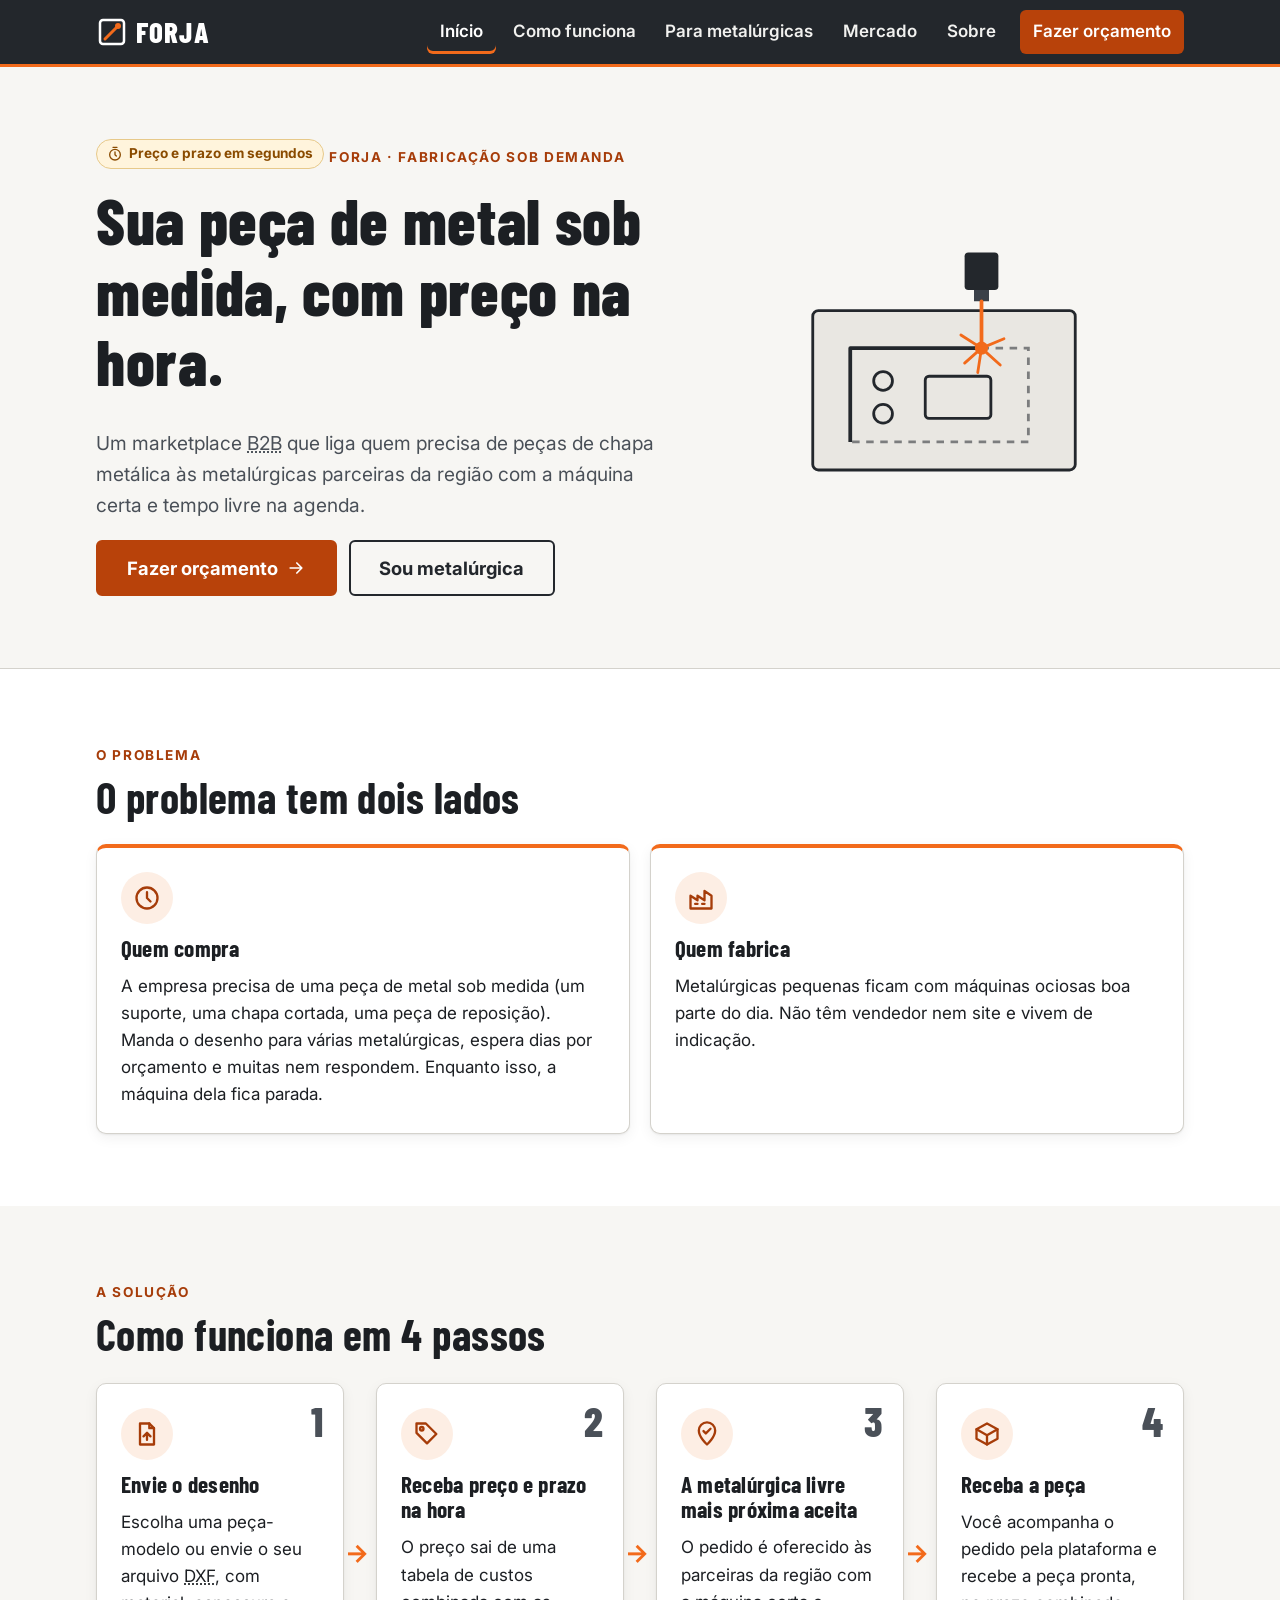
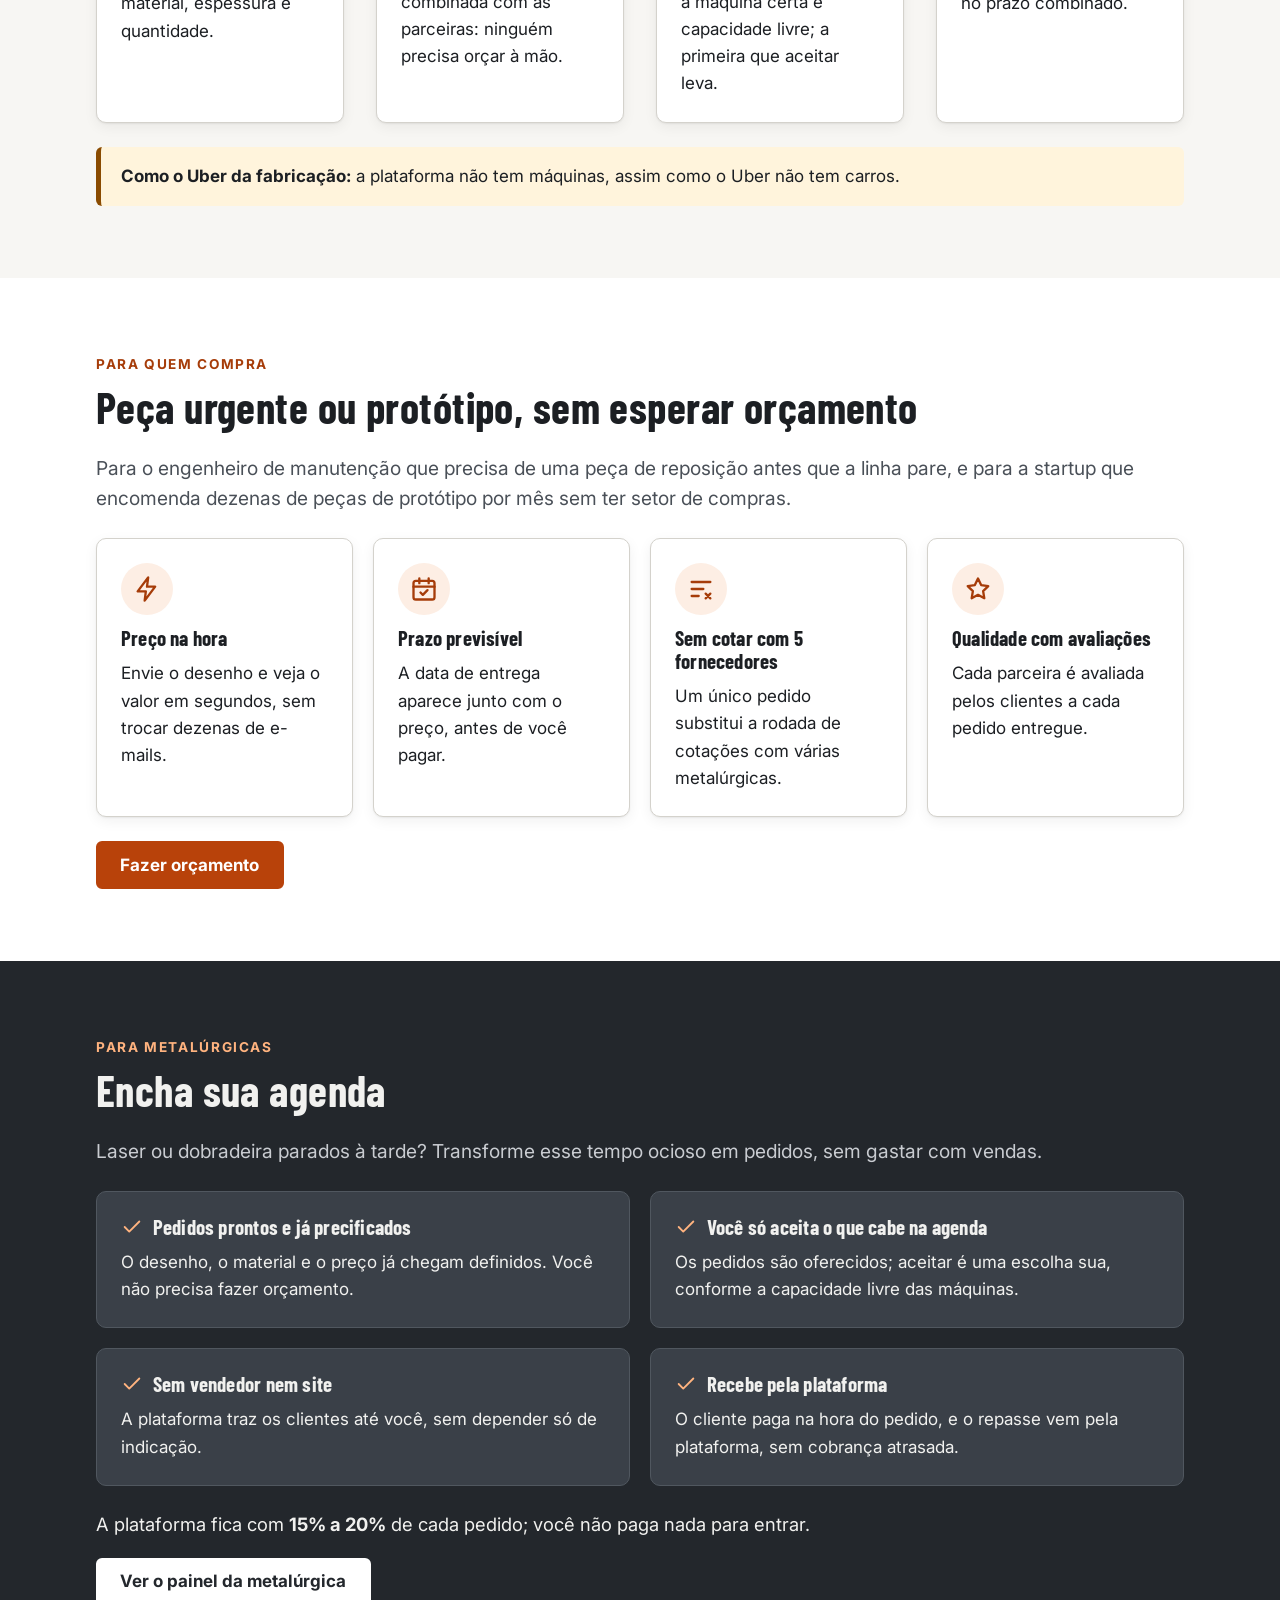
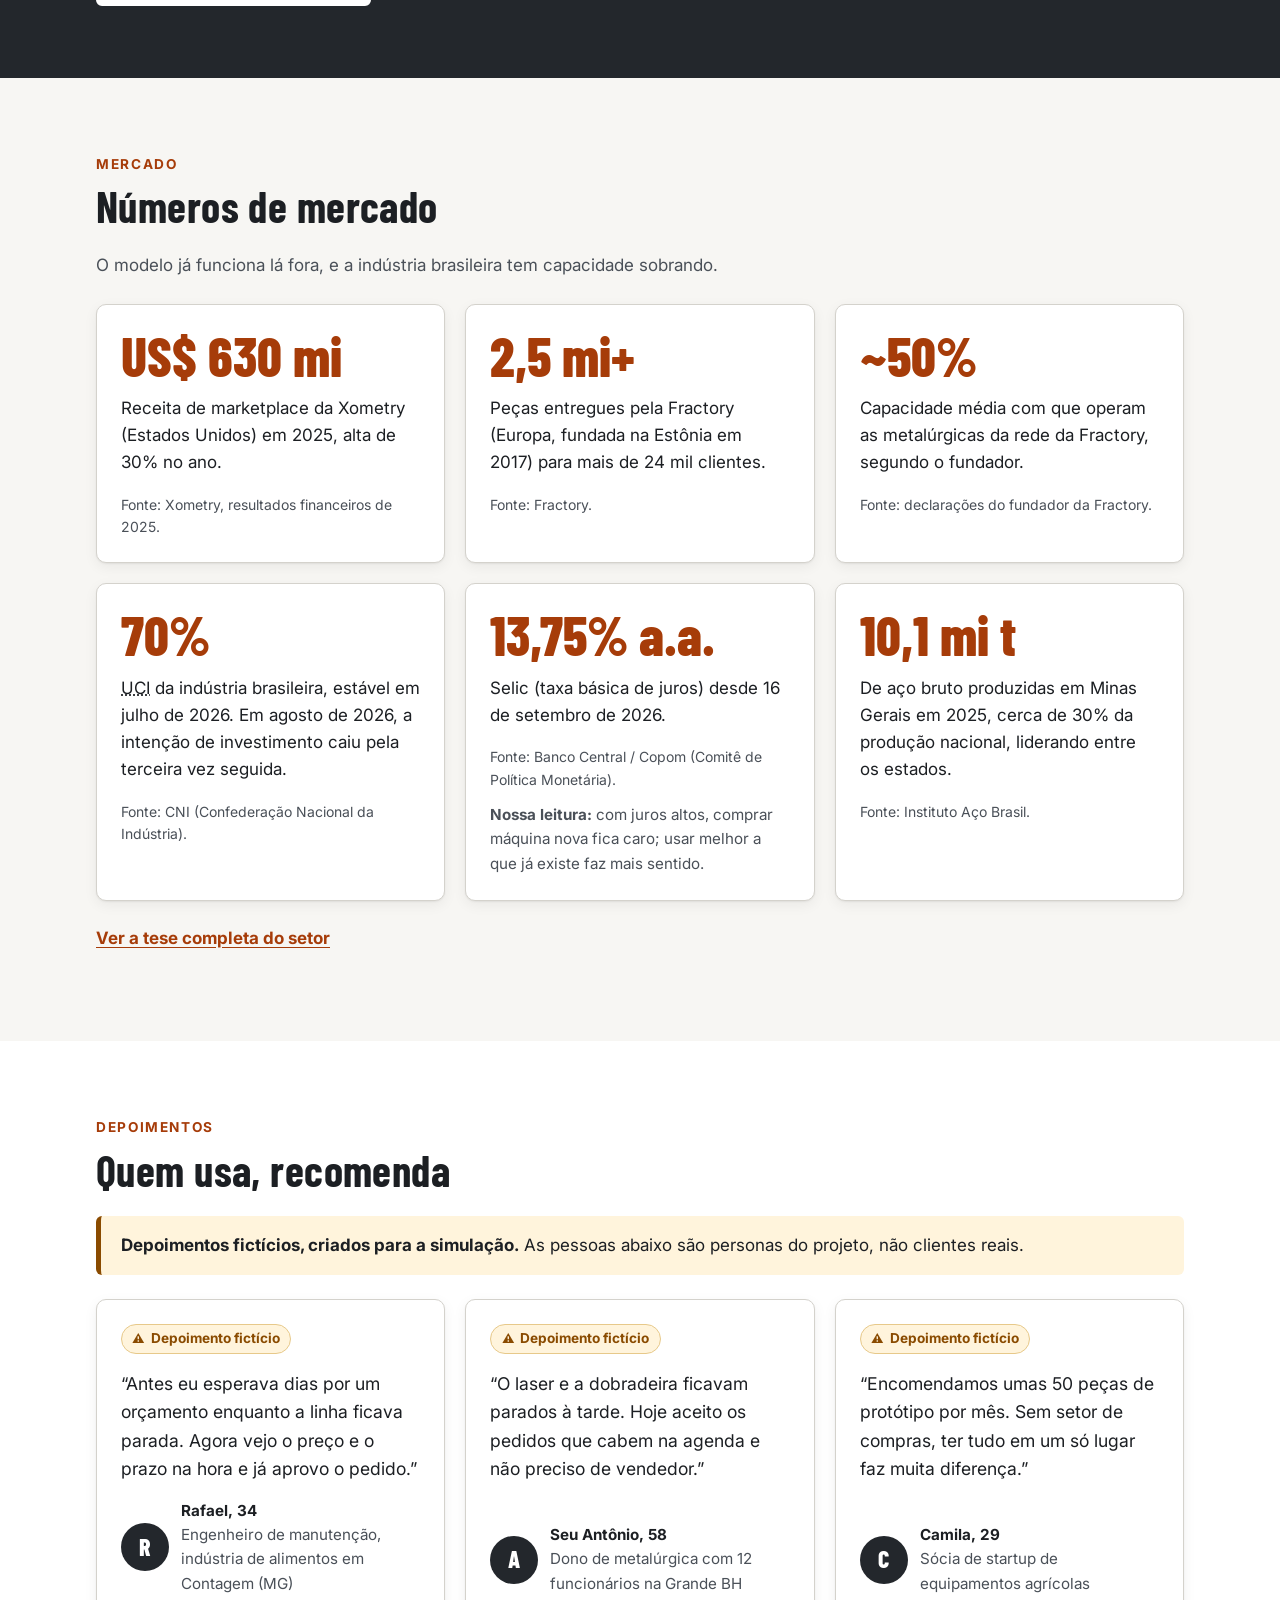
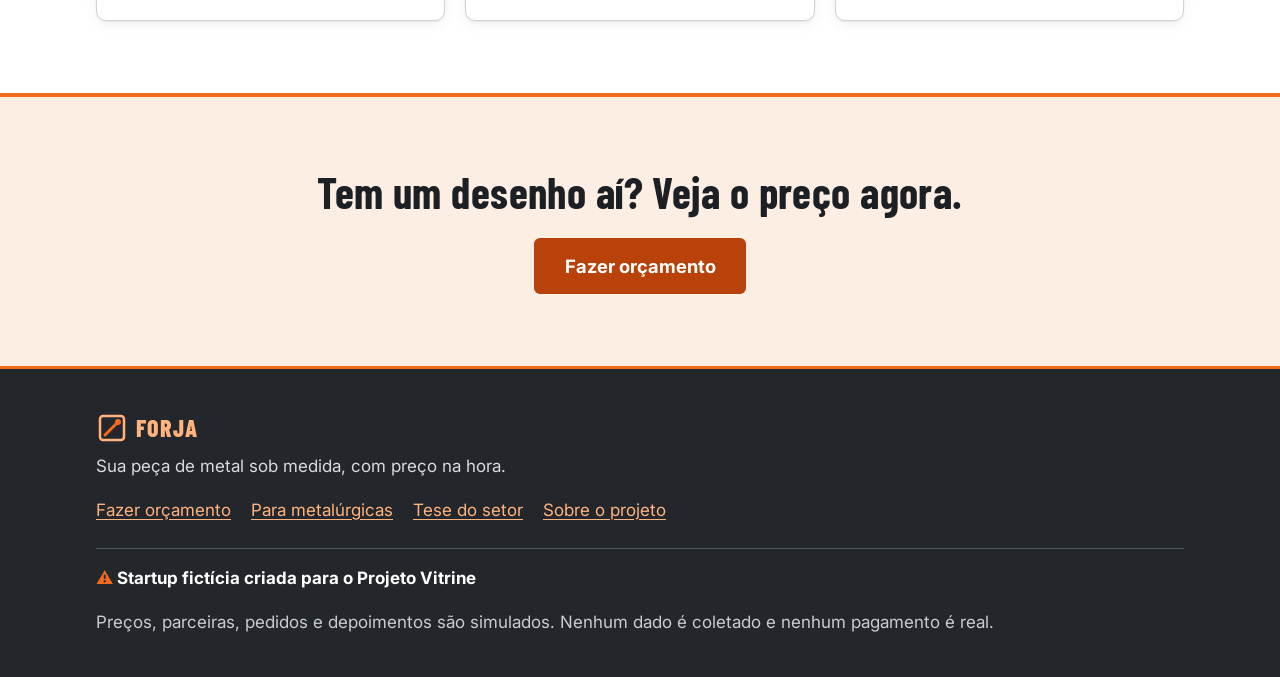
<file: index.html>
<!doctype html>
<html lang="pt-BR">
<head>
  <meta charset="utf-8">
  <meta name="viewport" content="width=device-width, initial-scale=1">
  <title>Forja · Início</title>
  <meta name="description" content="Marketplace B2B fictício de peças de metal sob medida: envie o desenho, receba preço e prazo na hora e uma metalúrgica parceira da região fabrica. Projeto Vitrine.">
  <link rel="icon" href="img/favicon.svg" type="image/svg+xml">
  <link rel="preconnect" href="https://fonts.googleapis.com">
  <link rel="preconnect" href="https://fonts.gstatic.com" crossorigin>
  <link rel="stylesheet" href="https://fonts.googleapis.com/css2?family=Barlow+Condensed:wght@600;700;800&family=Inter:wght@400;600;700&display=swap">
  <link rel="stylesheet" href="css/estilo.css">
  <link rel="stylesheet" href="css/index.css">
</head>
<body>
  <a class="pular-link" href="#conteudo">Pular para o conteúdo</a>

  <header class="cabecalho">
    <div class="container">
      <a class="logo" href="index.html">
        <svg viewBox="0 0 32 32" aria-hidden="true" focusable="false"><rect x="4" y="4" width="24" height="24" rx="3" fill="none" stroke="currentColor" stroke-width="2.5"/><path d="M9 23 L21 11" stroke="#f26a1b" stroke-width="3" stroke-linecap="round"/><circle cx="22" cy="10" r="3" fill="#f26a1b"/></svg>
        <span class="js-nome">Forja</span>
      </a>
      <button class="menu-botao" type="button" aria-expanded="false" aria-controls="menu-principal">
        <svg viewBox="0 0 24 24" aria-hidden="true" focusable="false" fill="none" stroke="currentColor" stroke-width="2" stroke-linecap="round"><path d="M4 6h16M4 12h16M4 18h16"/></svg>
        Menu
      </button>
      <nav id="menu-principal" class="menu" aria-label="Menu principal">
        <ul>
          <li><a href="index.html" aria-current="page">Início</a></li>
          <li><a href="index.html#como-funciona">Como funciona</a></li>
          <li><a href="parceiro.html">Para metalúrgicas</a></li>
          <li><a href="mercado.html">Mercado</a></li>
          <li><a href="sobre.html">Sobre</a></li>
          <li><a class="menu-cta" href="orcamento.html">Fazer orçamento</a></li>
        </ul>
      </nav>
    </div>
  </header>

  <main id="conteudo">

    <!-- ===== 1. HERÓI: proposta de valor ===== -->
    <section class="heroi" aria-labelledby="titulo-heroi">
      <div class="container heroi-grade">
        <div class="heroi-texto">
          <p class="selo heroi-selo">
            <svg viewBox="0 0 24 24" aria-hidden="true" focusable="false" fill="none" stroke="currentColor" stroke-width="2" stroke-linecap="round" stroke-linejoin="round"><circle cx="12" cy="13" r="8"/><path d="M12 9v4l2 2M9 2h6"/></svg>
            Preço e prazo em segundos
          </p>
          <p class="sobrelinha"><span class="js-nome">Forja</span> · fabricação sob demanda</p>
          <h1 id="titulo-heroi">Sua peça de metal sob medida, com preço na hora.</h1>
          <p class="texto-grande texto-suave">
            Um marketplace <abbr title="business to business: venda de empresa para empresa">B2B</abbr>
            que liga quem precisa de peças de chapa metálica às metalúrgicas parceiras da região
            com a máquina certa e tempo livre na agenda.
          </p>
          <div class="grupo-botoes">
            <a class="botao botao-grande" href="orcamento.html">
              Fazer orçamento
              <svg viewBox="0 0 24 24" aria-hidden="true" focusable="false" fill="none" stroke="currentColor" stroke-width="2" stroke-linecap="round" stroke-linejoin="round"><path d="M5 12h14M13 6l6 6-6 6"/></svg>
            </a>
            <a class="botao botao-secundario botao-grande" href="parceiro.html">Sou metalúrgica</a>
          </div>
        </div>

        <!-- Ilustração decorativa: chapa sendo cortada a laser (a faísca pisca via CSS) -->
        <div class="heroi-ilustracao">
          <svg viewBox="0 0 320 260" aria-hidden="true" focusable="false">
            <!-- chapa de fundo -->
            <rect x="20" y="70" width="280" height="170" rx="6" fill="#e9e7e2" stroke="#23272c" stroke-width="3"/>
            <!-- contorno da peça (já cortado: linha cheia) -->
            <path d="M60 210 V110 H200" fill="none" stroke="#23272c" stroke-width="4" stroke-linejoin="round"/>
            <!-- contorno ainda por cortar (tracejado) -->
            <path d="M200 110 H250 V210 H60" fill="none" stroke="#23272c" stroke-width="3" stroke-dasharray="8 7" opacity="0.55"/>
            <!-- furos da peça -->
            <circle cx="95" cy="145" r="10" fill="none" stroke="#23272c" stroke-width="3"/>
            <circle cx="95" cy="180" r="10" fill="none" stroke="#23272c" stroke-width="3"/>
            <rect x="140" y="140" width="70" height="45" rx="4" fill="none" stroke="#23272c" stroke-width="3"/>
            <!-- cabeçote do laser -->
            <rect x="182" y="8" width="36" height="40" rx="4" fill="#23272c"/>
            <rect x="192" y="48" width="16" height="12" fill="#3a4048"/>
            <!-- feixe do laser -->
            <line class="laser-feixe" x1="200" y1="60" x2="200" y2="108" stroke="#f26a1b" stroke-width="4" stroke-linecap="round"/>
            <!-- faísca no ponto de corte -->
            <g class="faisca">
              <circle cx="200" cy="110" r="7" fill="#f26a1b"/>
              <path d="M200 110 l-22 -14 M200 110 l24 -10 M200 110 l-18 16 M200 110 l20 18 M200 110 l-4 26" stroke="#f26a1b" stroke-width="3" stroke-linecap="round"/>
            </g>
          </svg>
        </div>
      </div>
    </section>

    <!-- ===== 2. O PROBLEMA (dois lados) ===== -->
    <section class="secao secao-clara" aria-labelledby="titulo-problema">
      <div class="container">
        <span class="sobrelinha">O problema</span>
        <h2 id="titulo-problema">O problema tem dois lados</h2>
        <div class="grade grade-2">
          <article class="cartao cartao-destaque">
            <span class="icone" aria-hidden="true">
              <svg viewBox="0 0 24 24" fill="none" stroke="currentColor" stroke-width="2" stroke-linecap="round" stroke-linejoin="round"><circle cx="12" cy="12" r="9"/><path d="M12 7v5l3 3"/></svg>
            </span>
            <h3>Quem compra</h3>
            <p>
              A empresa precisa de uma peça de metal sob medida (um suporte, uma chapa cortada, uma peça de reposição).
              Manda o desenho para várias metalúrgicas, espera dias por orçamento e muitas nem respondem.
              Enquanto isso, a máquina dela fica parada.
            </p>
          </article>
          <article class="cartao cartao-destaque">
            <span class="icone" aria-hidden="true">
              <svg viewBox="0 0 24 24" fill="none" stroke="currentColor" stroke-width="2" stroke-linecap="round" stroke-linejoin="round"><path d="M3 21V10l6 4V10l6 4V6l6 4v11z"/><path d="M7 17h2M13 17h2"/></svg>
            </span>
            <h3>Quem fabrica</h3>
            <p>
              Metalúrgicas pequenas ficam com máquinas ociosas boa parte do dia.
              Não têm vendedor nem site e vivem de indicação.
            </p>
          </article>
        </div>
      </div>
    </section>

    <!-- ===== 3. COMO FUNCIONA (4 passos) ===== -->
    <section class="secao" id="como-funciona" aria-labelledby="titulo-como">
      <div class="container">
        <span class="sobrelinha">A solução</span>
        <h2 id="titulo-como">Como funciona em 4 passos</h2>
        <ol class="passos" role="list">
          <li class="passo cartao">
            <span class="passo-numero" aria-hidden="true">1</span>
            <span class="icone" aria-hidden="true">
              <svg viewBox="0 0 24 24" fill="none" stroke="currentColor" stroke-width="2" stroke-linecap="round" stroke-linejoin="round"><path d="M14 3H6v18h12V7z"/><path d="M14 3v4h4M12 17v-6M9 14l3-3 3 3"/></svg>
            </span>
            <h3>Envie o desenho</h3>
            <p>Escolha uma peça-modelo ou envie o seu arquivo <abbr title="Drawing Exchange Format: formato de desenho técnico">DXF</abbr>, com material, espessura e quantidade.</p>
          </li>
          <li class="passo cartao">
            <span class="passo-numero" aria-hidden="true">2</span>
            <span class="icone" aria-hidden="true">
              <svg viewBox="0 0 24 24" fill="none" stroke="currentColor" stroke-width="2" stroke-linecap="round" stroke-linejoin="round"><path d="M20 12l-8 8-9-9V3h8z"/><circle cx="7.5" cy="7.5" r="1.5"/></svg>
            </span>
            <h3>Receba preço e prazo na hora</h3>
            <p>O preço sai de uma tabela de custos combinada com as parceiras: ninguém precisa orçar à mão.</p>
          </li>
          <li class="passo cartao">
            <span class="passo-numero" aria-hidden="true">3</span>
            <span class="icone" aria-hidden="true">
              <svg viewBox="0 0 24 24" fill="none" stroke="currentColor" stroke-width="2" stroke-linecap="round" stroke-linejoin="round"><path d="M12 21s-7-6.2-7-12a7 7 0 0 1 14 0c0 5.8-7 12-7 12z"/><path d="M9 9.5l2 2 4-4"/></svg>
            </span>
            <h3>A metalúrgica livre mais próxima aceita</h3>
            <p>O pedido é oferecido às parceiras da região com a máquina certa e capacidade livre; a primeira que aceitar leva.</p>
          </li>
          <li class="passo cartao">
            <span class="passo-numero" aria-hidden="true">4</span>
            <span class="icone" aria-hidden="true">
              <svg viewBox="0 0 24 24" fill="none" stroke="currentColor" stroke-width="2" stroke-linecap="round" stroke-linejoin="round"><path d="M21 8l-9-5-9 5v8l9 5 9-5z"/><path d="M3 8l9 5 9-5M12 13v8"/></svg>
            </span>
            <h3>Receba a peça</h3>
            <p>Você acompanha o pedido pela plataforma e recebe a peça pronta, no prazo combinado.</p>
          </li>
        </ol>
        <p class="aviso uber-nota">
          <strong>Como o Uber da fabricação:</strong> a plataforma não tem máquinas, assim como o Uber não tem carros.
        </p>
      </div>
    </section>

    <!-- ===== 4. PARA QUEM COMPRA ===== -->
    <section class="secao secao-clara" aria-labelledby="titulo-comprador">
      <div class="container">
        <span class="sobrelinha">Para quem compra</span>
        <h2 id="titulo-comprador">Peça urgente ou protótipo, sem esperar orçamento</h2>
        <p class="texto-grande texto-suave">
          Para o engenheiro de manutenção que precisa de uma peça de reposição antes que a linha pare,
          e para a startup que encomenda dezenas de peças de protótipo por mês sem ter setor de compras.
        </p>
        <ul class="grade grade-4 lista-beneficios" role="list">
          <li class="cartao">
            <span class="icone" aria-hidden="true">
              <svg viewBox="0 0 24 24" fill="none" stroke="currentColor" stroke-width="2" stroke-linecap="round" stroke-linejoin="round"><path d="M13 2L4 14h7l-1 8 9-12h-7z"/></svg>
            </span>
            <h3>Preço na hora</h3>
            <p>Envie o desenho e veja o valor em segundos, sem trocar dezenas de e-mails.</p>
          </li>
          <li class="cartao">
            <span class="icone" aria-hidden="true">
              <svg viewBox="0 0 24 24" fill="none" stroke="currentColor" stroke-width="2" stroke-linecap="round" stroke-linejoin="round"><rect x="3" y="5" width="18" height="16" rx="2"/><path d="M3 10h18M8 3v4M16 3v4M9 15l2 2 4-4"/></svg>
            </span>
            <h3>Prazo previsível</h3>
            <p>A data de entrega aparece junto com o preço, antes de você pagar.</p>
          </li>
          <li class="cartao">
            <span class="icone" aria-hidden="true">
              <svg viewBox="0 0 24 24" fill="none" stroke="currentColor" stroke-width="2" stroke-linecap="round" stroke-linejoin="round"><path d="M4 6h16M4 12h10M4 18h6"/><path d="M16 16l4 4M20 16l-4 4"/></svg>
            </span>
            <h3>Sem cotar com 5 fornecedores</h3>
            <p>Um único pedido substitui a rodada de cotações com várias metalúrgicas.</p>
          </li>
          <li class="cartao">
            <span class="icone" aria-hidden="true">
              <svg viewBox="0 0 24 24" fill="none" stroke="currentColor" stroke-width="2" stroke-linecap="round" stroke-linejoin="round"><path d="M12 3l2.7 5.6 6.1.9-4.4 4.3 1 6.1L12 17l-5.4 2.9 1-6.1-4.4-4.3 6.1-.9z"/></svg>
            </span>
            <h3>Qualidade com avaliações</h3>
            <p>Cada parceira é avaliada pelos clientes a cada pedido entregue.</p>
          </li>
        </ul>
        <div class="grupo-botoes">
          <a class="botao" href="orcamento.html">Fazer orçamento</a>
        </div>
      </div>
    </section>

    <!-- ===== 5. PARA METALÚRGICAS (seção escura) ===== -->
    <section class="secao secao-escura" aria-labelledby="titulo-metalurgicas">
      <div class="container">
        <span class="sobrelinha">Para metalúrgicas</span>
        <h2 id="titulo-metalurgicas">Encha sua agenda</h2>
        <p class="texto-grande texto-suave">
          Laser ou dobradeira parados à tarde? Transforme esse tempo ocioso em pedidos, sem gastar com vendas.
        </p>
        <ul class="grade grade-2 lista-beneficios" role="list">
          <li class="cartao">
            <h3>
              <svg class="icone-titulo" viewBox="0 0 24 24" aria-hidden="true" focusable="false" fill="none" stroke="currentColor" stroke-width="2" stroke-linecap="round" stroke-linejoin="round"><path d="M20 6L9 17l-5-5"/></svg>
              Pedidos prontos e já precificados
            </h3>
            <p>O desenho, o material e o preço já chegam definidos. Você não precisa fazer orçamento.</p>
          </li>
          <li class="cartao">
            <h3>
              <svg class="icone-titulo" viewBox="0 0 24 24" aria-hidden="true" focusable="false" fill="none" stroke="currentColor" stroke-width="2" stroke-linecap="round" stroke-linejoin="round"><path d="M20 6L9 17l-5-5"/></svg>
              Você só aceita o que cabe na agenda
            </h3>
            <p>Os pedidos são oferecidos; aceitar é uma escolha sua, conforme a capacidade livre das máquinas.</p>
          </li>
          <li class="cartao">
            <h3>
              <svg class="icone-titulo" viewBox="0 0 24 24" aria-hidden="true" focusable="false" fill="none" stroke="currentColor" stroke-width="2" stroke-linecap="round" stroke-linejoin="round"><path d="M20 6L9 17l-5-5"/></svg>
              Sem vendedor nem site
            </h3>
            <p>A plataforma traz os clientes até você, sem depender só de indicação.</p>
          </li>
          <li class="cartao">
            <h3>
              <svg class="icone-titulo" viewBox="0 0 24 24" aria-hidden="true" focusable="false" fill="none" stroke="currentColor" stroke-width="2" stroke-linecap="round" stroke-linejoin="round"><path d="M20 6L9 17l-5-5"/></svg>
              Recebe pela plataforma
            </h3>
            <p>O cliente paga na hora do pedido, e o repasse vem pela plataforma, sem cobrança atrasada.</p>
          </li>
        </ul>
        <p class="comissao-nota">
          A plataforma fica com <strong><span data-dado="comissaoFaixa">15% a 20%</span></strong> de cada pedido; você não paga nada para entrar.
        </p>
        <div class="grupo-botoes">
          <a class="botao botao-claro" href="parceiro.html">Ver o painel da metalúrgica</a>
        </div>
      </div>
    </section>

    <!-- ===== 6. NÚMEROS DE MERCADO (sempre com fonte) ===== -->
    <section class="secao" aria-labelledby="titulo-mercado">
      <div class="container">
        <span class="sobrelinha">Mercado</span>
        <h2 id="titulo-mercado">Números de mercado</h2>
        <p class="texto-suave">O modelo já funciona lá fora, e a indústria brasileira tem capacidade sobrando.</p>
        <ul class="grade grade-3 lista-numeros" role="list">
          <li class="cartao">
            <span class="numero-grande">US$ 630 <abbr title="milhões">mi</abbr></span>
            <p>Receita de marketplace da Xometry (Estados Unidos) em 2025, alta de 30% no ano.</p>
            <span class="fonte">Fonte: Xometry, resultados financeiros de 2025.</span>
          </li>
          <li class="cartao">
            <span class="numero-grande">2,5 <abbr title="milhões">mi</abbr>+</span>
            <p>Peças entregues pela Fractory (Europa, fundada na Estônia em 2017) para mais de 24 mil clientes.</p>
            <span class="fonte">Fonte: Fractory.</span>
          </li>
          <li class="cartao">
            <span class="numero-grande">~50%</span>
            <p>Capacidade média com que operam as metalúrgicas da rede da Fractory, segundo o fundador.</p>
            <span class="fonte">Fonte: declarações do fundador da Fractory.</span>
          </li>
          <li class="cartao">
            <span class="numero-grande">70%</span>
            <p>
              <abbr title="Utilização da Capacidade Instalada">UCI</abbr> da indústria brasileira, estável em julho de 2026.
              Em agosto de 2026, a intenção de investimento caiu pela terceira vez seguida.
            </p>
            <span class="fonte">Fonte: CNI (Confederação Nacional da Indústria).</span>
          </li>
          <li class="cartao">
            <span class="numero-grande">13,75% <abbr title="ao ano">a.a.</abbr></span>
            <p>Selic (taxa básica de juros) desde 16 de setembro de 2026.</p>
            <span class="fonte">Fonte: Banco Central / Copom (Comitê de Política Monetária).</span>
            <p class="leitura texto-suave"><strong>Nossa leitura:</strong> com juros altos, comprar máquina nova fica caro; usar melhor a que já existe faz mais sentido.</p>
          </li>
          <li class="cartao">
            <span class="numero-grande">10,1 <abbr title="milhões de toneladas">mi t</abbr></span>
            <p>De aço bruto produzidas em Minas Gerais em 2025, cerca de 30% da produção nacional, liderando entre os estados.</p>
            <span class="fonte">Fonte: Instituto Aço Brasil.</span>
          </li>
        </ul>
        <p class="link-tese">
          <a href="mercado.html">Ver a tese completa do setor</a>
        </p>
      </div>
    </section>

    <!-- ===== 7. DEPOIMENTOS (fictícios) ===== -->
    <section class="secao secao-clara" aria-labelledby="titulo-depoimentos">
      <div class="container">
        <span class="sobrelinha">Depoimentos</span>
        <h2 id="titulo-depoimentos">Quem usa, recomenda</h2>
        <p class="aviso"><strong>Depoimentos fictícios, criados para a simulação.</strong> As pessoas abaixo são personas do projeto, não clientes reais.</p>
        <div class="grade grade-3 depoimentos">
          <figure class="cartao depoimento">
            <span class="selo selo-ficticio">Depoimento fictício</span>
            <blockquote>
              <p>“Antes eu esperava dias por um orçamento enquanto a linha ficava parada. Agora vejo o preço e o prazo na hora e já aprovo o pedido.”</p>
            </blockquote>
            <figcaption>
              <span class="avatar" aria-hidden="true">R</span>
              <span><strong>Rafael, 34</strong><br>Engenheiro de manutenção, indústria de alimentos em Contagem (MG)</span>
            </figcaption>
          </figure>
          <figure class="cartao depoimento">
            <span class="selo selo-ficticio">Depoimento fictício</span>
            <blockquote>
              <p>“O laser e a dobradeira ficavam parados à tarde. Hoje aceito os pedidos que cabem na agenda e não preciso de vendedor.”</p>
            </blockquote>
            <figcaption>
              <span class="avatar" aria-hidden="true">A</span>
              <span><strong>Seu Antônio, 58</strong><br>Dono de metalúrgica com 12 funcionários na Grande BH</span>
            </figcaption>
          </figure>
          <figure class="cartao depoimento">
            <span class="selo selo-ficticio">Depoimento fictício</span>
            <blockquote>
              <p>“Encomendamos umas 50 peças de protótipo por mês. Sem setor de compras, ter tudo em um só lugar faz muita diferença.”</p>
            </blockquote>
            <figcaption>
              <span class="avatar" aria-hidden="true">C</span>
              <span><strong>Camila, 29</strong><br>Sócia de startup de equipamentos agrícolas</span>
            </figcaption>
          </figure>
        </div>
      </div>
    </section>

    <!-- ===== 8. CHAMADA FINAL ===== -->
    <section class="secao chamada-final" aria-labelledby="titulo-chamada">
      <div class="container">
        <h2 id="titulo-chamada">Tem um desenho aí? Veja o preço agora.</h2>
        <div class="grupo-botoes">
          <a class="botao botao-grande" href="orcamento.html">Fazer orçamento</a>
        </div>
      </div>
    </section>

  </main>

  <footer class="rodape">
    <div class="container">
      <a class="logo" href="index.html">
        <svg viewBox="0 0 32 32" aria-hidden="true" focusable="false"><rect x="4" y="4" width="24" height="24" rx="3" fill="none" stroke="currentColor" stroke-width="2.5"/><path d="M9 23 L21 11" stroke="#f26a1b" stroke-width="3" stroke-linecap="round"/><circle cx="22" cy="10" r="3" fill="#f26a1b"/></svg>
        <span class="js-nome">Forja</span>
      </a>
      <p class="js-frase">Sua peça de metal sob medida, com preço na hora.</p>
      <ul class="rodape-links">
        <li><a href="orcamento.html">Fazer orçamento</a></li>
        <li><a href="parceiro.html">Para metalúrgicas</a></li>
        <li><a href="mercado.html">Tese do setor</a></li>
        <li><a href="sobre.html">Sobre o projeto</a></li>
      </ul>
      <p class="rodape-aviso js-aviso">Startup fictícia criada para o Projeto Vitrine</p>
      <p class="texto-suave" style="color:#c9ccd1">Preços, parceiras, pedidos e depoimentos são simulados. Nenhum dado é coletado e nenhum pagamento é real.</p>
    </div>
  </footer>

  <script src="js/config.js"></script>
  <script src="data/precos.js"></script>
  <script src="data/materiais.js"></script>
  <script src="data/parceiros.js"></script>
  <script src="js/comum.js"></script>
</body>
</html>
</file>
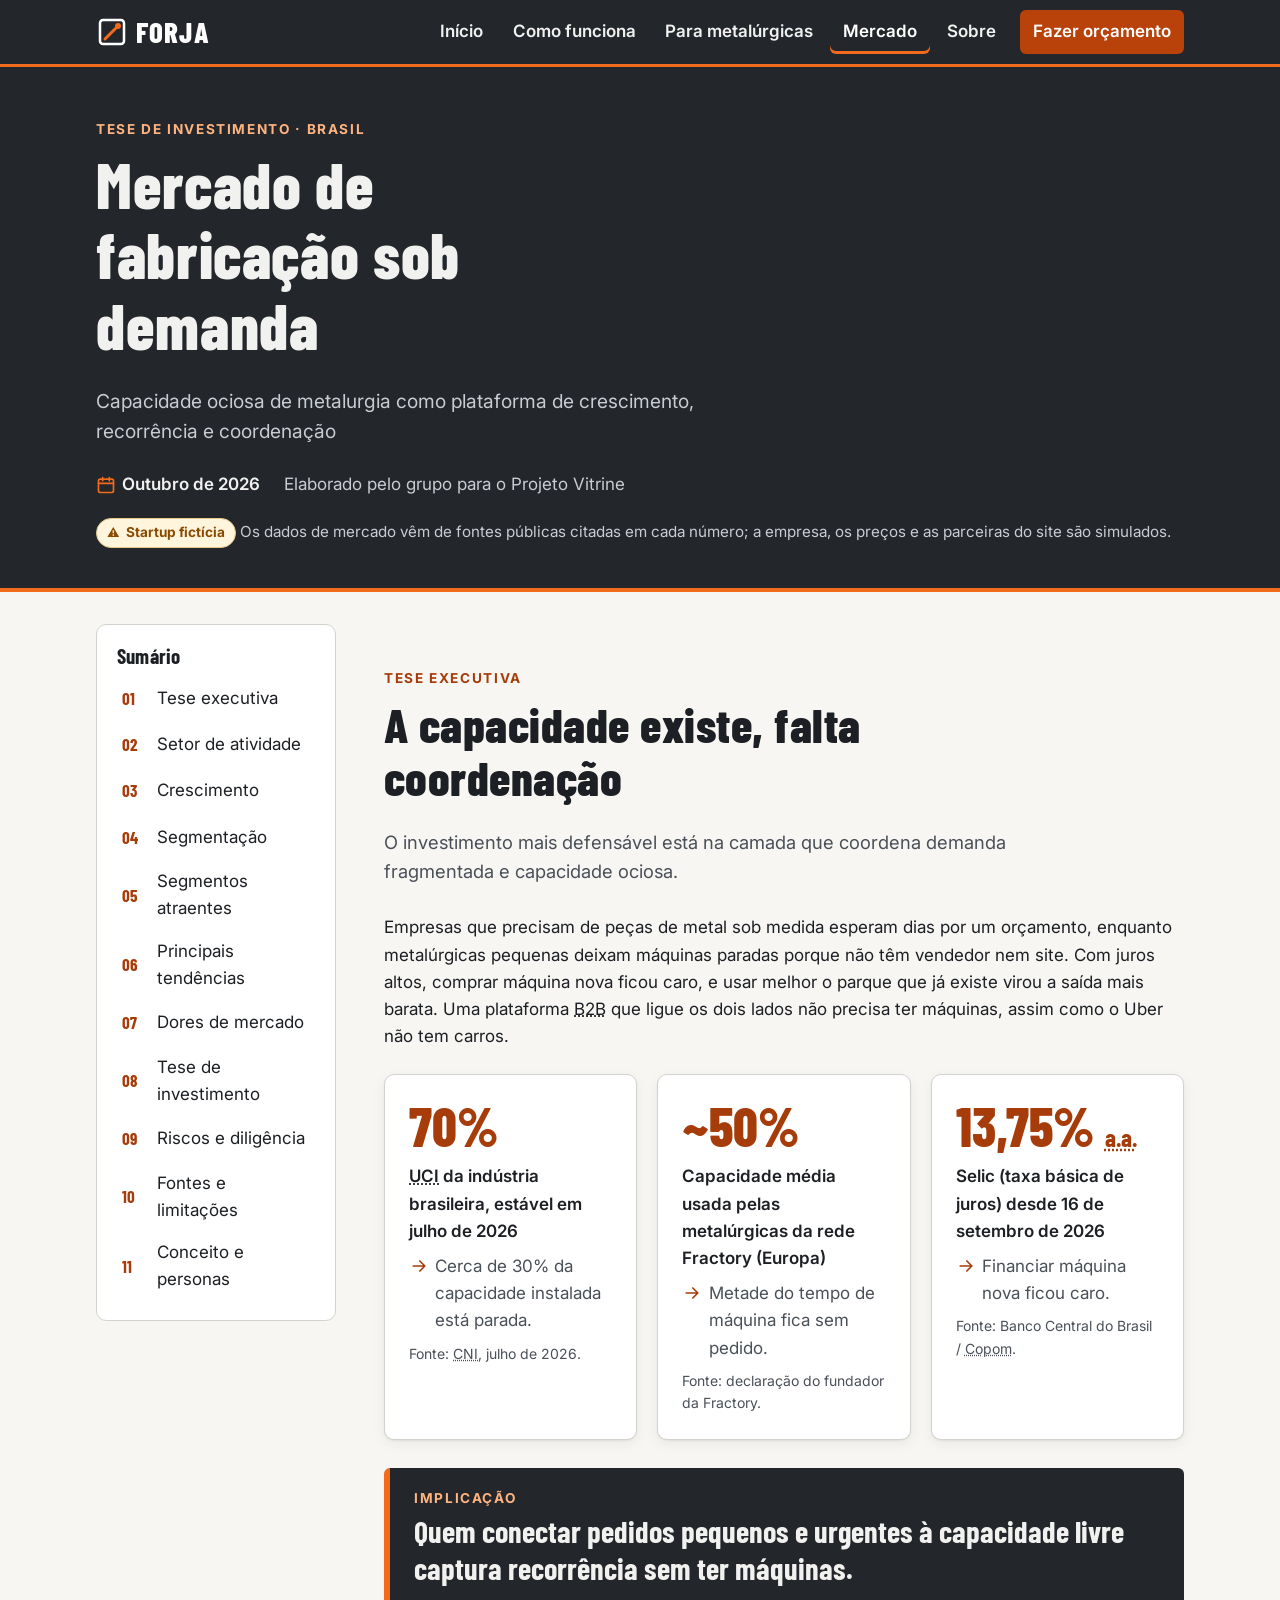
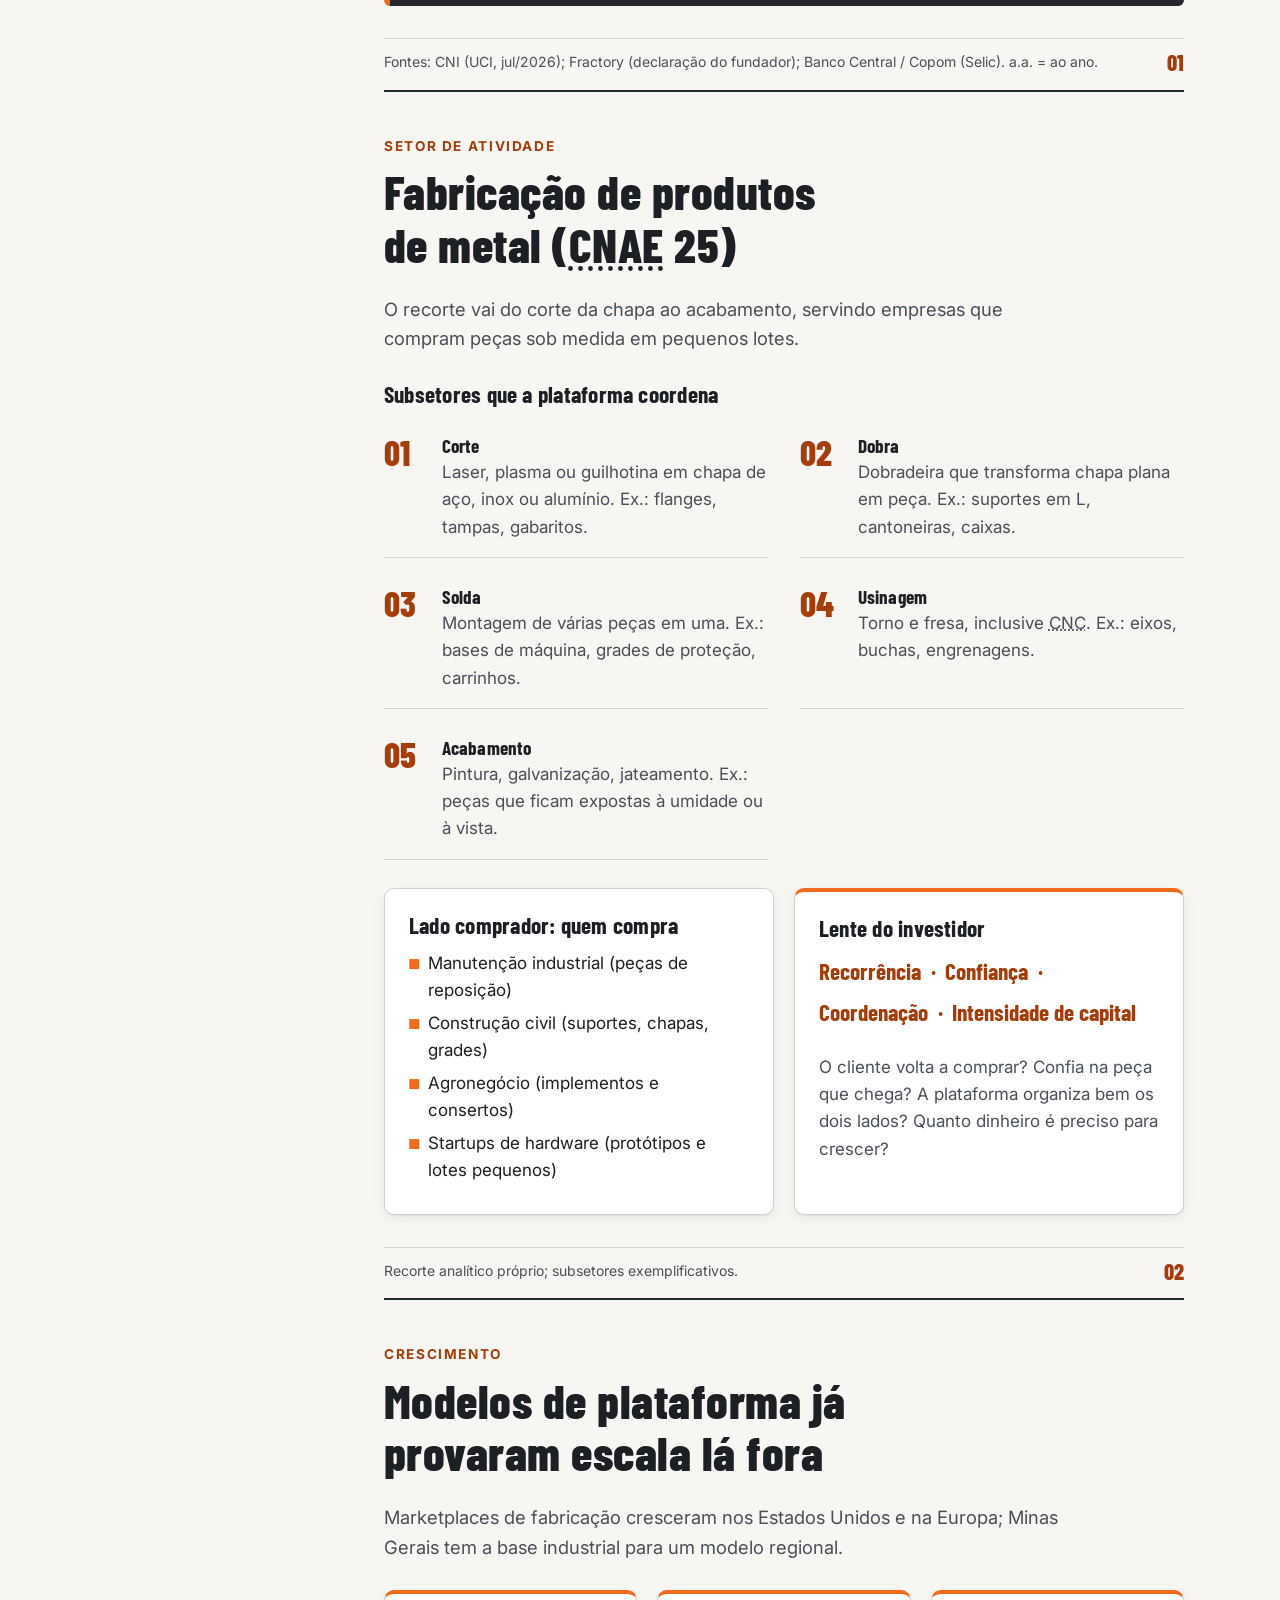
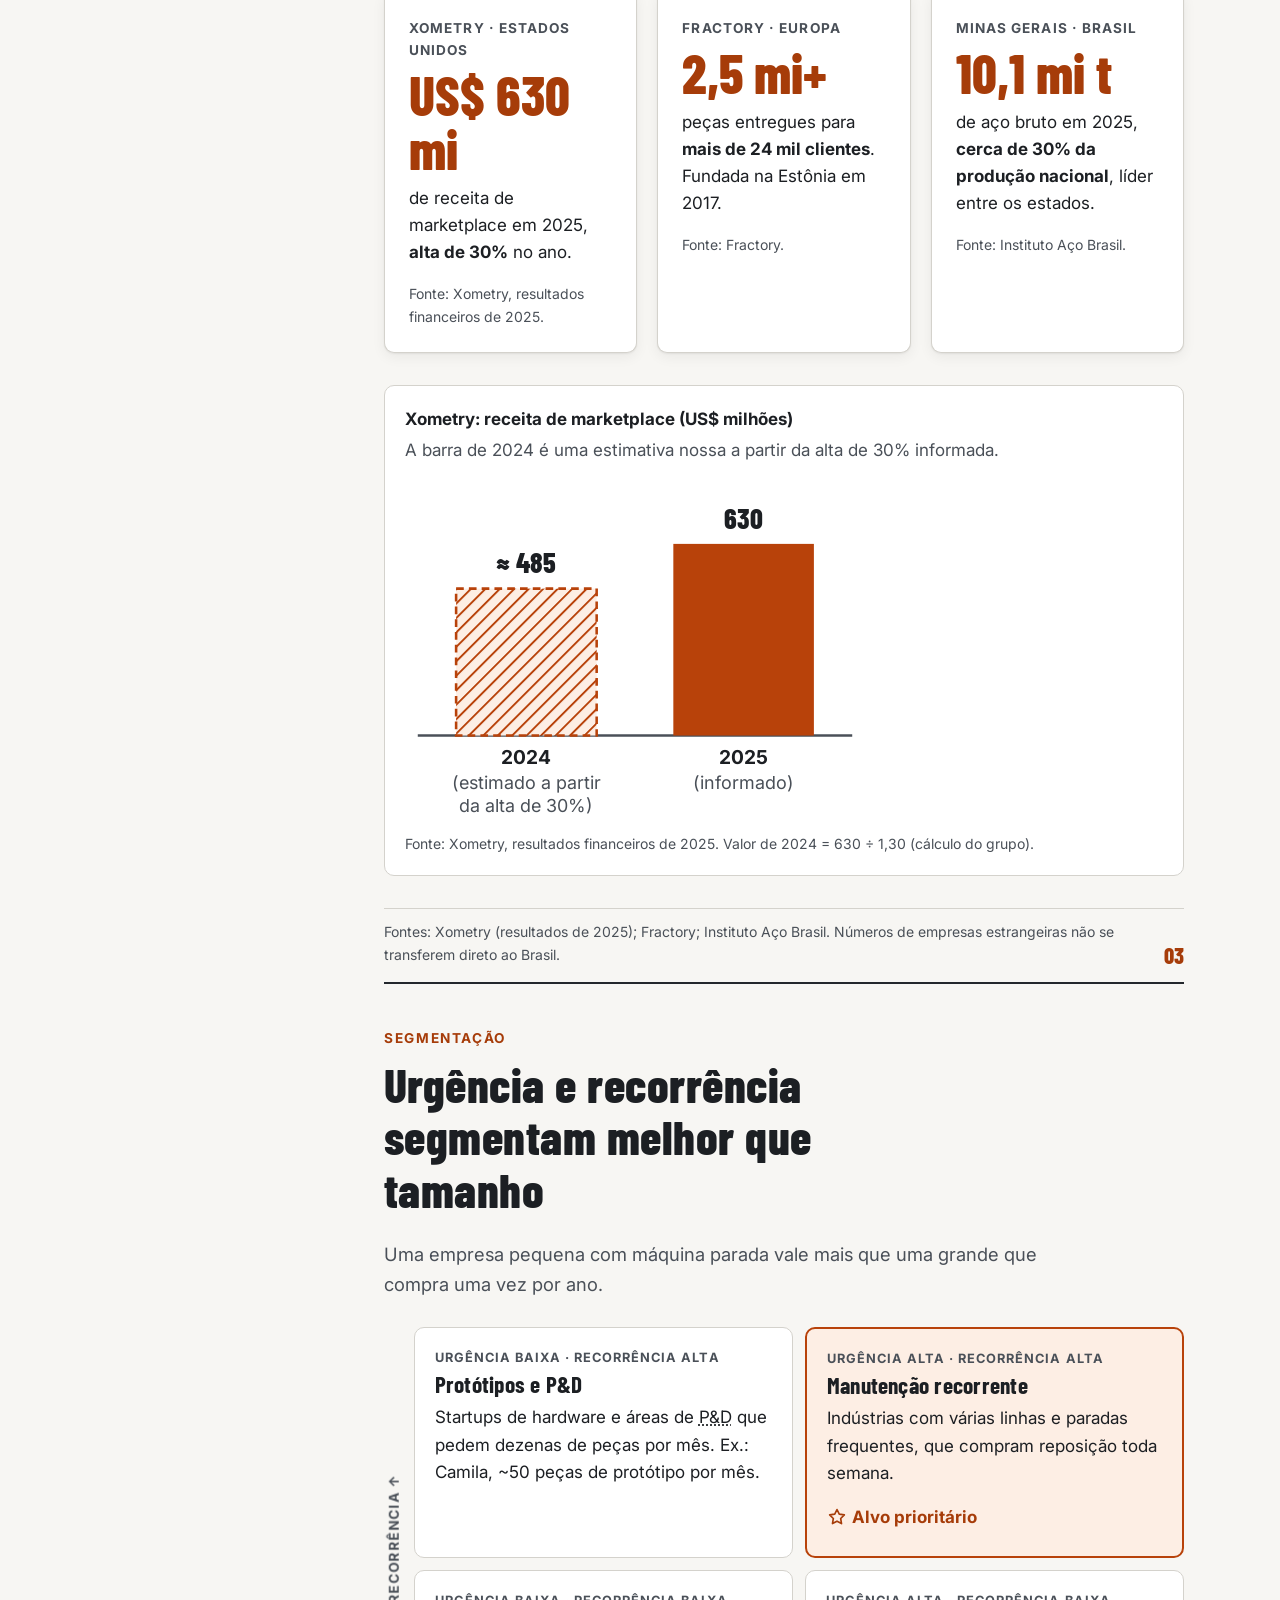
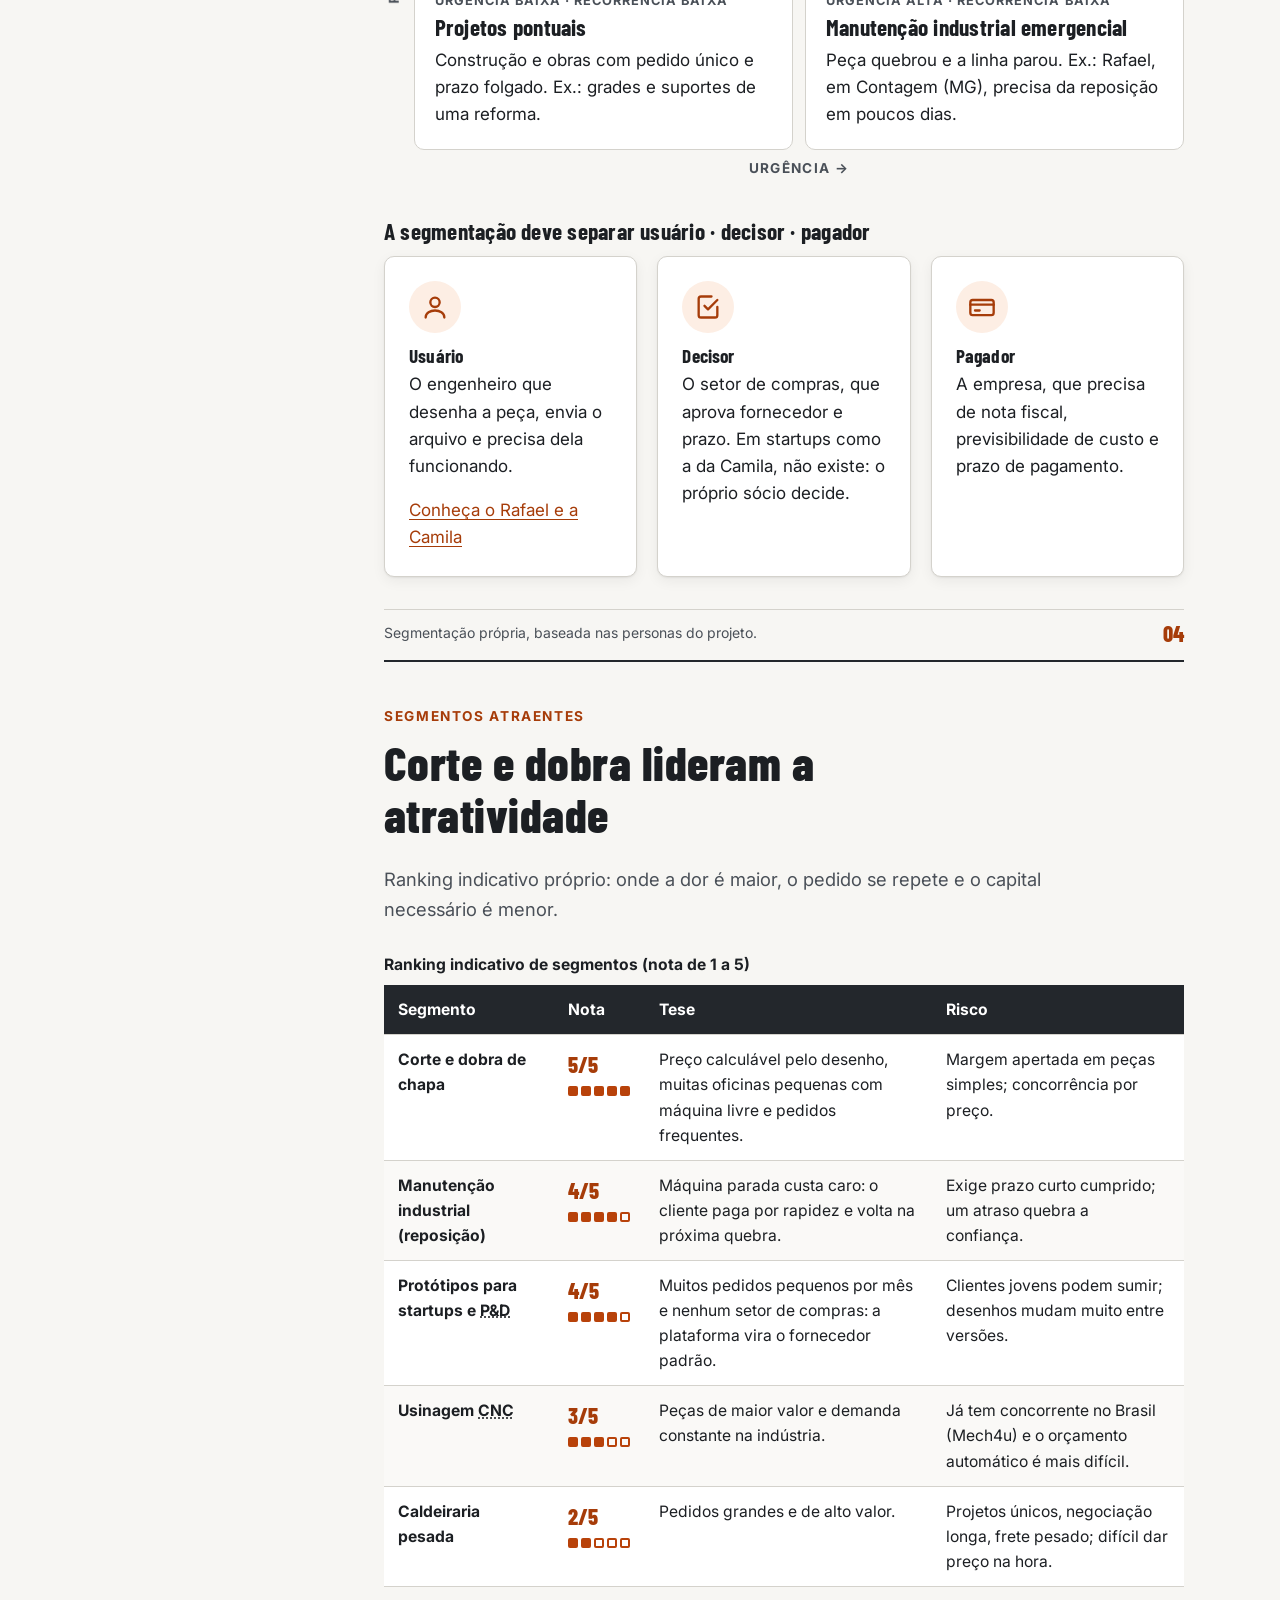
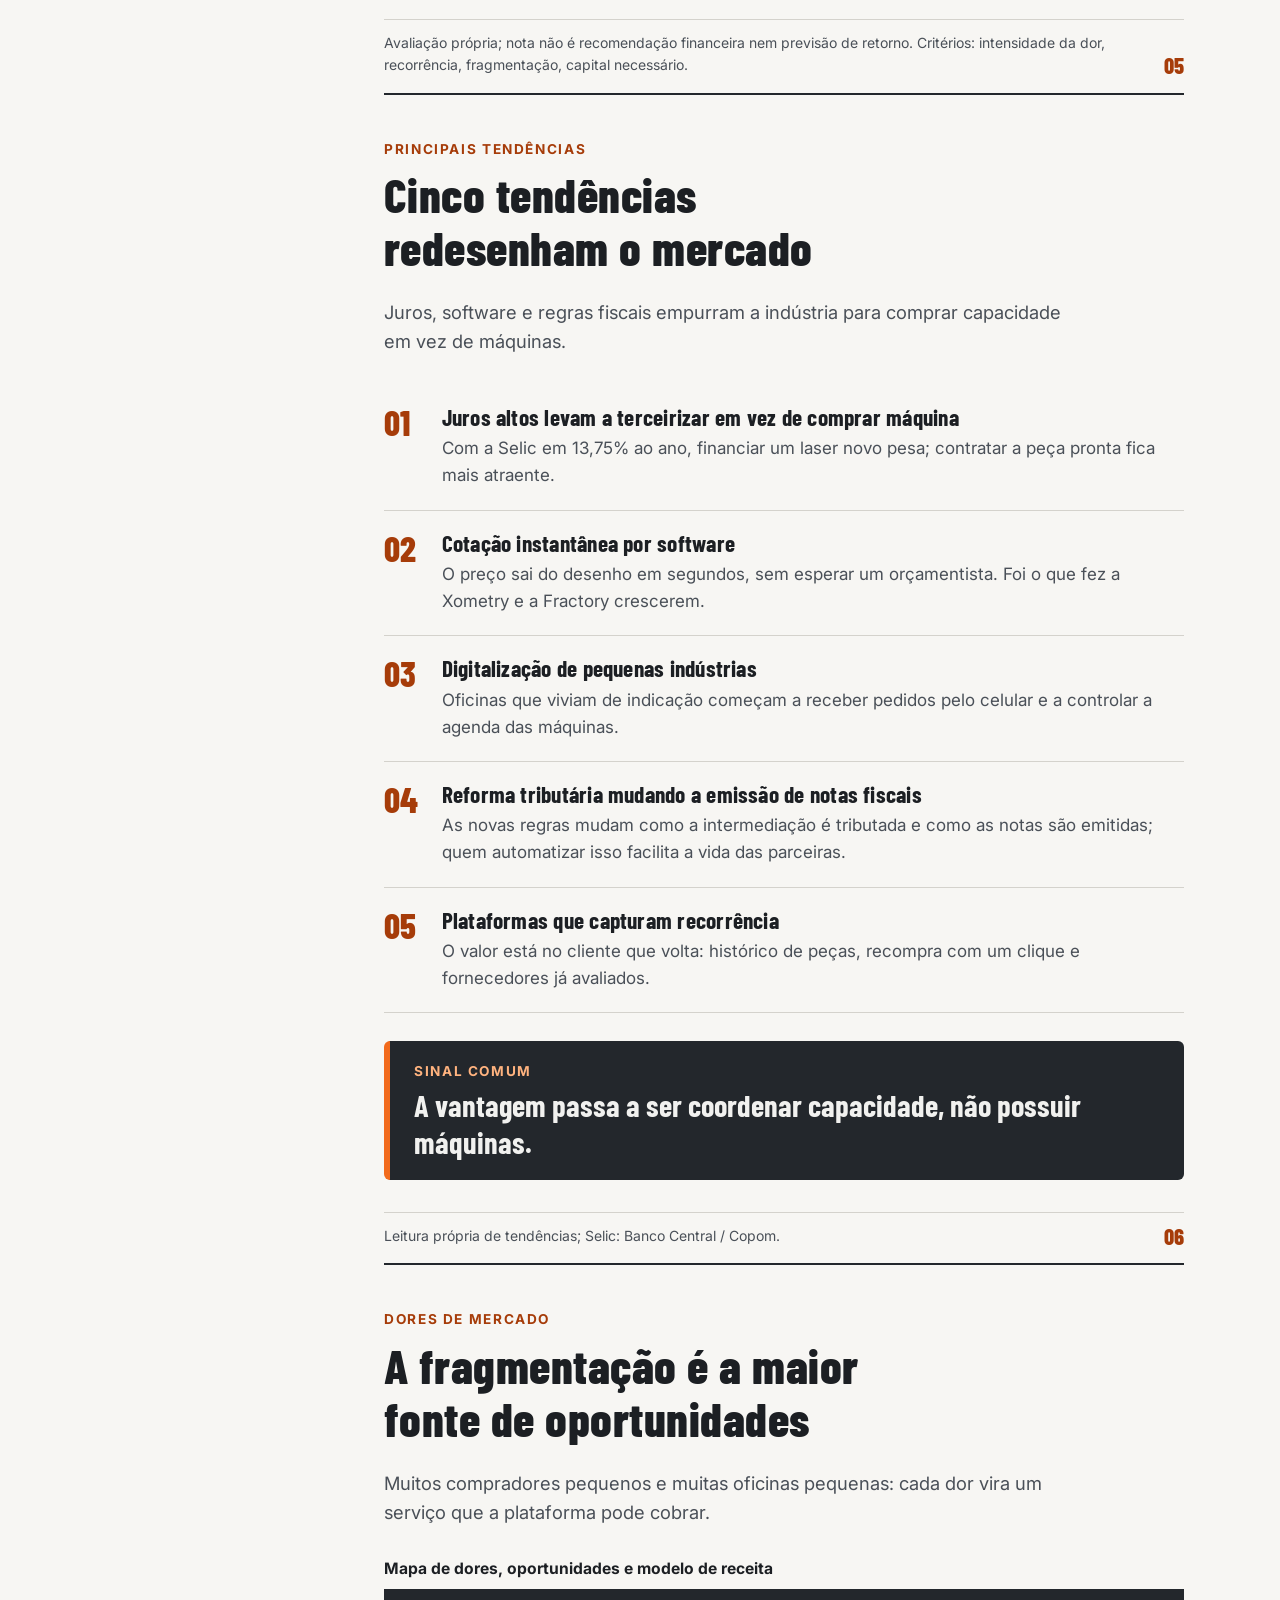
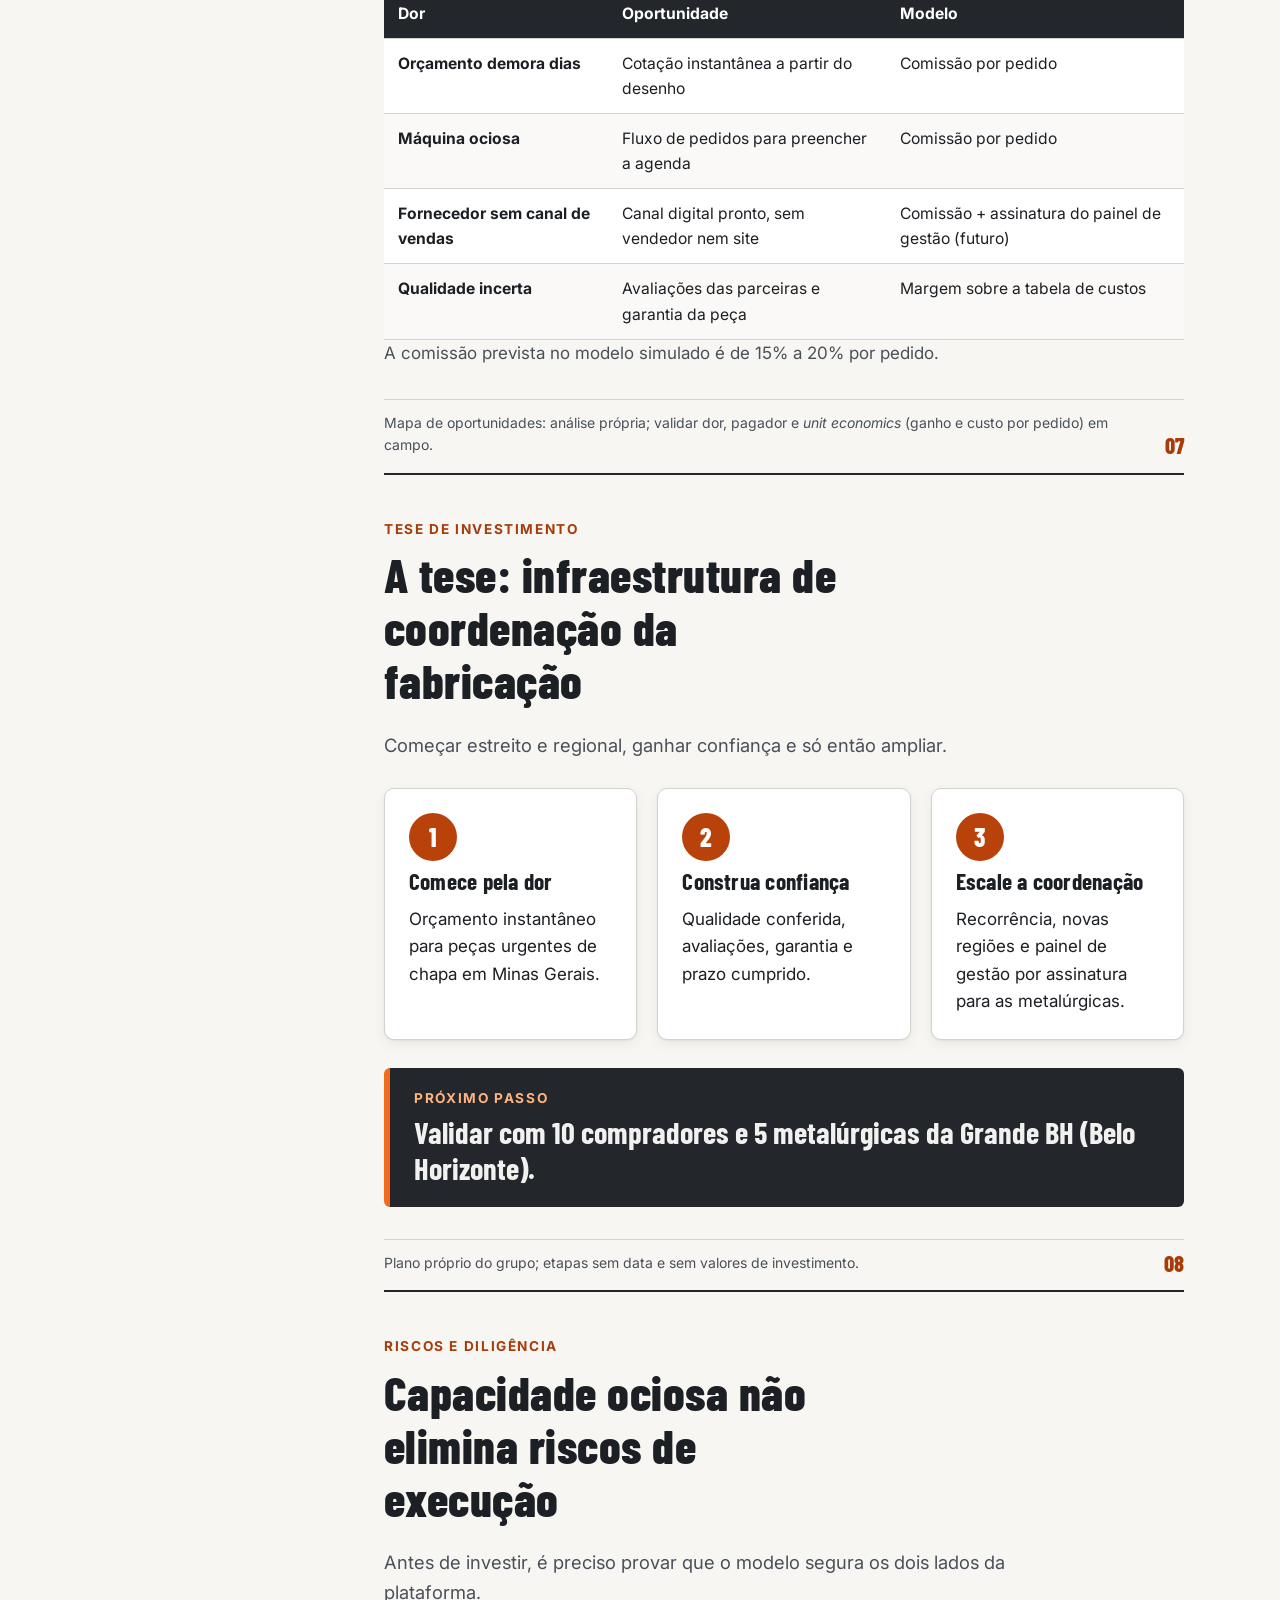
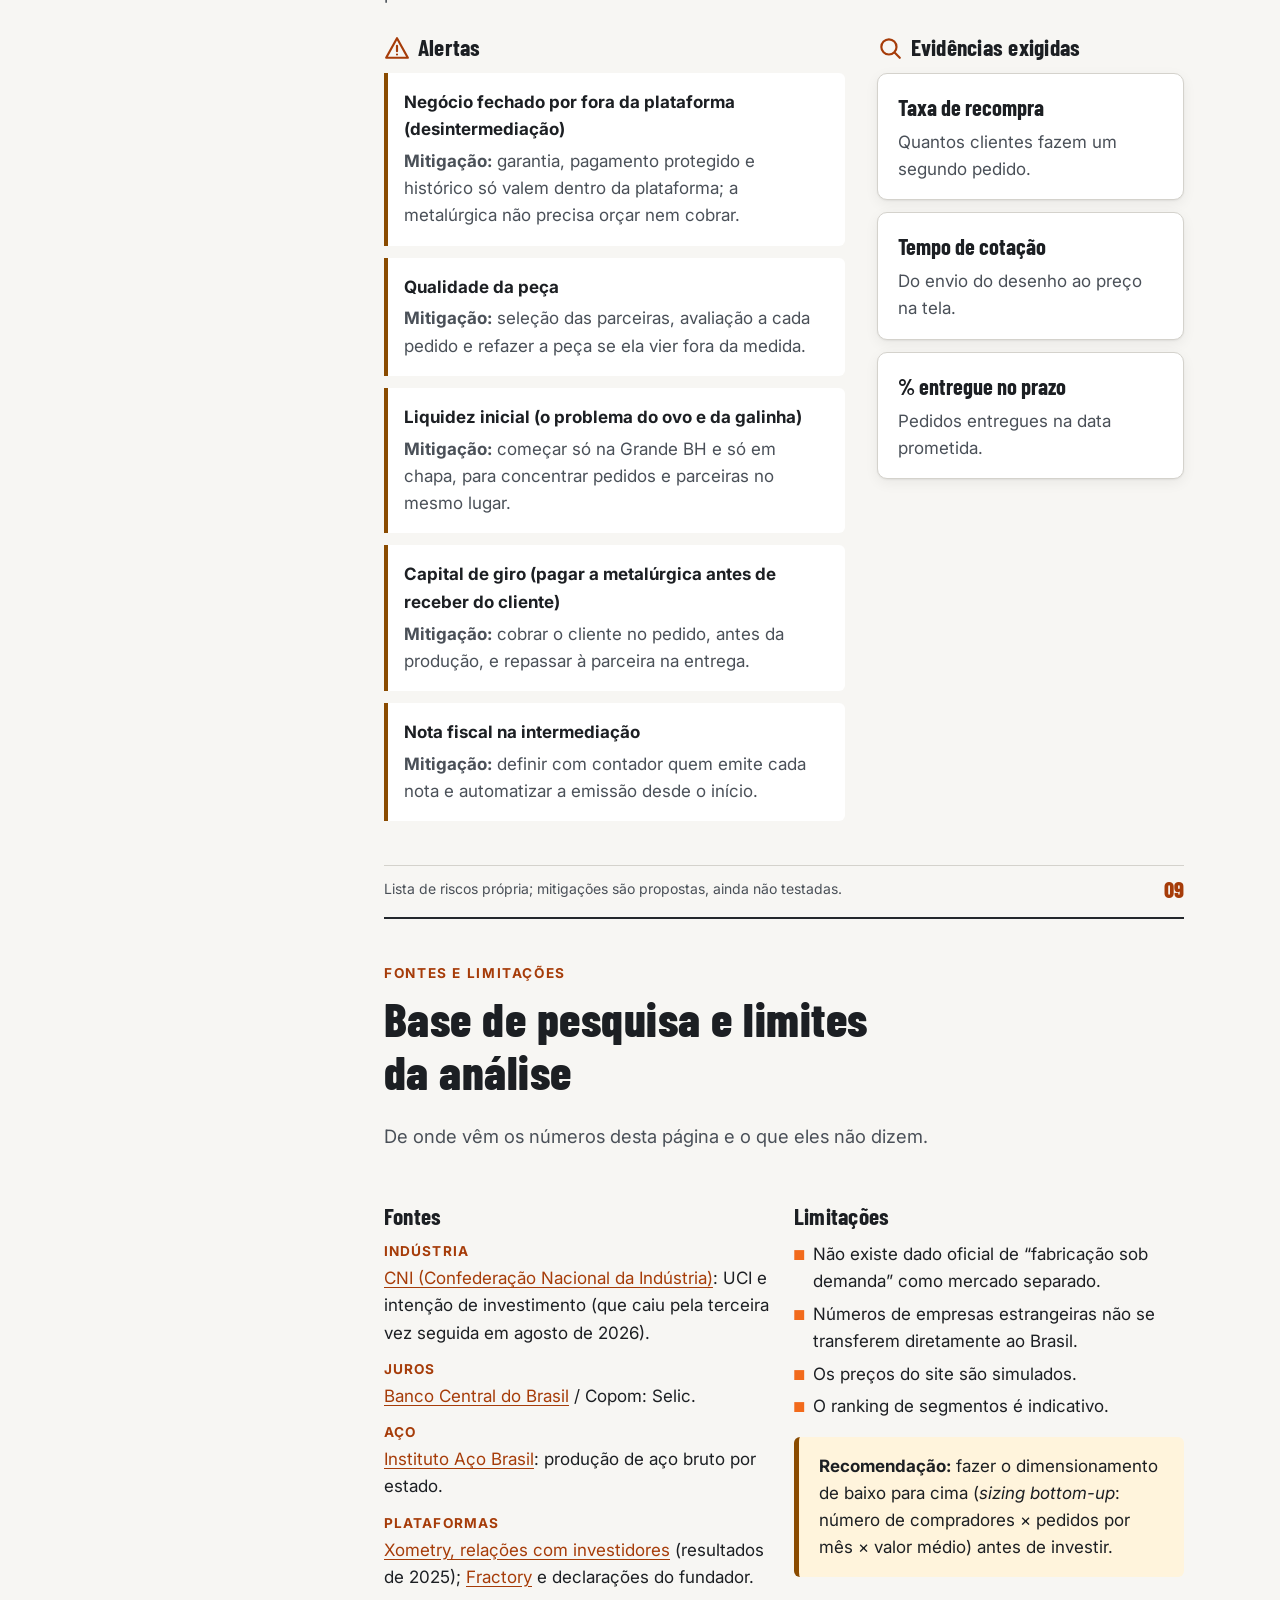
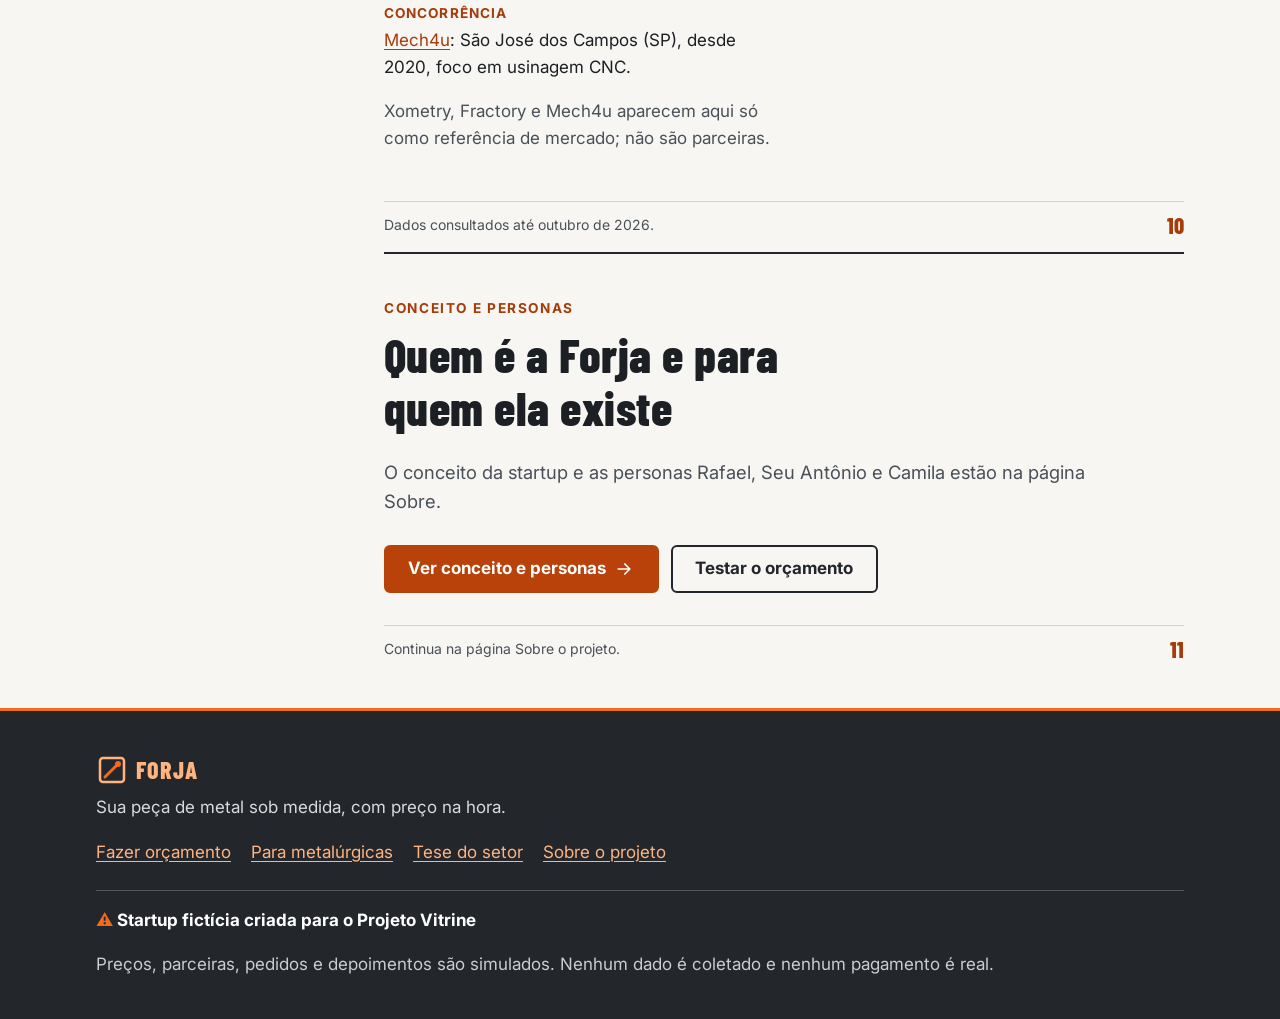
<file: mercado.html>
<!doctype html>
<html lang="pt-BR">
<head>
  <meta charset="utf-8">
  <meta name="viewport" content="width=device-width, initial-scale=1">
  <title>Forja · Mercado</title>
  <meta name="description" content="Tese de investimento do setor: capacidade ociosa de metalurgia como plataforma de crescimento, recorrência e coordenação. Dados de mercado com fontes e limitações da análise.">
  <link rel="icon" href="img/favicon.svg" type="image/svg+xml">
  <link rel="preconnect" href="https://fonts.googleapis.com">
  <link rel="preconnect" href="https://fonts.gstatic.com" crossorigin>
  <link rel="stylesheet" href="https://fonts.googleapis.com/css2?family=Barlow+Condensed:wght@600;700;800&family=Inter:wght@400;600;700&display=swap">
  <link rel="stylesheet" href="css/estilo.css">
  <link rel="stylesheet" href="css/mercado.css">
</head>
<body>
  <a class="pular-link" href="#conteudo">Pular para o conteúdo</a>

  <header class="cabecalho">
    <div class="container">
      <a class="logo" href="index.html">
        <svg viewBox="0 0 32 32" aria-hidden="true" focusable="false"><rect x="4" y="4" width="24" height="24" rx="3" fill="none" stroke="currentColor" stroke-width="2.5"/><path d="M9 23 L21 11" stroke="#f26a1b" stroke-width="3" stroke-linecap="round"/><circle cx="22" cy="10" r="3" fill="#f26a1b"/></svg>
        <span class="js-nome">Forja</span>
      </a>
      <button class="menu-botao" type="button" aria-expanded="false" aria-controls="menu-principal">
        <svg viewBox="0 0 24 24" aria-hidden="true" focusable="false" fill="none" stroke="currentColor" stroke-width="2" stroke-linecap="round"><path d="M4 6h16M4 12h16M4 18h16"/></svg>
        Menu
      </button>
      <nav id="menu-principal" class="menu" aria-label="Menu principal">
        <ul>
          <li><a href="index.html">Início</a></li>
          <li><a href="index.html#como-funciona">Como funciona</a></li>
          <li><a href="parceiro.html">Para metalúrgicas</a></li>
          <li><a href="mercado.html" aria-current="page">Mercado</a></li>
          <li><a href="sobre.html">Sobre</a></li>
          <li><a class="menu-cta" href="orcamento.html">Fazer orçamento</a></li>
        </ul>
      </nav>
    </div>
  </header>

  <main id="conteudo">

    <!-- ===== CAPA DA TESE (como a primeira página do PDF modelo) ===== -->
    <section class="capa-tese secao-escura" aria-labelledby="titulo-pagina">
      <div class="container">
        <p class="sobrelinha">Tese de investimento · Brasil</p>
        <h1 id="titulo-pagina">Mercado de fabricação sob demanda</h1>
        <p class="capa-subtitulo">Capacidade ociosa de metalurgia como plataforma de crescimento, recorrência e coordenação</p>
        <p class="capa-meta">
          <span class="capa-data">
            <svg viewBox="0 0 24 24" aria-hidden="true" focusable="false" fill="none" stroke="currentColor" stroke-width="2" stroke-linecap="round" stroke-linejoin="round"><rect x="3" y="5" width="18" height="16" rx="2"/><path d="M3 10h18M8 3v4M16 3v4"/></svg>
            <time datetime="2026-10">Outubro de 2026</time>
          </span>
          <span class="capa-nota">Elaborado pelo grupo para o Projeto Vitrine</span>
        </p>
        <p class="capa-aviso"><span class="selo selo-ficticio">Startup fictícia</span> Os dados de mercado vêm de fontes públicas citadas em cada número; a empresa, os preços e as parceiras do site são simulados.</p>
      </div>
    </section>

    <div class="container tese-layout">

      <!-- ===== SUMÁRIO: no celular fica no topo; no computador fica fixo ao lado ===== -->
      <nav class="sumario" aria-labelledby="titulo-sumario">
        <h2 id="titulo-sumario" class="sumario-titulo">Sumário</h2>
        <ol>
          <li><a href="#tese-executiva"><span class="sumario-num">01</span> Tese executiva</a></li>
          <li><a href="#setor"><span class="sumario-num">02</span> Setor de atividade</a></li>
          <li><a href="#crescimento"><span class="sumario-num">03</span> Crescimento</a></li>
          <li><a href="#segmentacao"><span class="sumario-num">04</span> Segmentação</a></li>
          <li><a href="#segmentos"><span class="sumario-num">05</span> Segmentos atraentes</a></li>
          <li><a href="#tendencias"><span class="sumario-num">06</span> Principais tendências</a></li>
          <li><a href="#dores"><span class="sumario-num">07</span> Dores de mercado</a></li>
          <li><a href="#tese"><span class="sumario-num">08</span> Tese de investimento</a></li>
          <li><a href="#riscos"><span class="sumario-num">09</span> Riscos e diligência</a></li>
          <li><a href="#fontes"><span class="sumario-num">10</span> Fontes e limitações</a></li>
          <li><a href="#conceito"><span class="sumario-num">11</span> Conceito e personas</a></li>
        </ol>
      </nav>

      <div class="tese-conteudo">

        <!-- ===== 01 TESE EXECUTIVA ===== -->
        <section id="tese-executiva" class="tese-secao" aria-labelledby="t-01">
          <p class="sobrelinha">Tese executiva</p>
          <h2 id="t-01">A capacidade existe, falta coordenação</h2>
          <p class="tese-subtitulo">O investimento mais defensável está na camada que coordena demanda fragmentada e capacidade ociosa.</p>
          <p>Empresas que precisam de peças de metal sob medida esperam dias por um orçamento, enquanto metalúrgicas pequenas deixam máquinas paradas porque não têm vendedor nem site. Com juros altos, comprar máquina nova ficou caro, e usar melhor o parque que já existe virou a saída mais barata. Uma plataforma <abbr title="business to business, ou seja, venda de empresa para empresa">B2B</abbr> que ligue os dois lados não precisa ter máquinas, assim como o Uber não tem carros.</p>

          <ul class="indicadores grade grade-3" role="list">
            <li class="cartao indicador">
              <span class="numero-grande">70%</span>
              <p class="indicador-rotulo"><abbr title="Utilização da Capacidade Instalada">UCI</abbr> da indústria brasileira, estável em julho de 2026</p>
              <p class="indicador-leitura">
                <svg viewBox="0 0 24 24" aria-hidden="true" focusable="false" fill="none" stroke="currentColor" stroke-width="2" stroke-linecap="round" stroke-linejoin="round"><path d="M5 12h14M13 6l6 6-6 6"/></svg>
                Cerca de 30% da capacidade instalada está parada.
              </p>
              <span class="fonte">Fonte: <abbr title="Confederação Nacional da Indústria">CNI</abbr>, julho de 2026.</span>
            </li>
            <li class="cartao indicador">
              <span class="numero-grande">~50%</span>
              <p class="indicador-rotulo">Capacidade média usada pelas metalúrgicas da rede Fractory (Europa)</p>
              <p class="indicador-leitura">
                <svg viewBox="0 0 24 24" aria-hidden="true" focusable="false" fill="none" stroke="currentColor" stroke-width="2" stroke-linecap="round" stroke-linejoin="round"><path d="M5 12h14M13 6l6 6-6 6"/></svg>
                Metade do tempo de máquina fica sem pedido.
              </p>
              <span class="fonte">Fonte: declaração do fundador da Fractory.</span>
            </li>
            <li class="cartao indicador">
              <span class="numero-grande">13,75% <small><abbr title="ao ano">a.a.</abbr></small></span>
              <p class="indicador-rotulo">Selic (taxa básica de juros) desde 16 de setembro de 2026</p>
              <p class="indicador-leitura">
                <svg viewBox="0 0 24 24" aria-hidden="true" focusable="false" fill="none" stroke="currentColor" stroke-width="2" stroke-linecap="round" stroke-linejoin="round"><path d="M5 12h14M13 6l6 6-6 6"/></svg>
                Financiar máquina nova ficou caro.
              </p>
              <span class="fonte">Fonte: Banco Central do Brasil / <abbr title="Comitê de Política Monetária">Copom</abbr>.</span>
            </li>
          </ul>

          <div class="implicacao">
            <p class="implicacao-rotulo">Implicação</p>
            <p class="implicacao-texto">Quem conectar pedidos pequenos e urgentes à capacidade livre captura recorrência sem ter máquinas.</p>
          </div>

          <p class="tese-rodape"><span>Fontes: CNI (UCI, jul/2026); Fractory (declaração do fundador); Banco Central / Copom (Selic). a.a. = ao ano.</span><span class="tese-pagina" aria-hidden="true">01</span></p>
        </section>

        <!-- ===== 02 SETOR DE ATIVIDADE ===== -->
        <section id="setor" class="tese-secao" aria-labelledby="t-02">
          <p class="sobrelinha">Setor de atividade</p>
          <h2 id="t-02">Fabricação de produtos de metal (<abbr title="Classificação Nacional de Atividades Econômicas">CNAE</abbr> 25)</h2>
          <p class="tese-subtitulo">O recorte vai do corte da chapa ao acabamento, servindo empresas que compram peças sob medida em pequenos lotes.</p>

          <h3>Subsetores que a plataforma coordena</h3>
          <ol class="subsetores" role="list">
            <li class="subsetor">
              <span class="subsetor-num" aria-hidden="true">01</span>
              <div>
                <h4>Corte</h4>
                <p>Laser, plasma ou guilhotina em chapa de aço, inox ou alumínio. Ex.: flanges, tampas, gabaritos.</p>
              </div>
            </li>
            <li class="subsetor">
              <span class="subsetor-num" aria-hidden="true">02</span>
              <div>
                <h4>Dobra</h4>
                <p>Dobradeira que transforma chapa plana em peça. Ex.: suportes em L, cantoneiras, caixas.</p>
              </div>
            </li>
            <li class="subsetor">
              <span class="subsetor-num" aria-hidden="true">03</span>
              <div>
                <h4>Solda</h4>
                <p>Montagem de várias peças em uma. Ex.: bases de máquina, grades de proteção, carrinhos.</p>
              </div>
            </li>
            <li class="subsetor">
              <span class="subsetor-num" aria-hidden="true">04</span>
              <div>
                <h4>Usinagem</h4>
                <p>Torno e fresa, inclusive <abbr title="Comando Numérico Computadorizado">CNC</abbr>. Ex.: eixos, buchas, engrenagens.</p>
              </div>
            </li>
            <li class="subsetor">
              <span class="subsetor-num" aria-hidden="true">05</span>
              <div>
                <h4>Acabamento</h4>
                <p>Pintura, galvanização, jateamento. Ex.: peças que ficam expostas à umidade ou à vista.</p>
              </div>
            </li>
          </ol>

          <div class="grade grade-2 setor-colunas">
            <div class="cartao">
              <h3>Lado comprador: quem compra</h3>
              <ul class="lista-marcada">
                <li>Manutenção industrial (peças de reposição)</li>
                <li>Construção civil (suportes, chapas, grades)</li>
                <li>Agronegócio (implementos e consertos)</li>
                <li>Startups de hardware (protótipos e lotes pequenos)</li>
              </ul>
            </div>
            <div class="cartao cartao-destaque">
              <h3>Lente do investidor</h3>
              <p class="lente">
                <span>Recorrência</span>
                <span aria-hidden="true">·</span>
                <span>Confiança</span>
                <span aria-hidden="true">·</span>
                <span>Coordenação</span>
                <span aria-hidden="true">·</span>
                <span>Intensidade de capital</span>
              </p>
              <p class="texto-suave">O cliente volta a comprar? Confia na peça que chega? A plataforma organiza bem os dois lados? Quanto dinheiro é preciso para crescer?</p>
            </div>
          </div>

          <p class="tese-rodape"><span>Recorte analítico próprio; subsetores exemplificativos.</span><span class="tese-pagina" aria-hidden="true">02</span></p>
        </section>

        <!-- ===== 03 CRESCIMENTO ===== -->
        <section id="crescimento" class="tese-secao" aria-labelledby="t-03">
          <p class="sobrelinha">Crescimento</p>
          <h2 id="t-03">Modelos de plataforma já provaram escala lá fora</h2>
          <p class="tese-subtitulo">Marketplaces de fabricação cresceram nos Estados Unidos e na Europa; Minas Gerais tem a base industrial para um modelo regional.</p>

          <ul class="grade grade-3 estatisticas" role="list">
            <li class="cartao cartao-destaque">
              <p class="estatistica-nome">Xometry · Estados Unidos</p>
              <span class="numero-grande">US$ 630 mi</span>
              <p>de receita de marketplace em 2025, <strong>alta de 30%</strong> no ano.</p>
              <span class="fonte">Fonte: Xometry, resultados financeiros de 2025.</span>
            </li>
            <li class="cartao cartao-destaque">
              <p class="estatistica-nome">Fractory · Europa</p>
              <span class="numero-grande">2,5 mi+</span>
              <p>peças entregues para <strong>mais de 24 mil clientes</strong>. Fundada na Estônia em 2017.</p>
              <span class="fonte">Fonte: Fractory.</span>
            </li>
            <li class="cartao cartao-destaque">
              <p class="estatistica-nome">Minas Gerais · Brasil</p>
              <span class="numero-grande">10,1 mi t</span>
              <p>de aço bruto em 2025, <strong>cerca de 30% da produção nacional</strong>, líder entre os estados.</p>
              <span class="fonte">Fonte: Instituto Aço Brasil.</span>
            </li>
          </ul>

          <!-- Gráfico de barras simples. O valor de 2024 é calculado: 630 / 1,30 ≈ 485 -->
          <figure class="grafico">
            <figcaption>
              <strong>Xometry: receita de marketplace (US$ milhões)</strong>
              <span class="texto-suave">A barra de 2024 é uma estimativa nossa a partir da alta de 30% informada.</span>
            </figcaption>
            <svg class="grafico-svg" viewBox="0 0 360 270" role="img" aria-labelledby="grafico-titulo grafico-desc">
              <title id="grafico-titulo">Receita de marketplace da Xometry, 2024 e 2025</title>
              <desc id="grafico-desc">2024, estimado a partir da alta de 30%: cerca de 485 milhões de dólares. 2025: 630 milhões de dólares.</desc>
              <defs>
                <!-- Listras para mostrar, sem depender só da cor, que a barra é estimada -->
                <pattern id="listras-estimado" width="8" height="8" patternUnits="userSpaceOnUse" patternTransform="rotate(45)">
                  <rect width="8" height="8" fill="#fdeee4"/>
                  <line x1="0" y1="0" x2="0" y2="8" stroke="#b8420a" stroke-width="3"/>
                </pattern>
              </defs>
              <!-- linha de base (y = 200). A barra de 630 tem 150 de altura. -->
              <line x1="10" y1="200" x2="350" y2="200" stroke="#4a5058" stroke-width="2"/>
              <!-- 2024 estimado: altura proporcional (485 / 630 × 150 ≈ 115) -->
              <rect x="40" y="85" width="110" height="115" fill="url(#listras-estimado)" stroke="#b8420a" stroke-width="2" stroke-dasharray="6 4"/>
              <text x="95" y="73" text-anchor="middle" class="grafico-valor">≈ 485</text>
              <text x="95" y="222" text-anchor="middle" class="grafico-eixo">2024</text>
              <text x="95" y="242" text-anchor="middle" class="grafico-nota">(estimado a partir</text>
              <text x="95" y="260" text-anchor="middle" class="grafico-nota">da alta de 30%)</text>
              <!-- 2025 informado -->
              <rect x="210" y="50" width="110" height="150" fill="#b8420a"/>
              <text x="265" y="38" text-anchor="middle" class="grafico-valor">630</text>
              <text x="265" y="222" text-anchor="middle" class="grafico-eixo">2025</text>
              <text x="265" y="242" text-anchor="middle" class="grafico-nota">(informado)</text>
            </svg>
            <span class="fonte">Fonte: Xometry, resultados financeiros de 2025. Valor de 2024 = 630 ÷ 1,30 (cálculo do grupo).</span>
          </figure>

          <p class="tese-rodape"><span>Fontes: Xometry (resultados de 2025); Fractory; Instituto Aço Brasil. Números de empresas estrangeiras não se transferem direto ao Brasil.</span><span class="tese-pagina" aria-hidden="true">03</span></p>
        </section>

        <!-- ===== 04 SEGMENTAÇÃO ===== -->
        <section id="segmentacao" class="tese-secao" aria-labelledby="t-04">
          <p class="sobrelinha">Segmentação</p>
          <h2 id="t-04">Urgência e recorrência segmentam melhor que tamanho</h2>
          <p class="tese-subtitulo">Uma empresa pequena com máquina parada vale mais que uma grande que compra uma vez por ano.</p>

          <!-- Matriz 2×2: cada quadrante diz em texto qual é a combinação (não depende da posição) -->
          <div class="matriz-area">
            <p class="matriz-eixo matriz-eixo-y" aria-hidden="true">Recorrência ↑</p>
            <ul class="matriz" role="list" aria-label="Matriz de urgência e recorrência">
              <li class="quadrante">
                <p class="quadrante-tag">Urgência baixa · Recorrência alta</p>
                <h3>Protótipos e P&amp;D</h3>
                <p>Startups de hardware e áreas de <abbr title="Pesquisa e Desenvolvimento">P&amp;D</abbr> que pedem dezenas de peças por mês. Ex.: Camila, ~50 peças de protótipo por mês.</p>
              </li>
              <li class="quadrante quadrante-prioridade">
                <p class="quadrante-tag">Urgência alta · Recorrência alta</p>
                <h3>Manutenção recorrente</h3>
                <p>Indústrias com várias linhas e paradas frequentes, que compram reposição toda semana.</p>
                <p class="quadrante-selo">
                  <svg viewBox="0 0 24 24" aria-hidden="true" focusable="false" fill="none" stroke="currentColor" stroke-width="2" stroke-linecap="round" stroke-linejoin="round"><path d="M12 3l2.7 5.6 6.1.9-4.4 4.3 1 6.1L12 17l-5.4 2.9 1-6.1-4.4-4.3 6.1-.9z"/></svg>
                  Alvo prioritário
                </p>
              </li>
              <li class="quadrante">
                <p class="quadrante-tag">Urgência baixa · Recorrência baixa</p>
                <h3>Projetos pontuais</h3>
                <p>Construção e obras com pedido único e prazo folgado. Ex.: grades e suportes de uma reforma.</p>
              </li>
              <li class="quadrante">
                <p class="quadrante-tag">Urgência alta · Recorrência baixa</p>
                <h3>Manutenção industrial emergencial</h3>
                <p>Peça quebrou e a linha parou. Ex.: Rafael, em Contagem (MG), precisa da reposição em poucos dias.</p>
              </li>
            </ul>
            <p class="matriz-eixo matriz-eixo-x" aria-hidden="true">Urgência →</p>
          </div>

          <h3 class="subtitulo-bloco">A segmentação deve separar usuário · decisor · pagador</h3>
          <ul class="grade grade-3 papeis" role="list">
            <li class="cartao">
              <span class="icone" aria-hidden="true">
                <svg viewBox="0 0 24 24" fill="none" stroke="currentColor" stroke-width="2" stroke-linecap="round" stroke-linejoin="round"><circle cx="12" cy="8" r="4"/><path d="M4 21c0-4 4-6 8-6s8 2 8 6"/></svg>
              </span>
              <h4>Usuário</h4>
              <p>O engenheiro que desenha a peça, envia o arquivo e precisa dela funcionando.</p>
              <p><a href="sobre.html#titulo-personas">Conheça o Rafael e a Camila</a></p>
            </li>
            <li class="cartao">
              <span class="icone" aria-hidden="true">
                <svg viewBox="0 0 24 24" fill="none" stroke="currentColor" stroke-width="2" stroke-linecap="round" stroke-linejoin="round"><path d="M9 11l3 3 8-8"/><path d="M20 12v7a2 2 0 0 1-2 2H6a2 2 0 0 1-2-2V5a2 2 0 0 1 2-2h9"/></svg>
              </span>
              <h4>Decisor</h4>
              <p>O setor de compras, que aprova fornecedor e prazo. Em startups como a da Camila, não existe: o próprio sócio decide.</p>
            </li>
            <li class="cartao">
              <span class="icone" aria-hidden="true">
                <svg viewBox="0 0 24 24" fill="none" stroke="currentColor" stroke-width="2" stroke-linecap="round" stroke-linejoin="round"><rect x="2" y="6" width="20" height="13" rx="2"/><path d="M2 10h20M6 15h4"/></svg>
              </span>
              <h4>Pagador</h4>
              <p>A empresa, que precisa de nota fiscal, previsibilidade de custo e prazo de pagamento.</p>
            </li>
          </ul>

          <p class="tese-rodape"><span>Segmentação própria, baseada nas personas do projeto.</span><span class="tese-pagina" aria-hidden="true">04</span></p>
        </section>

        <!-- ===== 05 SEGMENTOS ATRAENTES ===== -->
        <section id="segmentos" class="tese-secao" aria-labelledby="t-05">
          <p class="sobrelinha">Segmentos atraentes</p>
          <h2 id="t-05">Corte e dobra lideram a atratividade</h2>
          <p class="tese-subtitulo">Ranking indicativo próprio: onde a dor é maior, o pedido se repete e o capital necessário é menor.</p>

          <div class="tabela-rolagem" tabindex="0" role="region" aria-labelledby="cap-segmentos">
            <table class="tabela-tese">
              <caption id="cap-segmentos">Ranking indicativo de segmentos (nota de 1 a 5)</caption>
              <thead>
                <tr>
                  <th scope="col">Segmento</th>
                  <th scope="col">Nota</th>
                  <th scope="col">Tese</th>
                  <th scope="col">Risco</th>
                </tr>
              </thead>
              <tbody>
                <tr>
                  <th scope="row">Corte e dobra de chapa</th>
                  <td><span class="nota">5/5</span><span class="pips" aria-hidden="true"><i class="cheio"></i><i class="cheio"></i><i class="cheio"></i><i class="cheio"></i><i class="cheio"></i></span></td>
                  <td>Preço calculável pelo desenho, muitas oficinas pequenas com máquina livre e pedidos frequentes.</td>
                  <td>Margem apertada em peças simples; concorrência por preço.</td>
                </tr>
                <tr>
                  <th scope="row">Manutenção industrial (reposição)</th>
                  <td><span class="nota">4/5</span><span class="pips" aria-hidden="true"><i class="cheio"></i><i class="cheio"></i><i class="cheio"></i><i class="cheio"></i><i></i></span></td>
                  <td>Máquina parada custa caro: o cliente paga por rapidez e volta na próxima quebra.</td>
                  <td>Exige prazo curto cumprido; um atraso quebra a confiança.</td>
                </tr>
                <tr>
                  <th scope="row">Protótipos para startups e <abbr title="Pesquisa e Desenvolvimento">P&amp;D</abbr></th>
                  <td><span class="nota">4/5</span><span class="pips" aria-hidden="true"><i class="cheio"></i><i class="cheio"></i><i class="cheio"></i><i class="cheio"></i><i></i></span></td>
                  <td>Muitos pedidos pequenos por mês e nenhum setor de compras: a plataforma vira o fornecedor padrão.</td>
                  <td>Clientes jovens podem sumir; desenhos mudam muito entre versões.</td>
                </tr>
                <tr>
                  <th scope="row">Usinagem <abbr title="Comando Numérico Computadorizado">CNC</abbr></th>
                  <td><span class="nota">3/5</span><span class="pips" aria-hidden="true"><i class="cheio"></i><i class="cheio"></i><i class="cheio"></i><i></i><i></i></span></td>
                  <td>Peças de maior valor e demanda constante na indústria.</td>
                  <td>Já tem concorrente no Brasil (Mech4u) e o orçamento automático é mais difícil.</td>
                </tr>
                <tr>
                  <th scope="row">Caldeiraria pesada</th>
                  <td><span class="nota">2/5</span><span class="pips" aria-hidden="true"><i class="cheio"></i><i class="cheio"></i><i></i><i></i><i></i></span></td>
                  <td>Pedidos grandes e de alto valor.</td>
                  <td>Projetos únicos, negociação longa, frete pesado; difícil dar preço na hora.</td>
                </tr>
              </tbody>
            </table>
          </div>

          <p class="tese-rodape"><span>Avaliação própria; nota não é recomendação financeira nem previsão de retorno. Critérios: intensidade da dor, recorrência, fragmentação, capital necessário.</span><span class="tese-pagina" aria-hidden="true">05</span></p>
        </section>

        <!-- ===== 06 PRINCIPAIS TENDÊNCIAS ===== -->
        <section id="tendencias" class="tese-secao" aria-labelledby="t-06">
          <p class="sobrelinha">Principais tendências</p>
          <h2 id="t-06">Cinco tendências redesenham o mercado</h2>
          <p class="tese-subtitulo">Juros, software e regras fiscais empurram a indústria para comprar capacidade em vez de máquinas.</p>

          <ol class="tendencias" role="list">
            <li>
              <span class="tendencia-num" aria-hidden="true">01</span>
              <div>
                <h3>Juros altos levam a terceirizar em vez de comprar máquina</h3>
                <p>Com a Selic em 13,75% ao ano, financiar um laser novo pesa; contratar a peça pronta fica mais atraente.</p>
              </div>
            </li>
            <li>
              <span class="tendencia-num" aria-hidden="true">02</span>
              <div>
                <h3>Cotação instantânea por software</h3>
                <p>O preço sai do desenho em segundos, sem esperar um orçamentista. Foi o que fez a Xometry e a Fractory crescerem.</p>
              </div>
            </li>
            <li>
              <span class="tendencia-num" aria-hidden="true">03</span>
              <div>
                <h3>Digitalização de pequenas indústrias</h3>
                <p>Oficinas que viviam de indicação começam a receber pedidos pelo celular e a controlar a agenda das máquinas.</p>
              </div>
            </li>
            <li>
              <span class="tendencia-num" aria-hidden="true">04</span>
              <div>
                <h3>Reforma tributária mudando a emissão de notas fiscais</h3>
                <p>As novas regras mudam como a intermediação é tributada e como as notas são emitidas; quem automatizar isso facilita a vida das parceiras.</p>
              </div>
            </li>
            <li>
              <span class="tendencia-num" aria-hidden="true">05</span>
              <div>
                <h3>Plataformas que capturam recorrência</h3>
                <p>O valor está no cliente que volta: histórico de peças, recompra com um clique e fornecedores já avaliados.</p>
              </div>
            </li>
          </ol>

          <div class="implicacao">
            <p class="implicacao-rotulo">Sinal comum</p>
            <p class="implicacao-texto">A vantagem passa a ser coordenar capacidade, não possuir máquinas.</p>
          </div>

          <p class="tese-rodape"><span>Leitura própria de tendências; Selic: Banco Central / Copom.</span><span class="tese-pagina" aria-hidden="true">06</span></p>
        </section>

        <!-- ===== 07 DORES DE MERCADO ===== -->
        <section id="dores" class="tese-secao" aria-labelledby="t-07">
          <p class="sobrelinha">Dores de mercado</p>
          <h2 id="t-07">A fragmentação é a maior fonte de oportunidades</h2>
          <p class="tese-subtitulo">Muitos compradores pequenos e muitas oficinas pequenas: cada dor vira um serviço que a plataforma pode cobrar.</p>

          <div class="tabela-rolagem" tabindex="0" role="region" aria-labelledby="cap-dores">
            <table class="tabela-tese">
              <caption id="cap-dores">Mapa de dores, oportunidades e modelo de receita</caption>
              <thead>
                <tr>
                  <th scope="col">Dor</th>
                  <th scope="col">Oportunidade</th>
                  <th scope="col">Modelo</th>
                </tr>
              </thead>
              <tbody>
                <tr>
                  <th scope="row">Orçamento demora dias</th>
                  <td>Cotação instantânea a partir do desenho</td>
                  <td>Comissão por pedido</td>
                </tr>
                <tr>
                  <th scope="row">Máquina ociosa</th>
                  <td>Fluxo de pedidos para preencher a agenda</td>
                  <td>Comissão por pedido</td>
                </tr>
                <tr>
                  <th scope="row">Fornecedor sem canal de vendas</th>
                  <td>Canal digital pronto, sem vendedor nem site</td>
                  <td>Comissão + assinatura do painel de gestão (futuro)</td>
                </tr>
                <tr>
                  <th scope="row">Qualidade incerta</th>
                  <td>Avaliações das parceiras e garantia da peça</td>
                  <td>Margem sobre a tabela de custos</td>
                </tr>
              </tbody>
            </table>
          </div>
          <p class="texto-suave">A comissão prevista no modelo simulado é de <span data-dado="comissaoFaixa">15% a 20%</span> por pedido.</p>

          <p class="tese-rodape"><span>Mapa de oportunidades: análise própria; validar dor, pagador e <i lang="en">unit economics</i> (ganho e custo por pedido) em campo.</span><span class="tese-pagina" aria-hidden="true">07</span></p>
        </section>

        <!-- ===== 08 TESE DE INVESTIMENTO ===== -->
        <section id="tese" class="tese-secao" aria-labelledby="t-08">
          <p class="sobrelinha">Tese de investimento</p>
          <h2 id="t-08">A tese: infraestrutura de coordenação da fabricação</h2>
          <p class="tese-subtitulo">Começar estreito e regional, ganhar confiança e só então ampliar.</p>

          <ol class="passos" role="list">
            <li class="cartao passo">
              <span class="passo-num" aria-hidden="true">1</span>
              <h3><span class="visualmente-oculto">Passo 1: </span>Comece pela dor</h3>
              <p>Orçamento instantâneo para peças urgentes de chapa em Minas Gerais.</p>
            </li>
            <li class="cartao passo">
              <span class="passo-num" aria-hidden="true">2</span>
              <h3><span class="visualmente-oculto">Passo 2: </span>Construa confiança</h3>
              <p>Qualidade conferida, avaliações, garantia e prazo cumprido.</p>
            </li>
            <li class="cartao passo">
              <span class="passo-num" aria-hidden="true">3</span>
              <h3><span class="visualmente-oculto">Passo 3: </span>Escale a coordenação</h3>
              <p>Recorrência, novas regiões e painel de gestão por assinatura para as metalúrgicas.</p>
            </li>
          </ol>

          <div class="implicacao">
            <p class="implicacao-rotulo">Próximo passo</p>
            <p class="implicacao-texto">Validar com 10 compradores e 5 metalúrgicas da Grande BH (Belo Horizonte).</p>
          </div>

          <p class="tese-rodape"><span>Plano próprio do grupo; etapas sem data e sem valores de investimento.</span><span class="tese-pagina" aria-hidden="true">08</span></p>
        </section>

        <!-- ===== 09 RISCOS E DILIGÊNCIA ===== -->
        <section id="riscos" class="tese-secao" aria-labelledby="t-09">
          <p class="sobrelinha">Riscos e diligência</p>
          <h2 id="t-09">Capacidade ociosa não elimina riscos de execução</h2>
          <p class="tese-subtitulo">Antes de investir, é preciso provar que o modelo segura os dois lados da plataforma.</p>

          <div class="riscos-grade">
            <div>
              <h3 class="titulo-com-icone">
                <svg viewBox="0 0 24 24" aria-hidden="true" focusable="false" fill="none" stroke="currentColor" stroke-width="2" stroke-linecap="round" stroke-linejoin="round"><path d="M12 3l10 18H2z"/><path d="M12 10v5M12 18h.01"/></svg>
                Alertas
              </h3>
              <ul class="riscos" role="list">
                <li>
                  <p class="risco-nome">Negócio fechado por fora da plataforma (desintermediação)</p>
                  <p class="mitigacao"><strong>Mitigação:</strong> garantia, pagamento protegido e histórico só valem dentro da plataforma; a metalúrgica não precisa orçar nem cobrar.</p>
                </li>
                <li>
                  <p class="risco-nome">Qualidade da peça</p>
                  <p class="mitigacao"><strong>Mitigação:</strong> seleção das parceiras, avaliação a cada pedido e refazer a peça se ela vier fora da medida.</p>
                </li>
                <li>
                  <p class="risco-nome">Liquidez inicial (o problema do ovo e da galinha)</p>
                  <p class="mitigacao"><strong>Mitigação:</strong> começar só na Grande BH e só em chapa, para concentrar pedidos e parceiras no mesmo lugar.</p>
                </li>
                <li>
                  <p class="risco-nome">Capital de giro (pagar a metalúrgica antes de receber do cliente)</p>
                  <p class="mitigacao"><strong>Mitigação:</strong> cobrar o cliente no pedido, antes da produção, e repassar à parceira na entrega.</p>
                </li>
                <li>
                  <p class="risco-nome">Nota fiscal na intermediação</p>
                  <p class="mitigacao"><strong>Mitigação:</strong> definir com contador quem emite cada nota e automatizar a emissão desde o início.</p>
                </li>
              </ul>
            </div>
            <div>
              <h3 class="titulo-com-icone">
                <svg viewBox="0 0 24 24" aria-hidden="true" focusable="false" fill="none" stroke="currentColor" stroke-width="2" stroke-linecap="round" stroke-linejoin="round"><circle cx="11" cy="11" r="7"/><path d="M21 21l-4.3-4.3"/></svg>
                Evidências exigidas
              </h3>
              <ul class="evidencias" role="list">
                <li class="cartao">
                  <p class="evidencia-nome">Taxa de recompra</p>
                  <p class="texto-suave">Quantos clientes fazem um segundo pedido.</p>
                </li>
                <li class="cartao">
                  <p class="evidencia-nome">Tempo de cotação</p>
                  <p class="texto-suave">Do envio do desenho ao preço na tela.</p>
                </li>
                <li class="cartao">
                  <p class="evidencia-nome">% entregue no prazo</p>
                  <p class="texto-suave">Pedidos entregues na data prometida.</p>
                </li>
              </ul>
            </div>
          </div>

          <p class="tese-rodape"><span>Lista de riscos própria; mitigações são propostas, ainda não testadas.</span><span class="tese-pagina" aria-hidden="true">09</span></p>
        </section>

        <!-- ===== 10 FONTES E LIMITAÇÕES ===== -->
        <section id="fontes" class="tese-secao" aria-labelledby="t-10">
          <p class="sobrelinha">Fontes e limitações</p>
          <h2 id="t-10">Base de pesquisa e limites da análise</h2>
          <p class="tese-subtitulo">De onde vêm os números desta página e o que eles não dizem.</p>

          <div class="grade grade-2">
            <div>
              <h3>Fontes</h3>
              <dl class="fontes-lista">
                <dt>Indústria</dt>
                <dd><a href="https://www.portaldaindustria.com.br/cni/">CNI (Confederação Nacional da Indústria)</a>: UCI e intenção de investimento (que caiu pela terceira vez seguida em agosto de 2026).</dd>
                <dt>Juros</dt>
                <dd><a href="https://www.bcb.gov.br/">Banco Central do Brasil</a> / Copom: Selic.</dd>
                <dt>Aço</dt>
                <dd><a href="https://acobrasil.org.br/">Instituto Aço Brasil</a>: produção de aço bruto por estado.</dd>
                <dt>Plataformas</dt>
                <dd><a href="https://investors.xometry.com/">Xometry, relações com investidores</a> (resultados de 2025); <a href="https://fractory.com/">Fractory</a> e declarações do fundador.</dd>
                <dt>Concorrência</dt>
                <dd><a href="https://mech4u.com.br/">Mech4u</a>: São José dos Campos (SP), desde 2020, foco em usinagem CNC.</dd>
              </dl>
              <p class="texto-suave">Xometry, Fractory e Mech4u aparecem aqui só como referência de mercado; não são parceiras.</p>
            </div>
            <div>
              <h3>Limitações</h3>
              <ul class="lista-marcada">
                <li>Não existe dado oficial de “fabricação sob demanda” como mercado separado.</li>
                <li>Números de empresas estrangeiras não se transferem diretamente ao Brasil.</li>
                <li>Os preços do site são simulados.</li>
                <li>O ranking de segmentos é indicativo.</li>
              </ul>
              <div class="aviso">
                <p><strong>Recomendação:</strong> fazer o dimensionamento de baixo para cima (<i lang="en">sizing bottom-up</i>: número de compradores × pedidos por mês × valor médio) antes de investir.</p>
              </div>
            </div>
          </div>

          <p class="tese-rodape"><span>Dados consultados até outubro de 2026.</span><span class="tese-pagina" aria-hidden="true">10</span></p>
        </section>

        <!-- ===== 11 CONCEITO E PERSONAS ===== -->
        <section id="conceito" class="tese-secao tese-final" aria-labelledby="t-11">
          <p class="sobrelinha">Conceito e personas</p>
          <h2 id="t-11">Quem é a <span class="js-nome">Forja</span> e para quem ela existe</h2>
          <p class="tese-subtitulo">O conceito da startup e as personas Rafael, Seu Antônio e Camila estão na página Sobre.</p>
          <div class="grupo-botoes">
            <a class="botao" href="sobre.html#titulo-conceito">
              Ver conceito e personas
              <svg viewBox="0 0 24 24" aria-hidden="true" focusable="false" fill="none" stroke="currentColor" stroke-width="2" stroke-linecap="round" stroke-linejoin="round"><path d="M5 12h14M13 6l6 6-6 6"/></svg>
            </a>
            <a class="botao botao-secundario" href="orcamento.html">Testar o orçamento</a>
          </div>
          <p class="tese-rodape"><span>Continua na página Sobre o projeto.</span><span class="tese-pagina" aria-hidden="true">11</span></p>
        </section>

      </div>
    </div>

  </main>

  <footer class="rodape">
    <div class="container">
      <a class="logo" href="index.html">
        <svg viewBox="0 0 32 32" aria-hidden="true" focusable="false"><rect x="4" y="4" width="24" height="24" rx="3" fill="none" stroke="currentColor" stroke-width="2.5"/><path d="M9 23 L21 11" stroke="#f26a1b" stroke-width="3" stroke-linecap="round"/><circle cx="22" cy="10" r="3" fill="#f26a1b"/></svg>
        <span class="js-nome">Forja</span>
      </a>
      <p class="js-frase">Sua peça de metal sob medida, com preço na hora.</p>
      <ul class="rodape-links">
        <li><a href="orcamento.html">Fazer orçamento</a></li>
        <li><a href="parceiro.html">Para metalúrgicas</a></li>
        <li><a href="mercado.html">Tese do setor</a></li>
        <li><a href="sobre.html">Sobre o projeto</a></li>
      </ul>
      <p class="rodape-aviso js-aviso">Startup fictícia criada para o Projeto Vitrine</p>
      <p class="texto-suave rodape-nota">Preços, parceiras, pedidos e depoimentos são simulados. Nenhum dado é coletado e nenhum pagamento é real.</p>
    </div>
  </footer>

  <script src="js/config.js"></script>
  <script src="data/precos.js"></script>
  <script src="data/materiais.js"></script>
  <script src="data/parceiros.js"></script>
  <script src="js/comum.js"></script>
  <!-- Esta página não precisa de script próprio: o conteúdo é estático. -->
</body>
</html>
</file>
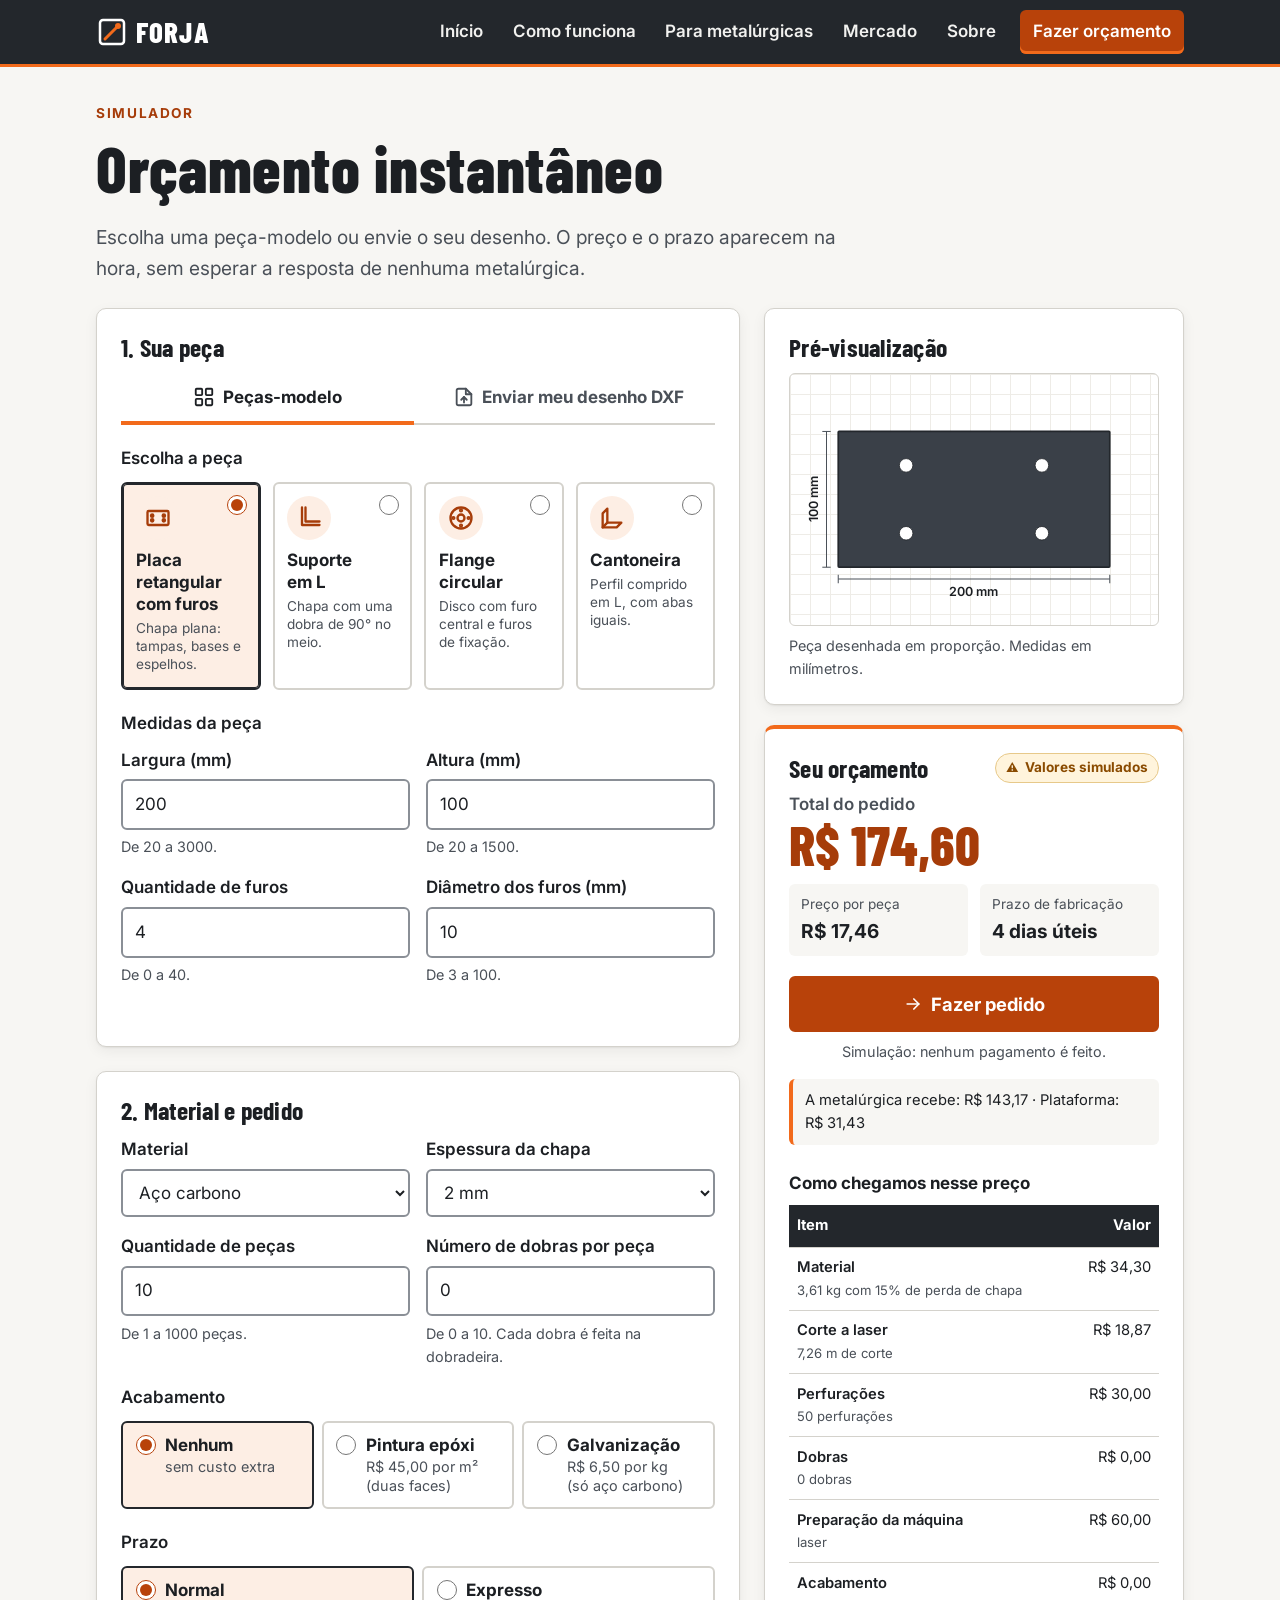
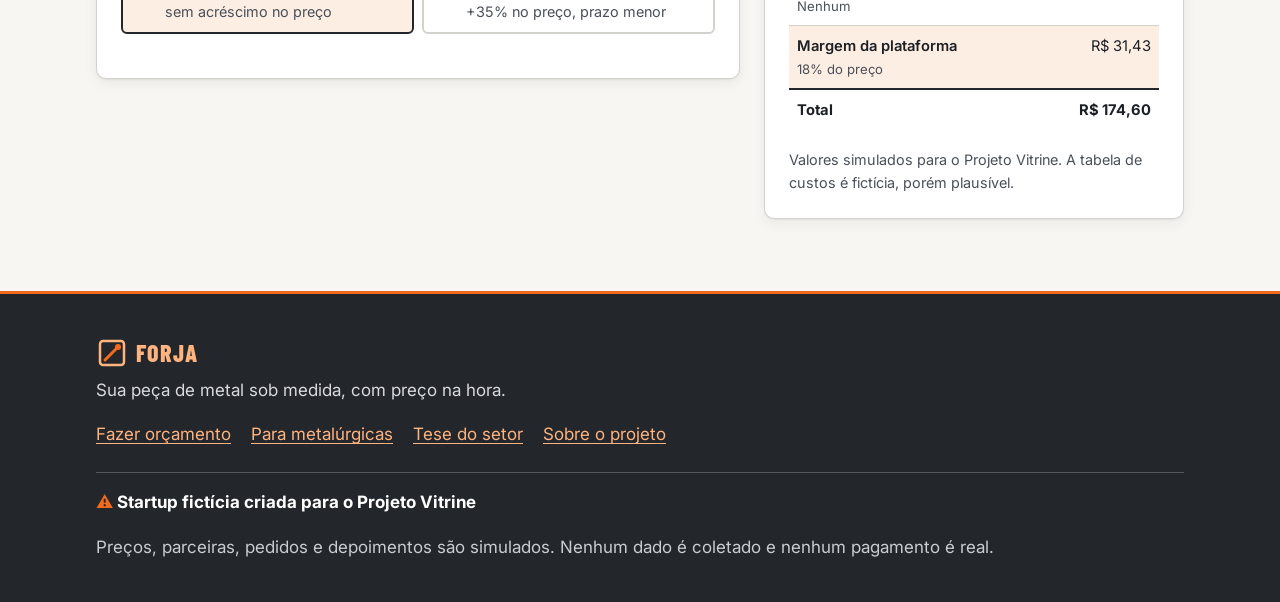
<file: orcamento.html>
<!doctype html>
<html lang="pt-BR">
<head>
  <meta charset="utf-8">
  <meta name="viewport" content="width=device-width, initial-scale=1">
  <title>Forja · Orçamento instantâneo</title>
  <meta name="description" content="Simule o orçamento da sua peça de metal sob medida: escolha uma peça-modelo ou envie seu desenho DXF e veja preço e prazo na hora. Valores simulados.">
  <link rel="icon" href="img/favicon.svg" type="image/svg+xml">
  <link rel="preconnect" href="https://fonts.googleapis.com">
  <link rel="preconnect" href="https://fonts.gstatic.com" crossorigin>
  <link rel="stylesheet" href="https://fonts.googleapis.com/css2?family=Barlow+Condensed:wght@600;700;800&family=Inter:wght@400;600;700&display=swap">
  <link rel="stylesheet" href="css/estilo.css">
  <link rel="stylesheet" href="css/orcamento.css">
  <link rel="stylesheet" href="css/match.css">
</head>
<body>
  <a class="pular-link" href="#conteudo">Pular para o conteúdo</a>

  <header class="cabecalho">
    <div class="container">
      <a class="logo" href="index.html">
        <svg viewBox="0 0 32 32" aria-hidden="true" focusable="false"><rect x="4" y="4" width="24" height="24" rx="3" fill="none" stroke="currentColor" stroke-width="2.5"/><path d="M9 23 L21 11" stroke="#f26a1b" stroke-width="3" stroke-linecap="round"/><circle cx="22" cy="10" r="3" fill="#f26a1b"/></svg>
        <span class="js-nome">Forja</span>
      </a>
      <button class="menu-botao" type="button" aria-expanded="false" aria-controls="menu-principal">
        <svg viewBox="0 0 24 24" aria-hidden="true" focusable="false" fill="none" stroke="currentColor" stroke-width="2" stroke-linecap="round"><path d="M4 6h16M4 12h16M4 18h16"/></svg>
        Menu
      </button>
      <nav id="menu-principal" class="menu" aria-label="Menu principal">
        <ul>
          <li><a href="index.html">Início</a></li>
          <li><a href="index.html#como-funciona">Como funciona</a></li>
          <li><a href="parceiro.html">Para metalúrgicas</a></li>
          <li><a href="mercado.html">Mercado</a></li>
          <li><a href="sobre.html">Sobre</a></li>
          <li><a class="menu-cta" href="orcamento.html" aria-current="page">Fazer orçamento</a></li>
        </ul>
      </nav>
    </div>
  </header>

  <main id="conteudo">

    <!-- ============================================================
         ÁREA DO ORÇAMENTO
         O formulário é ligado ao cálculo pelo arquivo js/orcamento.js.
         ============================================================ -->
    <section id="secao-orcamento" class="secao orc-secao" aria-labelledby="titulo-orcamento">
      <div class="container">

        <header class="orc-topo">
          <span class="sobrelinha">Simulador</span>
          <h1 id="titulo-orcamento" tabindex="-1">Orçamento instantâneo</h1>
          <p class="texto-grande texto-suave">Escolha uma peça-modelo ou envie o seu desenho. O preço e o prazo aparecem na hora, sem esperar a resposta de nenhuma metalúrgica.</p>
        </header>

        <noscript>
          <p class="aviso aviso-erro">O simulador precisa de JavaScript ligado no navegador para calcular o preço.</p>
        </noscript>

        <div class="orc-layout">

          <!-- ===== 1. Modo + peça/desenho ===== -->
          <div class="orc-bloco orc-bloco-peca cartao">
            <h2 class="orc-titulo-bloco">1. Sua peça</h2>

            <!-- Abas: peças-modelo ou desenho DXF (setas do teclado trocam de aba) -->
            <div class="orc-abas" role="tablist" aria-label="Como você quer descrever a peça">
              <button type="button" role="tab" id="aba-modelo" class="orc-aba" aria-selected="true" aria-controls="painel-modelo">
                <svg viewBox="0 0 24 24" aria-hidden="true" focusable="false" fill="none" stroke="currentColor" stroke-width="2" stroke-linecap="round" stroke-linejoin="round"><rect x="3" y="3" width="7" height="7" rx="1"/><rect x="14" y="3" width="7" height="7" rx="1"/><rect x="3" y="14" width="7" height="7" rx="1"/><rect x="14" y="14" width="7" height="7" rx="1"/></svg>
                <span>Peças-modelo</span>
              </button>
              <button type="button" role="tab" id="aba-dxf" class="orc-aba" aria-selected="false" aria-controls="painel-dxf" tabindex="-1">
                <svg viewBox="0 0 24 24" aria-hidden="true" focusable="false" fill="none" stroke="currentColor" stroke-width="2" stroke-linecap="round" stroke-linejoin="round"><path d="M14 3H6a2 2 0 0 0-2 2v14a2 2 0 0 0 2 2h12a2 2 0 0 0 2-2V9z"/><path d="M14 3v6h6"/><path d="M12 18v-6"/><path d="M9 15l3-3 3 3"/></svg>
                <span>Enviar meu desenho <abbr title="Drawing Exchange Format, formato de desenho técnico">DXF</abbr></span>
              </button>
            </div>

            <!-- Painel A: peças-modelo -->
            <div role="tabpanel" id="painel-modelo" class="orc-painel" aria-labelledby="aba-modelo">
              <fieldset class="orc-pecas">
                <legend>Escolha a peça</legend>
                <!-- Os cartões das peças são criados pelo js/orcamento.js a partir de js/pecas.js -->
                <div id="lista-pecas" class="orc-lista-pecas"></div>
              </fieldset>

              <fieldset class="orc-medidas">
                <legend>Medidas da peça</legend>
                <div class="orc-campos-medidas">
                  <div class="campo" id="grupo-largura">
                    <label for="medida-largura" id="rotulo-largura">Largura (mm)</label>
                    <input type="number" id="medida-largura" inputmode="decimal" step="1" aria-describedby="ajuda-largura">
                    <span class="ajuda" id="ajuda-largura"></span>
                  </div>
                  <div class="campo" id="grupo-altura">
                    <label for="medida-altura" id="rotulo-altura">Altura (mm)</label>
                    <input type="number" id="medida-altura" inputmode="decimal" step="1" aria-describedby="ajuda-altura">
                    <span class="ajuda" id="ajuda-altura"></span>
                  </div>
                  <div class="campo" id="grupo-furos">
                    <label for="medida-furos" id="rotulo-furos">Quantidade de furos</label>
                    <input type="number" id="medida-furos" inputmode="numeric" step="1" aria-describedby="ajuda-furos">
                    <span class="ajuda" id="ajuda-furos"></span>
                  </div>
                  <div class="campo" id="grupo-diametro">
                    <label for="medida-diametro" id="rotulo-diametro">Diâmetro dos furos (mm)</label>
                    <input type="number" id="medida-diametro" inputmode="decimal" step="1" aria-describedby="ajuda-diametro">
                    <span class="ajuda" id="ajuda-diametro"></span>
                  </div>
                </div>
                <!-- Mensagens quando um valor é corrigido (ex.: furos que não cabem) -->
                <div id="avisos-medidas" class="orc-avisos-medidas" aria-live="polite"></div>
              </fieldset>
            </div>

            <!-- Painel B: desenho DXF -->
            <div role="tabpanel" id="painel-dxf" class="orc-painel" aria-labelledby="aba-dxf" hidden>
              <p>Envie o desenho da peça em <abbr title="Drawing Exchange Format">DXF</abbr>, o formato que programas de desenho técnico (como AutoCAD, LibreCAD ou SolidWorks) exportam.</p>

              <label class="zona-arquivo" id="zona-arquivo" for="arquivo-dxf">
                <svg viewBox="0 0 24 24" aria-hidden="true" focusable="false" fill="none" stroke="currentColor" stroke-width="2" stroke-linecap="round" stroke-linejoin="round"><path d="M4 15v4a2 2 0 0 0 2 2h12a2 2 0 0 0 2-2v-4"/><path d="M12 3v12"/><path d="M7 8l5-5 5 5"/></svg>
                <span class="zona-arquivo-titulo">Escolher arquivo .dxf</span>
                <span class="zona-arquivo-texto">ou arraste o arquivo para cá</span>
                <input type="file" id="arquivo-dxf" class="visualmente-oculto" accept=".dxf" aria-describedby="dxf-privacidade dxf-unidades">
              </label>

              <p class="orc-privacidade" id="dxf-privacidade">
                <svg viewBox="0 0 24 24" aria-hidden="true" focusable="false" fill="none" stroke="currentColor" stroke-width="2" stroke-linecap="round" stroke-linejoin="round"><rect x="5" y="11" width="14" height="10" rx="2"/><path d="M8 11V7a4 4 0 0 1 8 0v4"/></svg>
                Seu arquivo é lido no seu navegador. Nada é enviado para nenhum servidor.
              </p>
              <p class="ajuda" id="dxf-unidades">Unidades: consideramos o desenho em milímetros. Tamanho máximo do arquivo: 5 MB.</p>

              <div class="grupo-botoes">
                <button type="button" class="botao botao-secundario" id="botao-usar-exemplo">
                  <svg viewBox="0 0 24 24" aria-hidden="true" focusable="false" fill="none" stroke="currentColor" stroke-width="2" stroke-linecap="round" stroke-linejoin="round"><path d="M5 3l14 9-14 9z"/></svg>
                  Usar o arquivo de exemplo
                </button>
                <a class="botao botao-secundario" href="exemplo.dxf" download>
                  <svg viewBox="0 0 24 24" aria-hidden="true" focusable="false" fill="none" stroke="currentColor" stroke-width="2" stroke-linecap="round" stroke-linejoin="round"><path d="M4 15v4a2 2 0 0 0 2 2h12a2 2 0 0 0 2-2v-4"/><path d="M12 3v12"/><path d="M7 10l5 5 5-5"/></svg>
                  Baixar arquivo de exemplo
                </a>
              </div>

              <!-- Estado da leitura: carregando, erro ou resultado -->
              <div id="dxf-estado" class="orc-dxf-estado" aria-live="polite"></div>
              <div id="dxf-erro"></div>
              <div id="dxf-resultado" class="orc-dxf-resultado" hidden></div>
            </div>
          </div>

          <!-- ===== 2. Opções (material, quantidade, acabamento, prazo) ===== -->
          <div class="orc-bloco orc-bloco-opcoes cartao">
            <h2 class="orc-titulo-bloco">2. Material e pedido</h2>

            <div class="orc-campos-duplos">
              <div class="campo">
                <label for="material">Material</label>
                <select id="material"></select>
              </div>
              <div class="campo">
                <label for="espessura">Espessura da chapa</label>
                <select id="espessura"></select>
              </div>
              <div class="campo">
                <label for="quantidade">Quantidade de peças</label>
                <input type="number" id="quantidade" inputmode="numeric" min="1" max="1000" step="1" value="10" aria-describedby="ajuda-quantidade">
                <span class="ajuda" id="ajuda-quantidade">De 1 a 1000 peças.</span>
              </div>
              <div class="campo">
                <label for="dobras">Número de dobras por peça</label>
                <input type="number" id="dobras" inputmode="numeric" min="0" max="10" step="1" value="0" aria-describedby="ajuda-dobras">
                <span class="ajuda" id="ajuda-dobras">De 0 a 10. Cada dobra é feita na dobradeira.</span>
              </div>
            </div>

            <fieldset class="orc-opcoes-radio">
              <legend>Acabamento</legend>
              <!-- Opções criadas pelo js/orcamento.js a partir de PRECOS.acabamentos -->
              <div id="lista-acabamentos" class="orc-lista-radio"></div>
            </fieldset>

            <fieldset class="orc-opcoes-radio">
              <legend>Prazo</legend>
              <div class="orc-lista-radio">
                <label class="orc-radio">
                  <input type="radio" name="prazo" value="normal" checked>
                  <span>
                    <strong>Normal</strong>
                    <span class="ajuda">sem acréscimo no preço</span>
                  </span>
                </label>
                <label class="orc-radio">
                  <input type="radio" name="prazo" value="expresso">
                  <span>
                    <strong>Expresso</strong>
                    <span class="ajuda">+<span data-dado="acrescimoExpresso">35%</span> no preço, prazo menor</span>
                  </span>
                </label>
              </div>
            </fieldset>

            <!-- Avisos gerais (ex.: acabamento trocado porque não serve no material) -->
            <p id="anuncio-opcoes" class="ajuda orc-anuncio-opcoes" aria-live="polite"></p>
          </div>

          <!-- ===== Coluna lateral: pré-visualização + resultado ===== -->
          <div class="orc-lateral">

            <!-- ===== Pré-visualização ===== -->
            <div class="orc-bloco orc-bloco-previa cartao">
              <h2 class="orc-titulo-bloco">Pré-visualização</h2>
              <figure class="previa" id="previa">
                <div class="previa-desenho" id="previa-desenho"></div>
                <figcaption class="ajuda" id="previa-legenda">Desenho fora de escala real, só para conferir o formato.</figcaption>
              </figure>
            </div>

            <!-- ===== Resultado ===== -->
            <aside class="orc-bloco orc-bloco-resultado cartao cartao-destaque" id="painel-resultado" aria-labelledby="titulo-resultado">
              <div class="orc-resultado-topo">
                <h2 class="orc-titulo-bloco" id="titulo-resultado" tabindex="-1">Seu orçamento</h2>
                <span class="selo selo-ficticio">Valores simulados</span>
              </div>

              <div id="resultado-erro"></div>

              <div class="orc-resumo" id="resultado-resumo">
                <p class="orc-total-rotulo">Total do pedido</p>
                <p class="orc-total" id="resultado-total">—</p>
                <dl class="orc-numeros">
                  <div>
                    <dt>Preço por peça</dt>
                    <dd id="resultado-por-peca">—</dd>
                  </div>
                  <div>
                    <dt>Prazo de fabricação</dt>
                    <dd id="resultado-prazo">—</dd>
                  </div>
                </dl>
              </div>

              <!-- Leitores de tela ouvem o novo total quando o usuário para de digitar -->
              <p class="visualmente-oculto" id="anuncio-total" aria-live="polite" aria-atomic="true"></p>

              <button type="button" class="botao botao-grande orc-botao-pedido" id="botao-pedido" disabled>
                <svg viewBox="0 0 24 24" aria-hidden="true" focusable="false" fill="none" stroke="currentColor" stroke-width="2" stroke-linecap="round" stroke-linejoin="round"><path d="M5 12h14"/><path d="M13 6l6 6-6 6"/></svg>
                <span id="botao-pedido-texto">Fazer pedido</span>
              </button>
              <p class="ajuda orc-nota-pedido">Simulação: nenhum pagamento é feito.</p>

              <p class="orc-repasse" id="resultado-repasse"></p>

              <details class="orc-detalhes" open>
                <summary>Como chegamos nesse preço</summary>
                <div class="tabela-rolagem">
                  <table class="orc-tabela">
                    <caption class="visualmente-oculto">Detalhamento do preço</caption>
                    <thead>
                      <tr>
                        <th scope="col">Item</th>
                        <th scope="col" class="orc-col-valor">Valor</th>
                      </tr>
                    </thead>
                    <tbody id="resultado-itens"></tbody>
                    <tfoot>
                      <tr>
                        <th scope="row">Total</th>
                        <td class="orc-col-valor" id="resultado-total-tabela">—</td>
                      </tr>
                    </tfoot>
                  </table>
                </div>
              </details>

              <p class="ajuda orc-nota-simulada">Valores simulados para o Projeto Vitrine. A tabela de custos é fictícia, porém plausível.</p>
            </aside>
          </div>

        </div>
      </div>
    </section>

    <!-- Barra fixa com o total (só no celular). Aparece enquanto o painel
         "Seu orçamento" está fora da tela, para o total ficar sempre à vista. -->
    <div class="orc-barra-total" id="barra-total" hidden>
      <div class="orc-barra-textos">
        <span class="orc-barra-rotulo">Total <span class="orc-barra-simulado">(simulado)</span></span>
        <strong class="orc-barra-valor" id="barra-total-valor">—</strong>
        <span class="orc-barra-detalhe" id="barra-total-detalhe"></span>
      </div>
      <a class="botao orc-barra-botao" href="#titulo-resultado" id="barra-total-link">Ver orçamento</a>
    </div>

    <!-- Preenchidas pelo js/match.js depois que o cliente clica em "Fazer pedido" -->
    <section id="secao-match" class="secao" hidden aria-labelledby="titulo-match"></section>
    <section id="secao-pedido" class="secao" hidden aria-labelledby="titulo-pedido"></section>

  </main>

  <footer class="rodape">
    <div class="container">
      <a class="logo" href="index.html">
        <svg viewBox="0 0 32 32" aria-hidden="true" focusable="false"><rect x="4" y="4" width="24" height="24" rx="3" fill="none" stroke="currentColor" stroke-width="2.5"/><path d="M9 23 L21 11" stroke="#f26a1b" stroke-width="3" stroke-linecap="round"/><circle cx="22" cy="10" r="3" fill="#f26a1b"/></svg>
        <span class="js-nome">Forja</span>
      </a>
      <p class="js-frase">Sua peça de metal sob medida, com preço na hora.</p>
      <ul class="rodape-links">
        <li><a href="orcamento.html">Fazer orçamento</a></li>
        <li><a href="parceiro.html">Para metalúrgicas</a></li>
        <li><a href="mercado.html">Tese do setor</a></li>
        <li><a href="sobre.html">Sobre o projeto</a></li>
      </ul>
      <p class="rodape-aviso js-aviso">Startup fictícia criada para o Projeto Vitrine</p>
      <p class="texto-suave" style="color:#c9ccd1">Preços, parceiras, pedidos e depoimentos são simulados. Nenhum dado é coletado e nenhum pagamento é real.</p>
    </div>
  </footer>

  <script src="js/config.js"></script>
  <script src="data/precos.js"></script>
  <script src="data/materiais.js"></script>
  <script src="data/parceiros.js"></script>
  <script src="js/comum.js"></script>
  <script src="js/calculo.js"></script>
  <script src="js/pecas.js"></script>
  <script src="js/dxf.js"></script>
  <script src="js/match.js"></script>
  <script src="js/orcamento.js"></script>
</body>
</html>
</file>
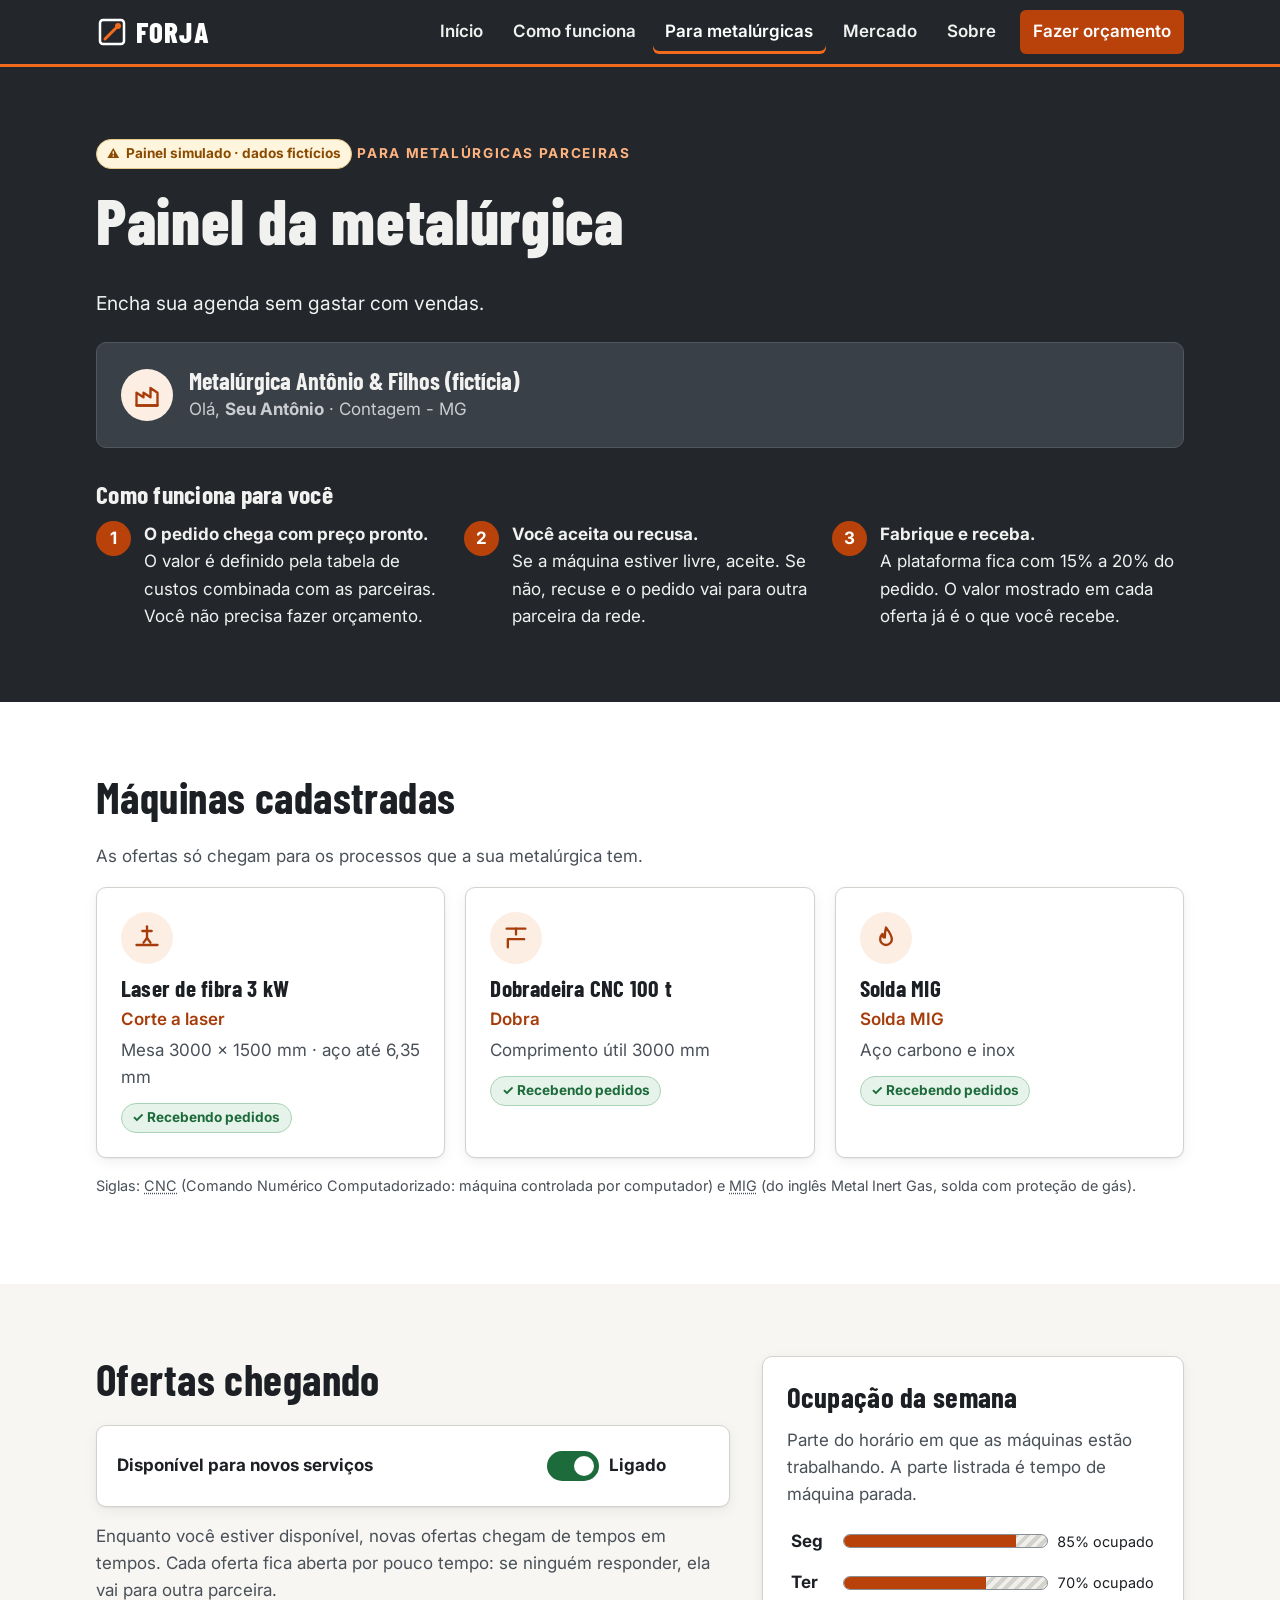
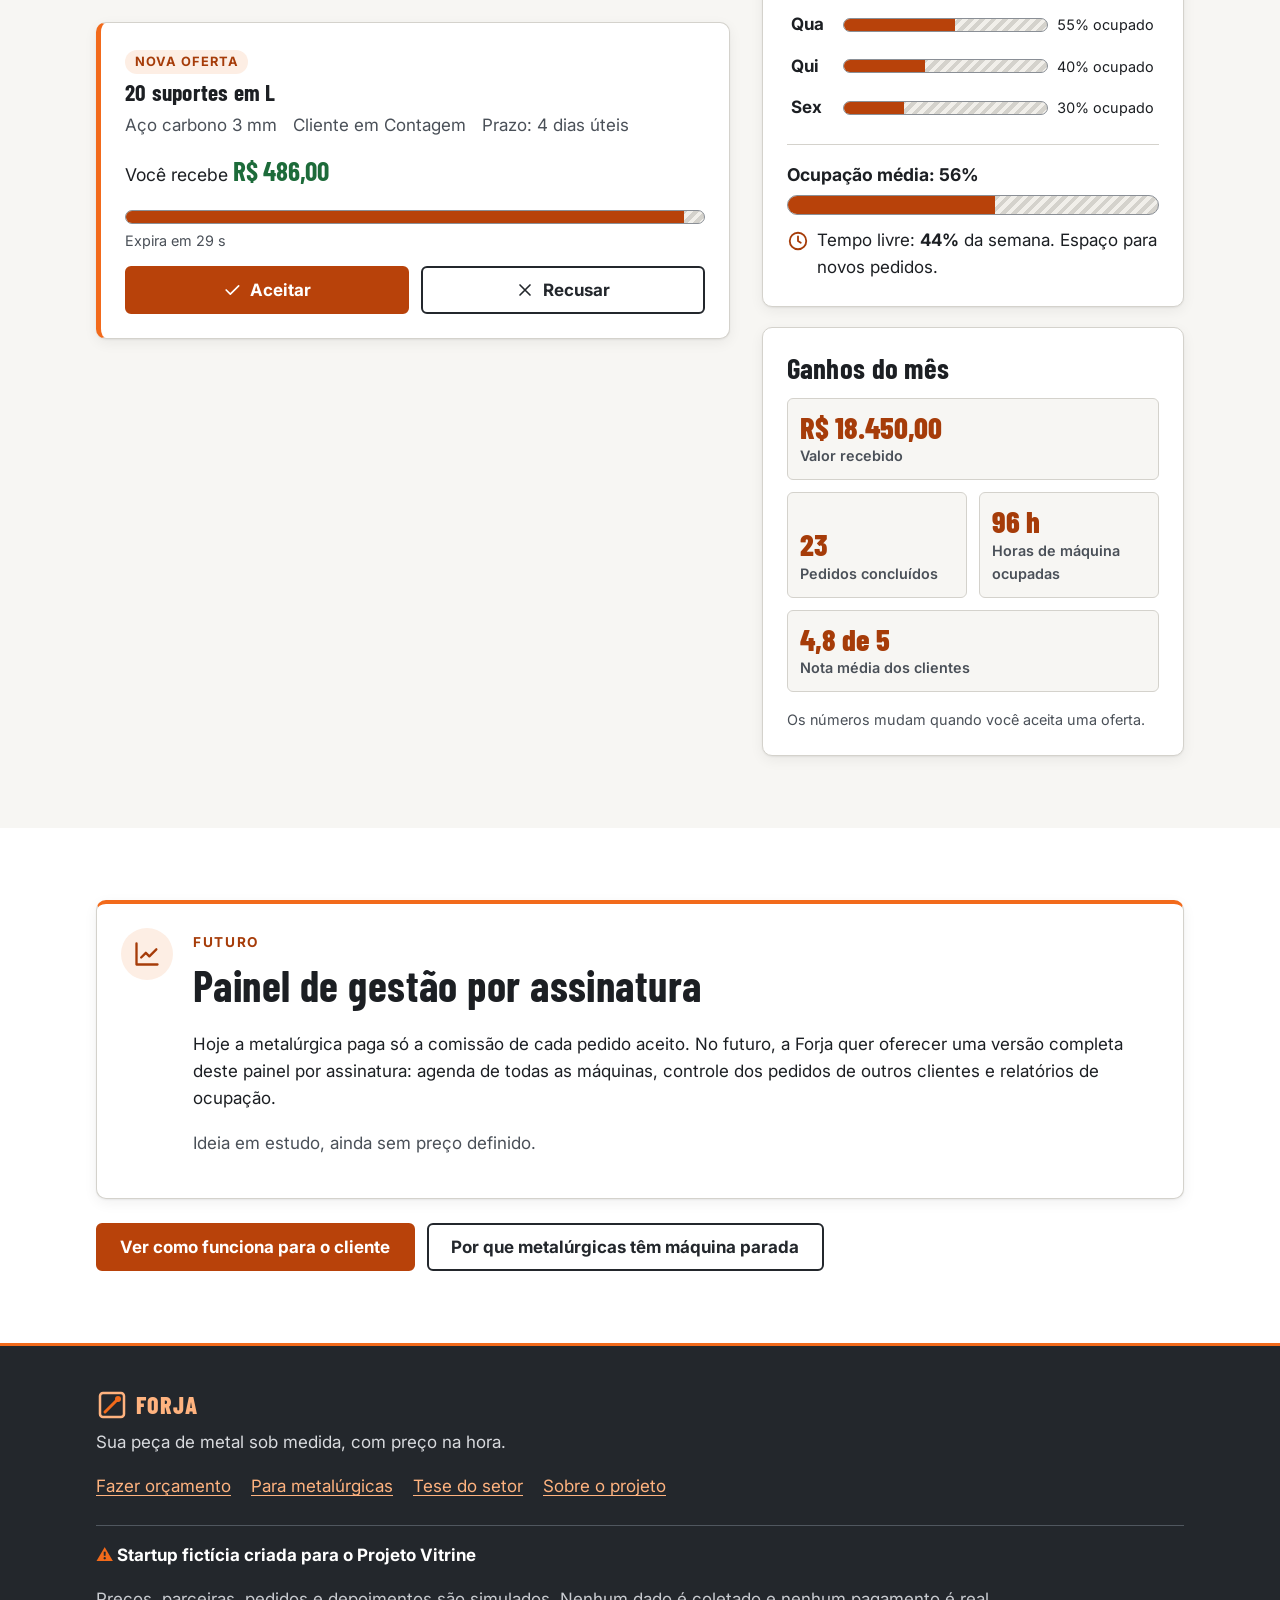
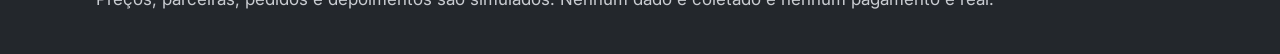
<file: parceiro.html>
<!doctype html>
<html lang="pt-BR">
<head>
  <meta charset="utf-8">
  <meta name="viewport" content="width=device-width, initial-scale=1">
  <title>Forja · Para metalúrgicas</title>
  <meta name="description" content="Painel simulado de uma metalúrgica parceira: receba pedidos com preço definido, aceite ou recuse e encha a agenda das máquinas sem gastar com vendas.">
  <link rel="icon" href="img/favicon.svg" type="image/svg+xml">
  <link rel="preconnect" href="https://fonts.googleapis.com">
  <link rel="preconnect" href="https://fonts.gstatic.com" crossorigin>
  <link rel="stylesheet" href="https://fonts.googleapis.com/css2?family=Barlow+Condensed:wght@600;700;800&family=Inter:wght@400;600;700&display=swap">
  <link rel="stylesheet" href="css/estilo.css">
  <link rel="stylesheet" href="css/parceiro.css">
</head>
<body>
  <a class="pular-link" href="#conteudo">Pular para o conteúdo</a>

  <header class="cabecalho">
    <div class="container">
      <a class="logo" href="index.html">
        <svg viewBox="0 0 32 32" aria-hidden="true" focusable="false"><rect x="4" y="4" width="24" height="24" rx="3" fill="none" stroke="currentColor" stroke-width="2.5"/><path d="M9 23 L21 11" stroke="#f26a1b" stroke-width="3" stroke-linecap="round"/><circle cx="22" cy="10" r="3" fill="#f26a1b"/></svg>
        <span class="js-nome">Forja</span>
      </a>
      <button class="menu-botao" type="button" aria-expanded="false" aria-controls="menu-principal">
        <svg viewBox="0 0 24 24" aria-hidden="true" focusable="false" fill="none" stroke="currentColor" stroke-width="2" stroke-linecap="round"><path d="M4 6h16M4 12h16M4 18h16"/></svg>
        Menu
      </button>
      <nav id="menu-principal" class="menu" aria-label="Menu principal">
        <ul>
          <li><a href="index.html">Início</a></li>
          <li><a href="index.html#como-funciona">Como funciona</a></li>
          <li><a href="parceiro.html" aria-current="page">Para metalúrgicas</a></li>
          <li><a href="mercado.html">Mercado</a></li>
          <li><a href="sobre.html">Sobre</a></li>
          <li><a class="menu-cta" href="orcamento.html">Fazer orçamento</a></li>
        </ul>
      </nav>
    </div>
  </header>

  <main id="conteudo">

    <!-- ===== Faixa de abertura ===== -->
    <section class="secao secao-escura painel-abertura" aria-labelledby="titulo-pagina">
      <div class="container">
        <p class="selo selo-ficticio">Painel simulado · dados fictícios</p>
        <span class="sobrelinha">Para metalúrgicas parceiras</span>
        <h1 id="titulo-pagina">Painel da metalúrgica</h1>
        <p class="texto-grande">Encha sua agenda sem gastar com vendas.</p>

        <!-- Nome da empresa, dono e cidade vêm de PAINEL_PARCEIRO (data/parceiros.js) -->
        <div class="painel-empresa cartao">
          <span class="icone" aria-hidden="true">
            <svg viewBox="0 0 24 24" fill="none" stroke="currentColor" stroke-width="2" stroke-linecap="round" stroke-linejoin="round" focusable="false"><path d="M3 21V10l6 4V10l6 4V6l6 4v11z"/><path d="M3 21h18"/></svg>
          </span>
          <div>
            <p class="painel-empresa-nome" id="painel-empresa">Metalúrgica parceira</p>
            <p class="texto-suave">
              Olá, <strong id="painel-dono">dono da metalúrgica</strong> ·
              <span id="painel-cidade">Minas Gerais</span>
            </p>
          </div>
        </div>

        <h2 class="painel-subtitulo">Como funciona para você</h2>
        <ol class="painel-passos">
          <li>
            <strong>O pedido chega com preço pronto.</strong>
            O valor é definido pela tabela de custos combinada com as parceiras. Você não precisa fazer orçamento.
          </li>
          <li>
            <strong>Você aceita ou recusa.</strong>
            Se a máquina estiver livre, aceite. Se não, recuse e o pedido vai para outra parceira da rede.
          </li>
          <li>
            <strong>Fabrique e receba.</strong>
            A plataforma fica com <span data-dado="comissaoFaixa">15% a 20%</span> do pedido. O valor mostrado em cada oferta já é o que você recebe.
          </li>
        </ol>
      </div>
    </section>

    <!-- ===== Máquinas cadastradas ===== -->
    <section class="secao secao-clara" aria-labelledby="titulo-maquinas">
      <div class="container">
        <h2 id="titulo-maquinas">Máquinas cadastradas</h2>
        <p class="texto-suave">As ofertas só chegam para os processos que a sua metalúrgica tem.</p>
        <!-- Os cartões são criados pelo js/parceiro.js a partir de PAINEL_PARCEIRO.maquinas -->
        <ul class="grade grade-3 lista-limpa" id="lista-maquinas"></ul>
        <p class="ajuda maquinas-siglas">Siglas: <abbr title="Comando Numérico Computadorizado">CNC</abbr> (Comando Numérico Computadorizado: máquina controlada por computador) e <abbr title="Metal Inert Gas">MIG</abbr> (do inglês <span lang="en">Metal Inert Gas</span>, solda com proteção de gás).</p>
      </div>
    </section>

    <!-- ===== Painel: ofertas + ocupação + ganhos ===== -->
    <div class="secao">
      <div class="container painel-grade">

        <!-- Coluna 1: ofertas -->
        <section class="painel-ofertas" aria-labelledby="titulo-ofertas">
          <h2 id="titulo-ofertas" tabindex="-1">Ofertas chegando</h2>

          <!-- Interruptor de disponibilidade (role="switch" + texto Ligado/Desligado) -->
          <div class="disponibilidade cartao">
            <span class="disponibilidade-rotulo" id="rotulo-disponivel">Disponível para novos serviços</span>
            <button type="button" class="interruptor" id="botao-disponivel" role="switch" aria-checked="true" aria-labelledby="rotulo-disponivel">
              <span class="interruptor-trilho" aria-hidden="true"><span class="interruptor-bolinha"></span></span>
              <span class="interruptor-texto" id="texto-disponivel" aria-hidden="true">Ligado</span>
            </button>
          </div>

          <!-- Mensagem quando o interruptor está desligado (anunciada por leitores de tela) -->
          <div id="aviso-invisivel" role="status"></div>

          <p class="texto-suave" id="explica-ofertas">Enquanto você estiver disponível, novas ofertas chegam de tempos em tempos. Cada oferta fica aberta por pouco tempo: se ninguém responder, ela vai para outra parceira.</p>

          <!-- As ofertas entram aqui, uma de cada vez (aria-live anuncia cada novidade) -->
          <ul class="lista-limpa lista-ofertas" id="lista-ofertas" aria-live="polite" aria-describedby="explica-ofertas"></ul>

          <!-- Fim da demonstração -->
          <div id="ofertas-fim-mensagem" role="status"></div>
          <button type="button" class="botao botao-secundario" id="botao-reiniciar" hidden>
            <svg viewBox="0 0 24 24" fill="none" stroke="currentColor" stroke-width="2" stroke-linecap="round" stroke-linejoin="round" aria-hidden="true" focusable="false"><path d="M3 12a9 9 0 1 0 3-6.7"/><path d="M3 3v6h6"/></svg>
            Reiniciar demonstração
          </button>
        </section>

        <!-- Coluna 2: ocupação e ganhos -->
        <div class="painel-lateral">
          <section class="cartao" aria-labelledby="titulo-ocupacao">
            <h2 id="titulo-ocupacao" class="painel-titulo-menor">Ocupação da semana</h2>
            <p class="texto-suave">Parte do horário em que as máquinas estão trabalhando. A parte listrada é tempo de máquina parada.</p>

            <!-- Cada linha mostra o dia, a barra e o número em texto -->
            <ul class="lista-limpa ocupacao-lista" id="ocupacao-lista"></ul>

            <div class="ocupacao-media">
              <p class="ocupacao-media-texto"><strong>Ocupação média: <span id="ocupacao-media">—</span></strong></p>
              <div class="barra" aria-hidden="true"><div class="barra-preenchida" id="barra-media"></div></div>
              <p class="tempo-livre">
                <svg viewBox="0 0 24 24" fill="none" stroke="currentColor" stroke-width="2" stroke-linecap="round" stroke-linejoin="round" aria-hidden="true" focusable="false"><circle cx="12" cy="12" r="9"/><path d="M12 7v5l3 2"/></svg>
                <span>Tempo livre: <strong id="tempo-livre">—</strong> da semana. Espaço para novos pedidos.</span>
              </p>
            </div>
          </section>

          <section class="cartao" aria-labelledby="titulo-ganhos">
            <h2 id="titulo-ganhos" class="painel-titulo-menor">Ganhos do mês</h2>
            <dl class="ganhos-grade">
              <div class="ganho ganho-largo">
                <dt>Valor recebido</dt>
                <dd id="ganho-valor">—</dd>
              </div>
              <div class="ganho">
                <dt>Pedidos concluídos</dt>
                <dd id="ganho-pedidos">—</dd>
              </div>
              <div class="ganho">
                <dt>Horas de máquina ocupadas</dt>
                <dd id="ganho-horas">—</dd>
              </div>
              <div class="ganho ganho-largo">
                <dt>Nota média dos clientes</dt>
                <dd id="ganho-nota">—</dd>
              </div>
            </dl>
            <p class="ajuda">Os números mudam quando você aceita uma oferta.</p>
          </section>
        </div>
      </div>
    </div>

    <!-- ===== Futuro do produto ===== -->
    <section class="secao secao-clara" aria-labelledby="titulo-futuro">
      <div class="container">
        <div class="cartao cartao-destaque painel-futuro">
          <span class="icone" aria-hidden="true">
            <svg viewBox="0 0 24 24" fill="none" stroke="currentColor" stroke-width="2" stroke-linecap="round" stroke-linejoin="round" focusable="false"><path d="M3 3v18h18"/><path d="M7 15l4-4 3 3 6-6"/></svg>
          </span>
          <div>
            <span class="sobrelinha">Futuro</span>
            <h2 id="titulo-futuro">Painel de gestão por assinatura</h2>
            <p>Hoje a metalúrgica paga só a comissão de cada pedido aceito. No futuro, a <span class="js-nome">Forja</span> quer oferecer uma versão completa deste painel por assinatura: agenda de todas as máquinas, controle dos pedidos de outros clientes e relatórios de ocupação.</p>
            <p class="texto-suave">Ideia em estudo, ainda sem preço definido.</p>
          </div>
        </div>
        <p class="grupo-botoes painel-chamada">
          <a class="botao" href="index.html#como-funciona">Ver como funciona para o cliente</a>
          <a class="botao botao-secundario" href="mercado.html">Por que metalúrgicas têm máquina parada</a>
        </p>
      </div>
    </section>

  </main>

  <footer class="rodape">
    <div class="container">
      <a class="logo" href="index.html">
        <svg viewBox="0 0 32 32" aria-hidden="true" focusable="false"><rect x="4" y="4" width="24" height="24" rx="3" fill="none" stroke="currentColor" stroke-width="2.5"/><path d="M9 23 L21 11" stroke="#f26a1b" stroke-width="3" stroke-linecap="round"/><circle cx="22" cy="10" r="3" fill="#f26a1b"/></svg>
        <span class="js-nome">Forja</span>
      </a>
      <p class="js-frase">Sua peça de metal sob medida, com preço na hora.</p>
      <ul class="rodape-links">
        <li><a href="orcamento.html">Fazer orçamento</a></li>
        <li><a href="parceiro.html">Para metalúrgicas</a></li>
        <li><a href="mercado.html">Tese do setor</a></li>
        <li><a href="sobre.html">Sobre o projeto</a></li>
      </ul>
      <p class="rodape-aviso js-aviso">Startup fictícia criada para o Projeto Vitrine</p>
      <p class="texto-suave" style="color:#c9ccd1">Preços, parceiras, pedidos e depoimentos são simulados. Nenhum dado é coletado e nenhum pagamento é real.</p>
    </div>
  </footer>

  <script src="js/config.js"></script>
  <script src="data/precos.js"></script>
  <script src="data/materiais.js"></script>
  <script src="data/parceiros.js"></script>
  <script src="js/comum.js"></script>
  <script src="js/parceiro.js"></script>
</body>
</html>
</file>
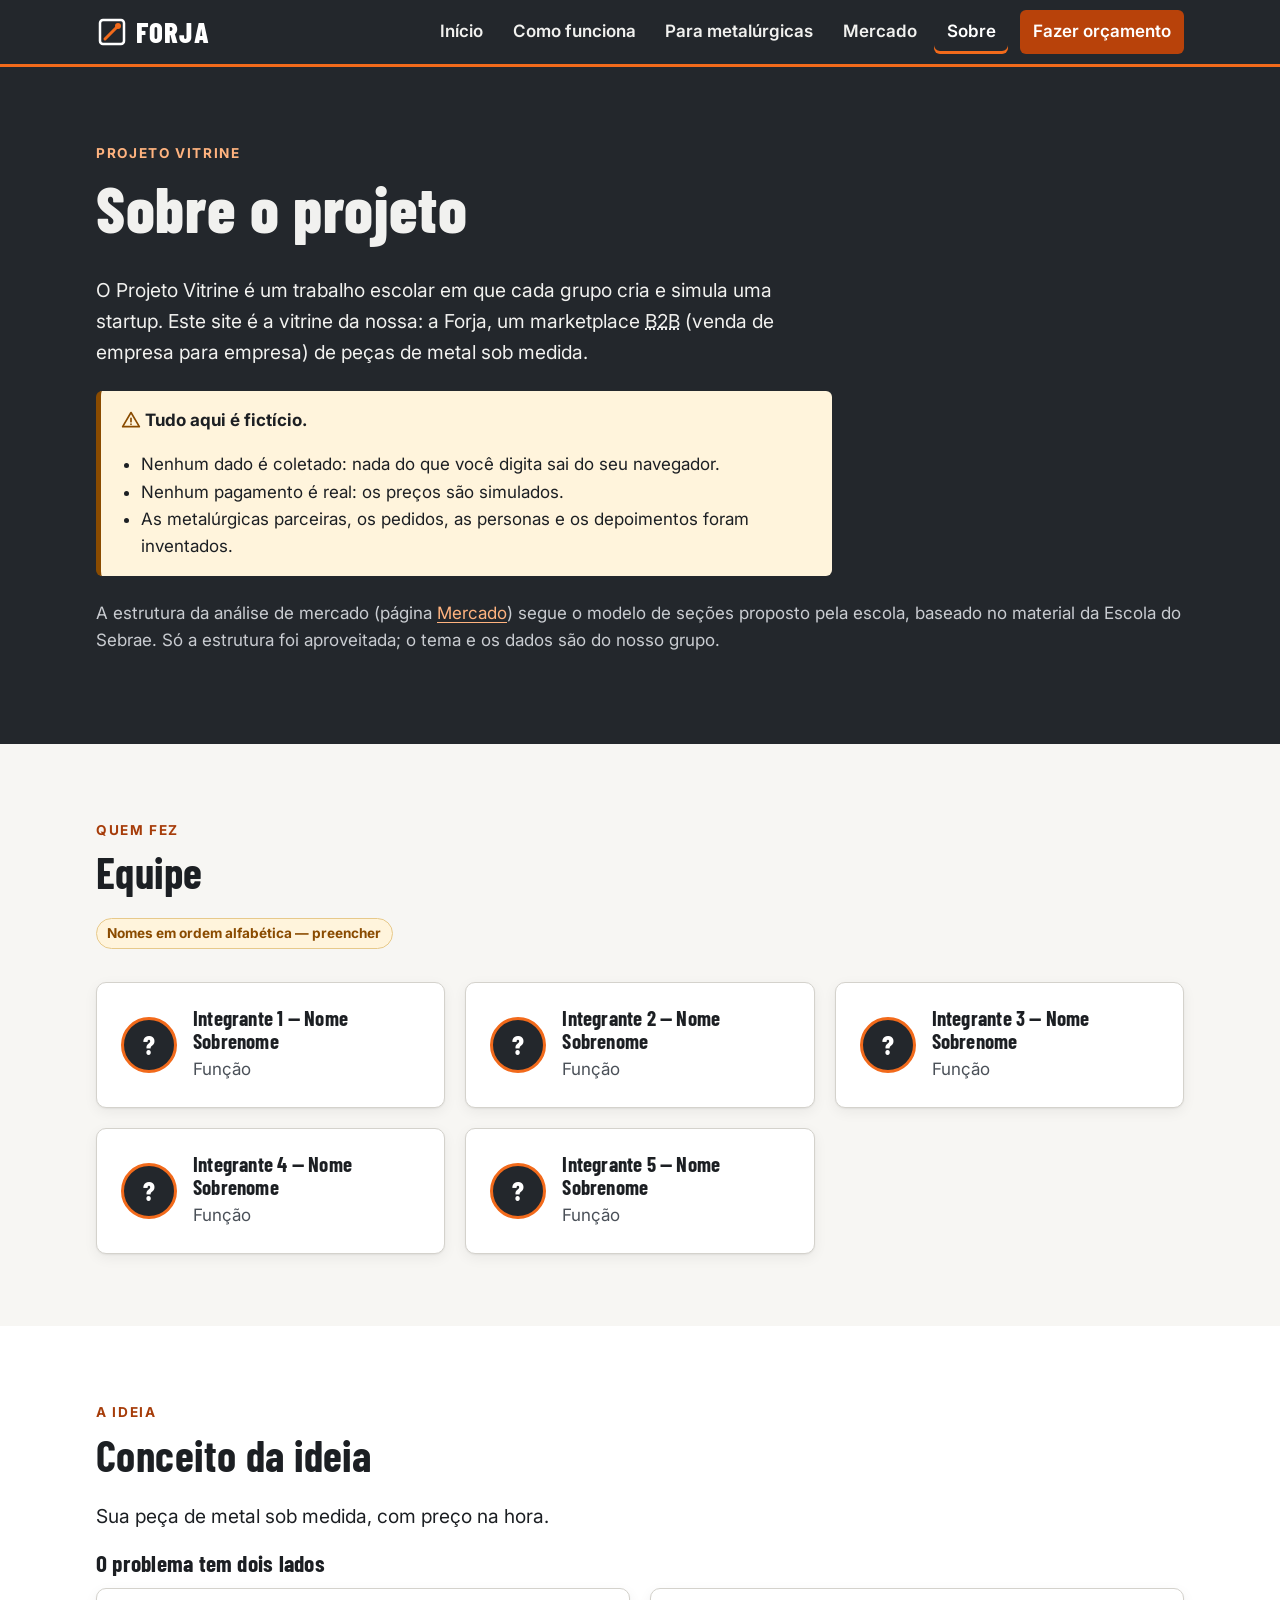
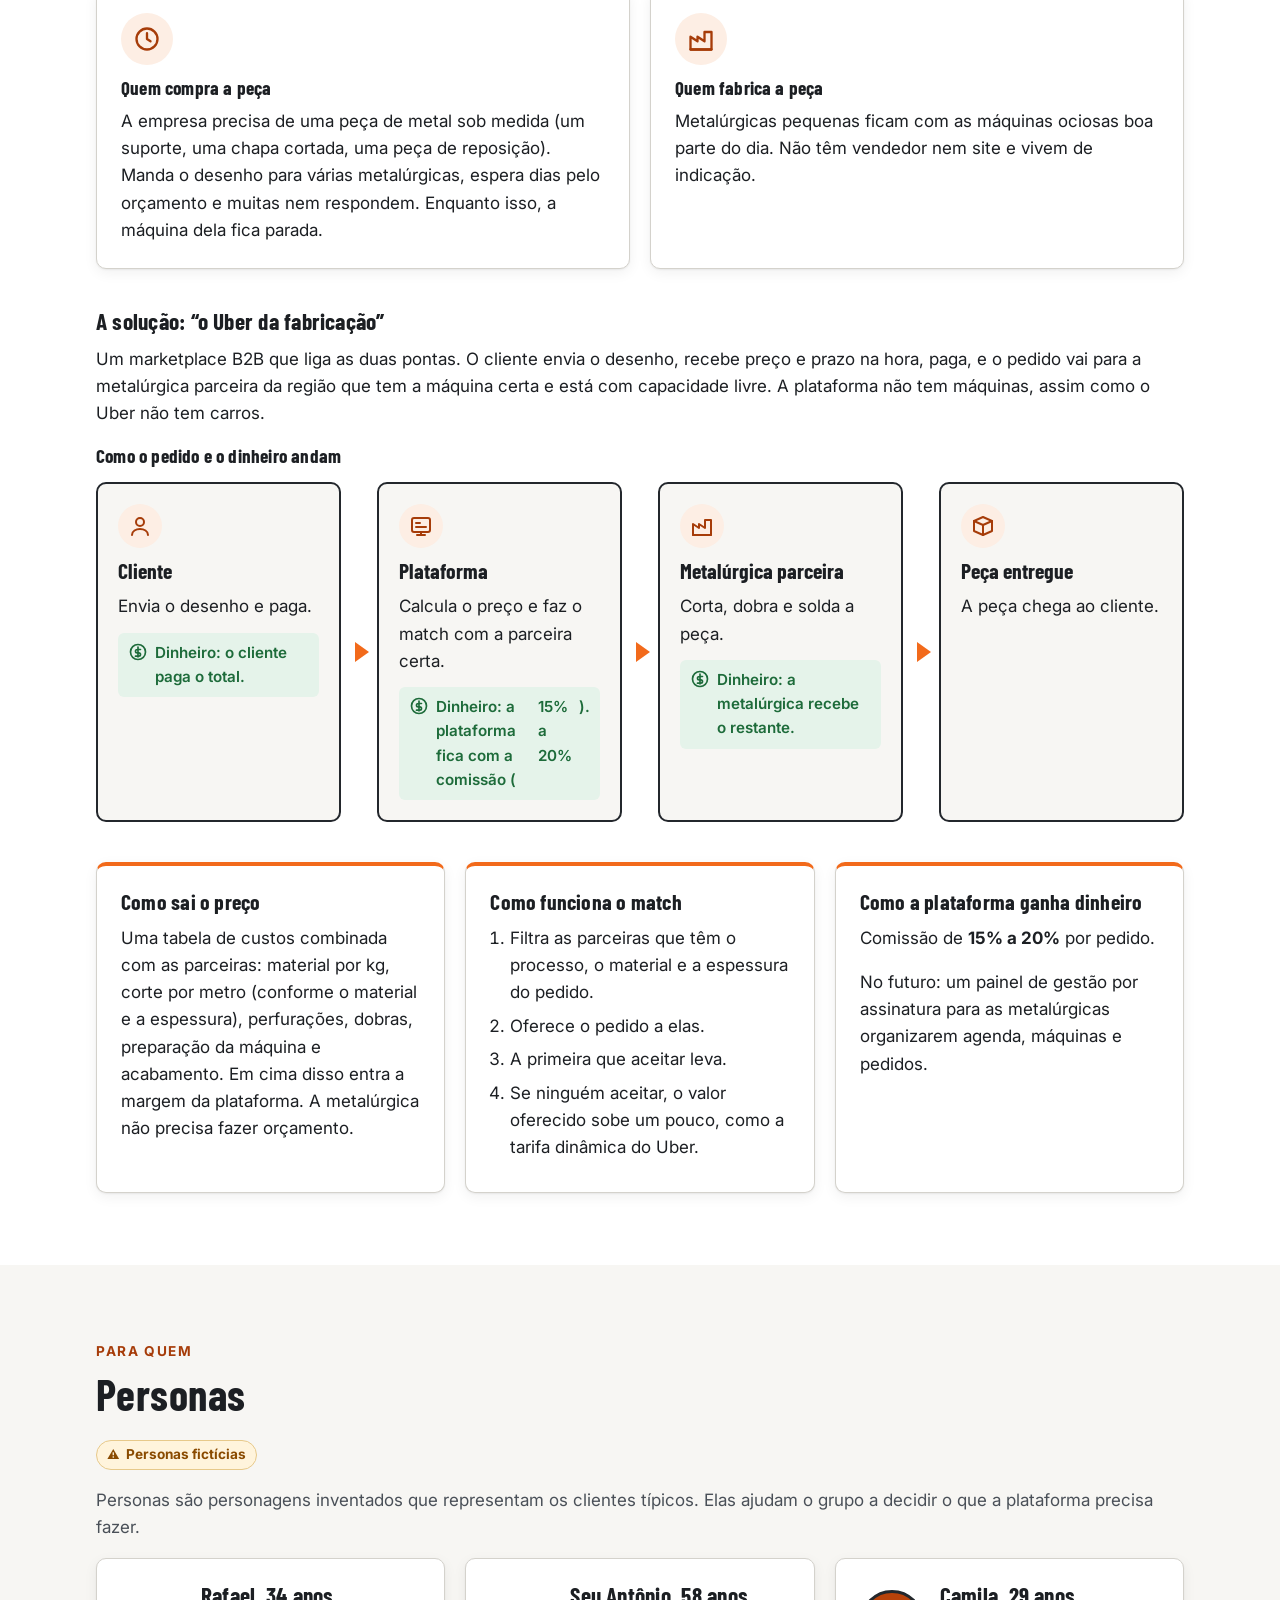
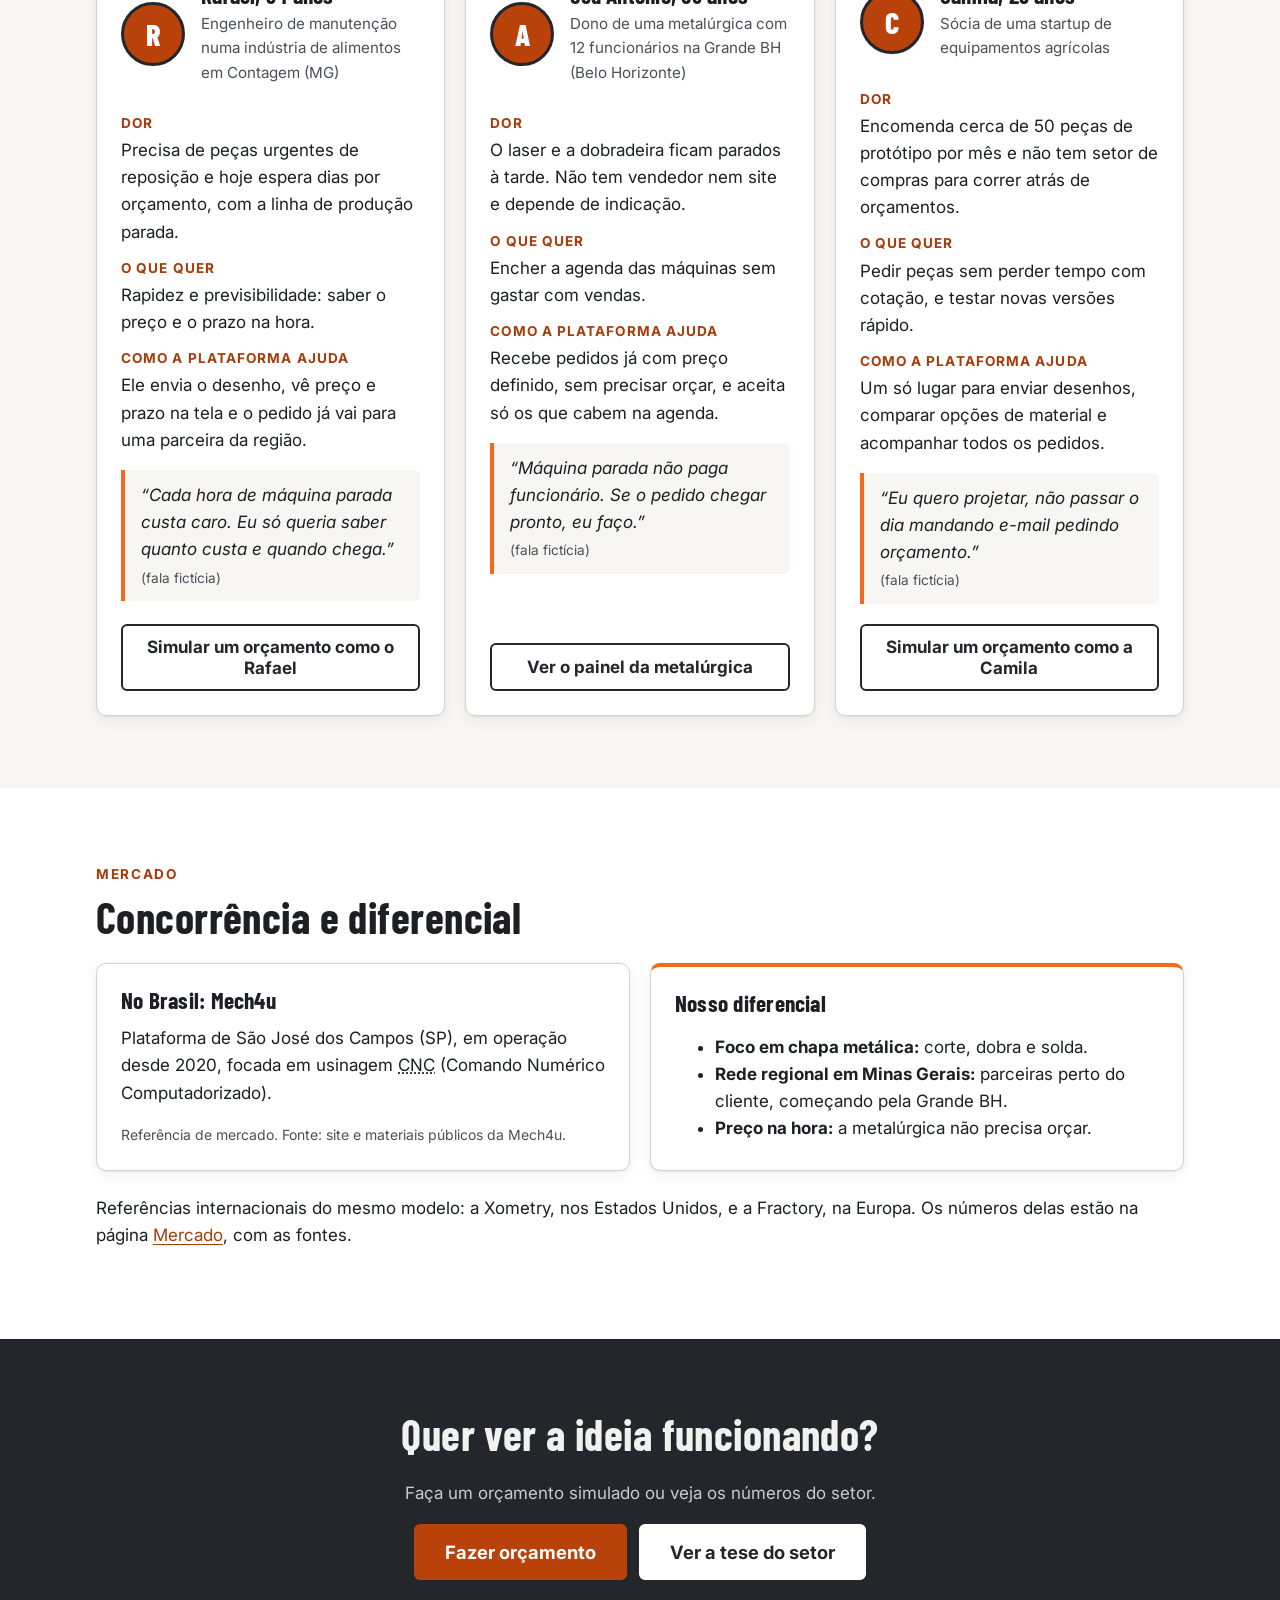
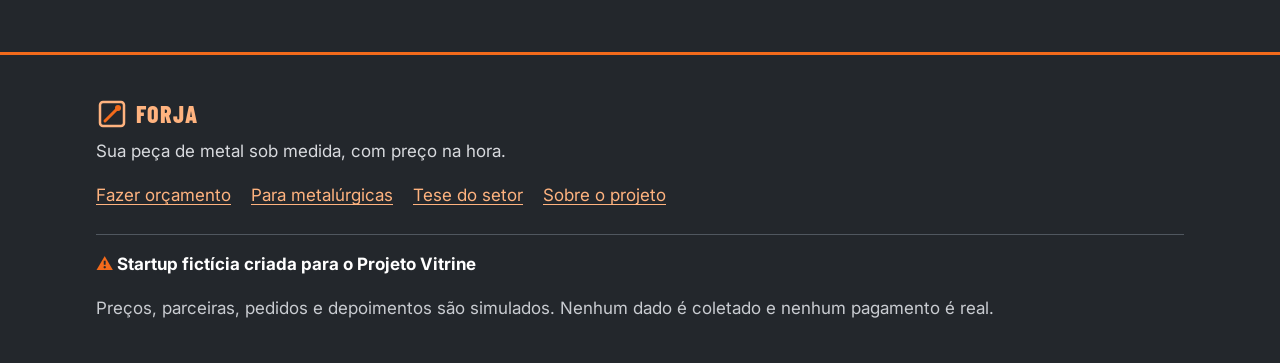
<file: sobre.html>
<!doctype html>
<html lang="pt-BR">
<head>
  <meta charset="utf-8">
  <meta name="viewport" content="width=device-width, initial-scale=1">
  <title>Forja · Sobre</title>
  <meta name="description" content="Sobre o projeto: o que é o Projeto Vitrine, a equipe, o conceito da startup fictícia, as personas e a concorrência.">
  <link rel="icon" href="img/favicon.svg" type="image/svg+xml">
  <link rel="preconnect" href="https://fonts.googleapis.com">
  <link rel="preconnect" href="https://fonts.gstatic.com" crossorigin>
  <link rel="stylesheet" href="https://fonts.googleapis.com/css2?family=Barlow+Condensed:wght@600;700;800&family=Inter:wght@400;600;700&display=swap">
  <link rel="stylesheet" href="css/estilo.css">
  <link rel="stylesheet" href="css/sobre.css">
</head>
<body>
  <a class="pular-link" href="#conteudo">Pular para o conteúdo</a>

  <header class="cabecalho">
    <div class="container">
      <a class="logo" href="index.html">
        <svg viewBox="0 0 32 32" aria-hidden="true" focusable="false"><rect x="4" y="4" width="24" height="24" rx="3" fill="none" stroke="currentColor" stroke-width="2.5"/><path d="M9 23 L21 11" stroke="#f26a1b" stroke-width="3" stroke-linecap="round"/><circle cx="22" cy="10" r="3" fill="#f26a1b"/></svg>
        <span class="js-nome">Forja</span>
      </a>
      <button class="menu-botao" type="button" aria-expanded="false" aria-controls="menu-principal">
        <svg viewBox="0 0 24 24" aria-hidden="true" focusable="false" fill="none" stroke="currentColor" stroke-width="2" stroke-linecap="round"><path d="M4 6h16M4 12h16M4 18h16"/></svg>
        Menu
      </button>
      <nav id="menu-principal" class="menu" aria-label="Menu principal">
        <ul>
          <li><a href="index.html">Início</a></li>
          <li><a href="index.html#como-funciona">Como funciona</a></li>
          <li><a href="parceiro.html">Para metalúrgicas</a></li>
          <li><a href="mercado.html">Mercado</a></li>
          <li><a href="sobre.html" aria-current="page">Sobre</a></li>
          <li><a class="menu-cta" href="orcamento.html">Fazer orçamento</a></li>
        </ul>
      </nav>
    </div>
  </header>

  <main id="conteudo">

    <!-- ============ 1. O QUE É O PROJETO VITRINE ============ -->
    <section class="secao secao-escura sobre-topo" aria-labelledby="titulo-pagina">
      <div class="container">
        <span class="sobrelinha">Projeto Vitrine</span>
        <h1 id="titulo-pagina">Sobre o projeto</h1>
        <p class="texto-grande">
          O Projeto Vitrine é um trabalho escolar em que cada grupo cria e simula uma startup.
          Este site é a vitrine da nossa: a <span class="js-nome">Forja</span>, um marketplace
          <abbr title="business to business: venda de empresa para empresa">B2B</abbr>
          (venda de empresa para empresa) de peças de metal sob medida.
        </p>

        <div class="aviso sobre-aviso" role="note">
          <p><strong>
            <svg class="aviso-icone" viewBox="0 0 24 24" aria-hidden="true" focusable="false" fill="none" stroke="currentColor" stroke-width="2" stroke-linecap="round" stroke-linejoin="round"><path d="M12 3 L22 20 H2 Z"/><path d="M12 10v4M12 17h.01"/></svg>
            Tudo aqui é fictício.</strong></p>
          <ul>
            <li>Nenhum dado é coletado: nada do que você digita sai do seu navegador.</li>
            <li>Nenhum pagamento é real: os preços são simulados.</li>
            <li>As metalúrgicas parceiras, os pedidos, as personas e os depoimentos foram inventados.</li>
          </ul>
        </div>

        <p class="texto-suave">
          A estrutura da análise de mercado (página <a href="mercado.html">Mercado</a>) segue o
          modelo de seções proposto pela escola, baseado no material da Escola do Sebrae.
          Só a estrutura foi aproveitada; o tema e os dados são do nosso grupo.
        </p>
      </div>
    </section>

    <!-- ============ 2. EQUIPE ============ -->
    <section class="secao" aria-labelledby="titulo-equipe">
      <div class="container">
        <span class="sobrelinha">Quem fez</span>
        <h2 id="titulo-equipe">Equipe</h2>
        <p class="selo">Nomes em ordem alfabética — preencher</p>

        <!--
          COMO EDITAR A EQUIPE
          - Cada <li class="cartao membro"> é uma pessoa do grupo.
          - Troque "Nome Sobrenome" pelo nome real e "Função" pelo papel
            (ex.: pesquisa de mercado, site, apresentação, finanças).
          - Troque o "?" do círculo pelas iniciais (ex.: "AB").
          - MANTENHA A ORDEM ALFABÉTICA pelo primeiro nome.
          - Para adicionar alguém, copie um <li> inteiro; para remover, apague o <li>.
          - Quando terminar, apague o aviso "Nomes em ordem alfabética — preencher".
        -->
        <ul class="grade grade-3 lista-equipe" role="list">
          <li class="cartao membro">
            <span class="avatar" aria-hidden="true">?</span>
            <div>
              <h3 class="membro-nome">Integrante 1 — Nome Sobrenome</h3>
              <p class="texto-suave">Função</p>
            </div>
          </li>
          <li class="cartao membro">
            <span class="avatar" aria-hidden="true">?</span>
            <div>
              <h3 class="membro-nome">Integrante 2 — Nome Sobrenome</h3>
              <p class="texto-suave">Função</p>
            </div>
          </li>
          <li class="cartao membro">
            <span class="avatar" aria-hidden="true">?</span>
            <div>
              <h3 class="membro-nome">Integrante 3 — Nome Sobrenome</h3>
              <p class="texto-suave">Função</p>
            </div>
          </li>
          <li class="cartao membro">
            <span class="avatar" aria-hidden="true">?</span>
            <div>
              <h3 class="membro-nome">Integrante 4 — Nome Sobrenome</h3>
              <p class="texto-suave">Função</p>
            </div>
          </li>
          <li class="cartao membro">
            <span class="avatar" aria-hidden="true">?</span>
            <div>
              <h3 class="membro-nome">Integrante 5 — Nome Sobrenome</h3>
              <p class="texto-suave">Função</p>
            </div>
          </li>
        </ul>
      </div>
    </section>

    <!-- ============ 3. CONCEITO DA IDEIA ============ -->
    <section class="secao secao-clara" aria-labelledby="titulo-conceito">
      <div class="container">
        <span class="sobrelinha">A ideia</span>
        <h2 id="titulo-conceito">Conceito da ideia</h2>
        <p class="texto-grande js-frase">Sua peça de metal sob medida, com preço na hora.</p>

        <h3>O problema tem dois lados</h3>
        <div class="grade grade-2">
          <article class="cartao">
            <span class="icone" aria-hidden="true">
              <svg viewBox="0 0 24 24" fill="none" stroke="currentColor" stroke-width="2" stroke-linecap="round" stroke-linejoin="round" focusable="false"><circle cx="12" cy="12" r="9"/><path d="M12 7v5l3 2"/></svg>
            </span>
            <h4>Quem compra a peça</h4>
            <p>
              A empresa precisa de uma peça de metal sob medida (um suporte, uma chapa cortada,
              uma peça de reposição). Manda o desenho para várias metalúrgicas, espera dias pelo
              orçamento e muitas nem respondem. Enquanto isso, a máquina dela fica parada.
            </p>
          </article>
          <article class="cartao">
            <span class="icone" aria-hidden="true">
              <svg viewBox="0 0 24 24" fill="none" stroke="currentColor" stroke-width="2" stroke-linecap="round" stroke-linejoin="round" focusable="false"><path d="M3 21V10l6 4V10l6 4V6h6v15Z"/><path d="M3 21h18"/></svg>
            </span>
            <h4>Quem fabrica a peça</h4>
            <p>
              Metalúrgicas pequenas ficam com as máquinas ociosas boa parte do dia. Não têm
              vendedor nem site e vivem de indicação.
            </p>
          </article>
        </div>

        <h3 class="sobre-subtitulo">A solução: “o Uber da fabricação”</h3>
        <p>
          Um marketplace B2B que liga as duas pontas. O cliente envia o desenho, recebe preço e
          prazo na hora, paga, e o pedido vai para a metalúrgica parceira da região que tem a
          máquina certa e está com capacidade livre. A plataforma não tem máquinas, assim como
          o Uber não tem carros.
        </p>

        <!-- Diagrama do fluxo feito com lista ordenada + CSS.
             Leitores de tela leem a lista normalmente, passo a passo.
             role="list" garante que o Safari continue anunciando "lista"
             mesmo com list-style: none no CSS. -->
        <h4 id="titulo-fluxo">Como o pedido e o dinheiro andam</h4>
        <ol class="fluxo" role="list" aria-labelledby="titulo-fluxo">
          <li class="fluxo-passo">
            <span class="fluxo-icone" aria-hidden="true">
              <svg viewBox="0 0 24 24" fill="none" stroke="currentColor" stroke-width="2" stroke-linecap="round" stroke-linejoin="round" focusable="false"><circle cx="12" cy="8" r="4"/><path d="M4 21c0-4 4-6 8-6s8 2 8 6"/></svg>
            </span>
            <strong class="fluxo-titulo">Cliente</strong>
            <span>Envia o desenho e paga.</span>
            <span class="fluxo-dinheiro">
              <svg viewBox="0 0 24 24" aria-hidden="true" focusable="false" fill="none" stroke="currentColor" stroke-width="2" stroke-linecap="round"><circle cx="12" cy="12" r="9"/><path d="M12 6v12M15 9h-4a2 2 0 0 0 0 4h2a2 2 0 0 1 0 4H9"/></svg>
              Dinheiro: o cliente paga o total.
            </span>
          </li>
          <li class="fluxo-passo">
            <span class="fluxo-icone" aria-hidden="true">
              <svg viewBox="0 0 24 24" fill="none" stroke="currentColor" stroke-width="2" stroke-linecap="round" stroke-linejoin="round" focusable="false"><rect x="3" y="4" width="18" height="14" rx="2"/><path d="M8 21h8M12 18v3M7 9h4M7 13h10"/></svg>
            </span>
            <strong class="fluxo-titulo">Plataforma</strong>
            <span>Calcula o preço e faz o match com a parceira certa.</span>
            <span class="fluxo-dinheiro">
              <svg viewBox="0 0 24 24" aria-hidden="true" focusable="false" fill="none" stroke="currentColor" stroke-width="2" stroke-linecap="round"><circle cx="12" cy="12" r="9"/><path d="M12 6v12M15 9h-4a2 2 0 0 0 0 4h2a2 2 0 0 1 0 4H9"/></svg>
              Dinheiro: a plataforma fica com a comissão
              (<span data-dado="comissaoFaixa">15% a 20%</span>).
            </span>
          </li>
          <li class="fluxo-passo">
            <span class="fluxo-icone" aria-hidden="true">
              <svg viewBox="0 0 24 24" fill="none" stroke="currentColor" stroke-width="2" stroke-linecap="round" stroke-linejoin="round" focusable="false"><path d="M3 21V10l6 4V10l6 4V6h6v15Z"/><path d="M3 21h18"/></svg>
            </span>
            <strong class="fluxo-titulo">Metalúrgica parceira</strong>
            <span>Corta, dobra e solda a peça.</span>
            <span class="fluxo-dinheiro">
              <svg viewBox="0 0 24 24" aria-hidden="true" focusable="false" fill="none" stroke="currentColor" stroke-width="2" stroke-linecap="round"><circle cx="12" cy="12" r="9"/><path d="M12 6v12M15 9h-4a2 2 0 0 0 0 4h2a2 2 0 0 1 0 4H9"/></svg>
              Dinheiro: a metalúrgica recebe o restante.
            </span>
          </li>
          <li class="fluxo-passo">
            <span class="fluxo-icone" aria-hidden="true">
              <svg viewBox="0 0 24 24" fill="none" stroke="currentColor" stroke-width="2" stroke-linecap="round" stroke-linejoin="round" focusable="false"><path d="M3 7l9-4 9 4v10l-9 4-9-4Z"/><path d="M3 7l9 4 9-4M12 11v10"/></svg>
            </span>
            <strong class="fluxo-titulo">Peça entregue</strong>
            <span>A peça chega ao cliente.</span>
          </li>
        </ol>

        <div class="grade grade-3 sobre-mecanica">
          <article class="cartao cartao-destaque">
            <h4>Como sai o preço</h4>
            <p>
              Uma tabela de custos combinada com as parceiras: material por kg, corte por metro
              (conforme o material e a espessura), perfurações, dobras, preparação da máquina e
              acabamento. Em cima disso entra a margem da plataforma. A metalúrgica não precisa
              fazer orçamento.
            </p>
          </article>
          <article class="cartao cartao-destaque">
            <h4>Como funciona o match</h4>
            <ol class="lista-passos">
              <li>Filtra as parceiras que têm o processo, o material e a espessura do pedido.</li>
              <li>Oferece o pedido a elas.</li>
              <li>A primeira que aceitar leva.</li>
              <li>Se ninguém aceitar, o valor oferecido sobe um pouco, como a tarifa dinâmica do Uber.</li>
            </ol>
          </article>
          <article class="cartao cartao-destaque">
            <h4>Como a plataforma ganha dinheiro</h4>
            <p>
              Comissão de <strong><span data-dado="comissaoFaixa">15% a 20%</span></strong> por pedido.
            </p>
            <p>
              No futuro: um painel de gestão por assinatura para as metalúrgicas organizarem
              agenda, máquinas e pedidos.
            </p>
          </article>
        </div>
      </div>
    </section>

    <!-- ============ 4. PERSONAS ============ -->
    <section class="secao" aria-labelledby="titulo-personas">
      <div class="container">
        <span class="sobrelinha">Para quem</span>
        <h2 id="titulo-personas">Personas</h2>
        <p>
          <span class="selo selo-ficticio">Personas fictícias</span>
        </p>
        <p class="texto-suave">
          Personas são personagens inventados que representam os clientes típicos.
          Elas ajudam o grupo a decidir o que a plataforma precisa fazer.
        </p>

        <div class="grade grade-3">
          <!-- Persona 1: comprador urgente -->
          <article class="cartao persona" aria-labelledby="persona-rafael">
            <div class="persona-topo">
              <span class="avatar avatar-persona" aria-hidden="true">R</span>
              <div>
                <h3 id="persona-rafael">Rafael, 34 anos</h3>
                <p class="texto-suave persona-papel">Engenheiro de manutenção numa indústria de alimentos em Contagem (MG)</p>
              </div>
            </div>
            <dl class="persona-dados">
              <dt>Dor</dt>
              <dd>Precisa de peças urgentes de reposição e hoje espera dias por orçamento, com a linha de produção parada.</dd>
              <dt>O que quer</dt>
              <dd>Rapidez e previsibilidade: saber o preço e o prazo na hora.</dd>
              <dt>Como a plataforma ajuda</dt>
              <dd>Ele envia o desenho, vê preço e prazo na tela e o pedido já vai para uma parceira da região.</dd>
            </dl>
            <blockquote class="persona-fala">
              <p>“Cada hora de máquina parada custa caro. Eu só queria saber quanto custa e quando chega.”</p>
              <footer>(fala fictícia)</footer>
            </blockquote>
            <a class="botao botao-secundario" href="orcamento.html">Simular um orçamento como o Rafael</a>
          </article>

          <!-- Persona 2: fabricante com máquina ociosa -->
          <article class="cartao persona" aria-labelledby="persona-antonio">
            <div class="persona-topo">
              <span class="avatar avatar-persona" aria-hidden="true">A</span>
              <div>
                <h3 id="persona-antonio">Seu Antônio, 58 anos</h3>
                <p class="texto-suave persona-papel">Dono de uma metalúrgica com 12 funcionários na Grande BH (Belo Horizonte)</p>
              </div>
            </div>
            <dl class="persona-dados">
              <dt>Dor</dt>
              <dd>O laser e a dobradeira ficam parados à tarde. Não tem vendedor nem site e depende de indicação.</dd>
              <dt>O que quer</dt>
              <dd>Encher a agenda das máquinas sem gastar com vendas.</dd>
              <dt>Como a plataforma ajuda</dt>
              <dd>Recebe pedidos já com preço definido, sem precisar orçar, e aceita só os que cabem na agenda.</dd>
            </dl>
            <blockquote class="persona-fala">
              <p>“Máquina parada não paga funcionário. Se o pedido chegar pronto, eu faço.”</p>
              <footer>(fala fictícia)</footer>
            </blockquote>
            <a class="botao botao-secundario" href="parceiro.html">Ver o painel da metalúrgica</a>
          </article>

          <!-- Persona 3: startup com muitos protótipos -->
          <article class="cartao persona" aria-labelledby="persona-camila">
            <div class="persona-topo">
              <span class="avatar avatar-persona" aria-hidden="true">C</span>
              <div>
                <h3 id="persona-camila">Camila, 29 anos</h3>
                <p class="texto-suave persona-papel">Sócia de uma startup de equipamentos agrícolas</p>
              </div>
            </div>
            <dl class="persona-dados">
              <dt>Dor</dt>
              <dd>Encomenda cerca de 50 peças de protótipo por mês e não tem setor de compras para correr atrás de orçamentos.</dd>
              <dt>O que quer</dt>
              <dd>Pedir peças sem perder tempo com cotação, e testar novas versões rápido.</dd>
              <dt>Como a plataforma ajuda</dt>
              <dd>Um só lugar para enviar desenhos, comparar opções de material e acompanhar todos os pedidos.</dd>
            </dl>
            <blockquote class="persona-fala">
              <p>“Eu quero projetar, não passar o dia mandando e-mail pedindo orçamento.”</p>
              <footer>(fala fictícia)</footer>
            </blockquote>
            <a class="botao botao-secundario" href="orcamento.html">Simular um orçamento como a Camila</a>
          </article>
        </div>
      </div>
    </section>

    <!-- ============ 5. CONCORRÊNCIA E DIFERENCIAL ============ -->
    <section class="secao secao-clara" aria-labelledby="titulo-concorrencia">
      <div class="container">
        <span class="sobrelinha">Mercado</span>
        <h2 id="titulo-concorrencia">Concorrência e diferencial</h2>
        <div class="grade grade-2">
          <article class="cartao">
            <h3>No Brasil: Mech4u</h3>
            <p>
              Plataforma de São José dos Campos (SP), em operação desde 2020, focada em usinagem
              <abbr title="Comando Numérico Computadorizado">CNC</abbr> (Comando Numérico Computadorizado).
            </p>
            <span class="fonte">Referência de mercado. Fonte: site e materiais públicos da Mech4u.</span>
          </article>
          <article class="cartao cartao-destaque">
            <h3>Nosso diferencial</h3>
            <ul>
              <li><strong>Foco em chapa metálica:</strong> corte, dobra e solda.</li>
              <li><strong>Rede regional em Minas Gerais:</strong> parceiras perto do cliente, começando pela Grande BH.</li>
              <li><strong>Preço na hora:</strong> a metalúrgica não precisa orçar.</li>
            </ul>
          </article>
        </div>
        <p class="sobre-referencias">
          Referências internacionais do mesmo modelo: a Xometry, nos Estados Unidos, e a Fractory,
          na Europa. Os números delas estão na página <a href="mercado.html">Mercado</a>, com as fontes.
        </p>
      </div>
    </section>

    <!-- ============ 6. CHAMADA FINAL ============ -->
    <section class="secao secao-escura" aria-labelledby="titulo-cta">
      <div class="container sobre-cta">
        <h2 id="titulo-cta">Quer ver a ideia funcionando?</h2>
        <p class="texto-suave">Faça um orçamento simulado ou veja os números do setor.</p>
        <div class="grupo-botoes">
          <a class="botao botao-grande" href="orcamento.html">Fazer orçamento</a>
          <a class="botao botao-claro botao-grande" href="mercado.html">Ver a tese do setor</a>
        </div>
      </div>
    </section>

  </main>

  <footer class="rodape">
    <div class="container">
      <a class="logo" href="index.html">
        <svg viewBox="0 0 32 32" aria-hidden="true" focusable="false"><rect x="4" y="4" width="24" height="24" rx="3" fill="none" stroke="currentColor" stroke-width="2.5"/><path d="M9 23 L21 11" stroke="#f26a1b" stroke-width="3" stroke-linecap="round"/><circle cx="22" cy="10" r="3" fill="#f26a1b"/></svg>
        <span class="js-nome">Forja</span>
      </a>
      <p class="js-frase">Sua peça de metal sob medida, com preço na hora.</p>
      <ul class="rodape-links">
        <li><a href="orcamento.html">Fazer orçamento</a></li>
        <li><a href="parceiro.html">Para metalúrgicas</a></li>
        <li><a href="mercado.html">Tese do setor</a></li>
        <li><a href="sobre.html">Sobre o projeto</a></li>
      </ul>
      <p class="rodape-aviso js-aviso">Startup fictícia criada para o Projeto Vitrine</p>
      <p class="texto-suave rodape-nota">Preços, parceiras, pedidos e depoimentos são simulados. Nenhum dado é coletado e nenhum pagamento é real.</p>
    </div>
  </footer>

  <script src="js/config.js"></script>
  <script src="data/precos.js"></script>
  <script src="data/materiais.js"></script>
  <script src="data/parceiros.js"></script>
  <script src="js/comum.js"></script>
  <!-- Esta página não precisa de script próprio -->
</body>
</html>
</file>
<file: css/estilo.css>
/* =============================================================
   ESTILO BASE — usado por todas as páginas
   Visual industrial: grafite + laranja-faísca sobre fundo claro.
   Mobile first: o padrão é o celular; telas maiores usam @media.
   Estilos específicos de uma página ficam em css/<pagina>.css.
   ============================================================= */

/* ---------- Cores e medidas (tokens) ----------
   Contraste verificado para o nível AA da WCAG:
   - texto #1c1f23 sobre #f7f6f3 ........ ~15:1
   - texto-suave #4a5058 sobre #f7f6f3 .. ~7,6:1
   - branco sobre laranja #b8420a ........ ~5,2:1 (botões)
   - laranja-texto #a63c09 sobre branco .. ~6,1:1 (links e destaques)
   - o laranja vivo #f26a1b é só decorativo (faíscas, bordas, ícones) */
:root {
  --cor-fundo: #f7f6f3;
  --cor-superficie: #ffffff;
  --cor-texto: #1c1f23;
  --cor-texto-suave: #4a5058;
  --cor-grafite: #23272c;
  --cor-grafite-claro: #3a4048;
  --cor-borda: #d4d2cc;
  --cor-laranja: #b8420a;        /* botões e elementos com texto branco */
  --cor-laranja-escuro: #94350a; /* hover dos botões */
  --cor-laranja-texto: #a63c09;  /* links e textos em laranja */
  --cor-faisca: #f26a1b;         /* decorativo */
  --cor-laranja-fundo: #fdeee4;  /* fundo de destaques */
  --cor-sucesso: #1d6b3a;
  --cor-sucesso-fundo: #e5f3ea;
  --cor-alerta: #8a4b00;
  --cor-alerta-fundo: #fff4dc;
  --cor-erro: #a1231b;
  --cor-erro-fundo: #fbe9e7;

  --fonte-titulo: "Barlow Condensed", "Arial Narrow", Arial, sans-serif;
  --fonte-texto: "Inter", "Segoe UI", Roboto, Arial, sans-serif;

  --raio: 10px;
  --raio-pequeno: 6px;
  --sombra: 0 1px 2px rgba(0, 0, 0, 0.06), 0 4px 14px rgba(0, 0, 0, 0.06);
  --largura-max: 1120px;
  --espaco: 1rem;
}

/* ---------- Base ---------- */
*,
*::before,
*::after {
  box-sizing: border-box;
}

html {
  font-size: 100%; /* respeita a configuração do navegador (16px padrão) */
  scroll-behavior: smooth;
}

body {
  margin: 0;
  font-family: var(--fonte-texto);
  font-size: 1.0625rem; /* ~17px */
  line-height: 1.6;
  color: var(--cor-texto);
  background: var(--cor-fundo);
}

/* O atributo "hidden" sempre esconde, mesmo em elementos com display próprio
   (ex.: .botao usa display:inline-flex, que venceria o hidden do navegador) */
[hidden] {
  display: none !important;
}

img,
svg {
  max-width: 100%;
  height: auto;
}

h1,
h2,
h3,
h4 {
  font-family: var(--fonte-titulo);
  line-height: 1.1;
  margin: 0 0 0.5em;
  letter-spacing: 0.01em;
}

h1 { font-size: clamp(2.4rem, 7vw, 4rem); font-weight: 800; }
h2 { font-size: clamp(1.9rem, 5vw, 2.7rem); font-weight: 700; }
h3 { font-size: 1.45rem; font-weight: 700; }
h4 { font-size: 1.2rem; font-weight: 700; }

p {
  margin: 0 0 1em;
}

a {
  color: var(--cor-laranja-texto);
  text-underline-offset: 0.18em;
}

a:hover {
  color: var(--cor-laranja-escuro);
}

/* Foco bem visível para quem navega pelo teclado */
:focus-visible {
  outline: 3px solid var(--cor-faisca);
  outline-offset: 3px;
  border-radius: 2px;
}

/* Texto só para leitores de tela */
.visualmente-oculto {
  position: absolute !important;
  width: 1px;
  height: 1px;
  padding: 0;
  margin: -1px;
  overflow: hidden;
  clip: rect(0, 0, 0, 0);
  white-space: nowrap;
  border: 0;
}

/* Link "Pular para o conteúdo" (aparece ao apertar Tab) */
.pular-link {
  position: absolute;
  left: 1rem;
  top: -100px;
  z-index: 100;
  padding: 0.6rem 1rem;
  background: var(--cor-grafite);
  color: #fff;
  border-radius: var(--raio-pequeno);
}

.pular-link:focus {
  top: 1rem;
  color: #fff;
}

/* ---------- Layout ---------- */
.container {
  width: 100%;
  max-width: var(--largura-max);
  margin: 0 auto;
  padding: 0 var(--espaco);
}

.secao {
  padding: 3rem 0;
}

.secao-escura {
  background: var(--cor-grafite);
  color: #f1f1ef;
}

.secao-escura a {
  color: #ffb37f; /* laranja claro com contraste AA sobre grafite */
}

.secao-escura .texto-suave {
  color: #c9ccd1;
}

.secao-clara {
  background: var(--cor-superficie);
}

/* "Sobrelinha": rótulo pequeno acima do título, como no PDF da escola */
.sobrelinha {
  display: inline-block;
  font-size: 0.85rem;
  font-weight: 700;
  letter-spacing: 0.12em;
  text-transform: uppercase;
  color: var(--cor-laranja-texto);
  margin-bottom: 0.5rem;
}

.secao-escura .sobrelinha {
  color: #ffb37f;
}

.texto-suave {
  color: var(--cor-texto-suave);
}

.texto-grande {
  font-size: 1.2rem;
}

.grade {
  display: grid;
  gap: 1.25rem;
}

/* Em telas maiores, a grade vira 2, 3 ou 4 colunas */
@media (min-width: 640px) {
  .grade-2,
  .grade-3,
  .grade-4 { grid-template-columns: repeat(2, 1fr); }
}

@media (min-width: 960px) {
  .grade-3 { grid-template-columns: repeat(3, 1fr); }
  .grade-4 { grid-template-columns: repeat(4, 1fr); }
  .secao { padding: 4.5rem 0; }
}

/* ---------- Cabeçalho e menu ---------- */
.cabecalho {
  position: sticky;
  top: 0;
  z-index: 50;
  background: var(--cor-grafite);
  color: #fff;
  border-bottom: 3px solid var(--cor-faisca);
}

.cabecalho .container {
  display: flex;
  align-items: center;
  justify-content: space-between;
  min-height: 64px;
  flex-wrap: wrap;
}

.logo {
  display: inline-flex;
  align-items: center;
  gap: 0.5rem;
  color: #fff;
  text-decoration: none;
  font-family: var(--fonte-titulo);
  font-size: 1.8rem;
  font-weight: 800;
  letter-spacing: 0.04em;
  text-transform: uppercase;
}

.logo:hover {
  color: #fff;
}

.logo svg {
  width: 32px;
  height: 32px;
  flex-shrink: 0;
}

.menu-botao {
  display: inline-flex;
  align-items: center;
  gap: 0.5rem;
  min-height: 44px;
  padding: 0.4rem 0.8rem;
  font: inherit;
  font-weight: 600;
  color: #fff;
  background: transparent;
  border: 2px solid #6b727b;
  border-radius: var(--raio-pequeno);
  cursor: pointer;
}

.menu-botao svg {
  width: 22px;
  height: 22px;
}

/* No celular, o menu fica escondido até apertar o botão */
.menu {
  display: none;
  width: 100%;
  padding: 0.5rem 0 1rem;
}

.menu.aberto {
  display: block;
}

.menu ul {
  list-style: none;
  margin: 0;
  padding: 0;
}

.menu a {
  display: block;
  padding: 0.75rem 0.5rem;
  color: #f1f1ef;
  text-decoration: none;
  font-weight: 600;
  border-radius: var(--raio-pequeno);
}

.menu a:hover {
  background: var(--cor-grafite-claro);
  color: #fff;
}

/* Página atual: marcada com sublinhado laranja + aria-current (não só cor) */
.menu a[aria-current="page"] {
  color: #fff;
  box-shadow: inset 4px 0 0 var(--cor-faisca);
  padding-left: 0.9rem;
}

.menu .menu-cta {
  margin-top: 0.5rem;
  background: var(--cor-laranja);
  color: #fff;
  text-align: center;
}

.menu .menu-cta:hover {
  background: var(--cor-laranja-escuro);
}

/* No computador, o menu fica sempre visível na linha */
@media (min-width: 900px) {
  .menu-botao { display: none; }

  .menu {
    display: block;
    width: auto;
    padding: 0;
  }

  .menu ul {
    display: flex;
    align-items: center;
    gap: 0.25rem;
  }

  .menu a {
    padding: 0.5rem 0.8rem;
  }

  .menu a[aria-current="page"] {
    box-shadow: inset 0 -3px 0 var(--cor-faisca);
    padding-left: 0.8rem;
  }

  .menu .menu-cta {
    margin: 0 0 0 0.5rem;
  }
}

/* ---------- Botões ---------- */
.botao {
  display: inline-flex;
  align-items: center;
  justify-content: center;
  gap: 0.5rem;
  min-height: 48px;
  padding: 0.7rem 1.4rem;
  font: inherit;
  font-weight: 700;
  line-height: 1.2;
  text-decoration: none;
  color: #fff;
  background: var(--cor-laranja);
  border: 2px solid var(--cor-laranja);
  border-radius: var(--raio-pequeno);
  cursor: pointer;
  transition: background 0.15s, border-color 0.15s;
}

.botao:hover {
  color: #fff;
  background: var(--cor-laranja-escuro);
  border-color: var(--cor-laranja-escuro);
}

.botao svg {
  width: 20px;
  height: 20px;
}

/* Botão secundário: contorno grafite */
.botao-secundario {
  color: var(--cor-grafite);
  background: transparent;
  border-color: var(--cor-grafite);
}

.botao-secundario:hover {
  color: #fff;
  background: var(--cor-grafite);
  border-color: var(--cor-grafite);
}

/* Botão claro, para usar sobre fundo grafite */
.botao-claro {
  color: var(--cor-grafite);
  background: #fff;
  border-color: #fff;
}

.botao-claro:hover {
  color: var(--cor-grafite);
  background: #e9e7e2;
  border-color: #e9e7e2;
}

/* Dentro da seção escura, a regra ".secao-escura a" pintaria o texto dos
   botões de laranja claro (contraste ruim). Aqui devolvemos a cor certa. */
.secao-escura .botao {
  color: #fff;
}

.secao-escura .botao-claro {
  color: var(--cor-grafite);
}

.botao:disabled,
.botao[aria-disabled="true"] {
  opacity: 0.55;
  cursor: not-allowed;
}

.botao-grande {
  min-height: 56px;
  padding: 0.9rem 1.8rem;
  font-size: 1.15rem;
}

.grupo-botoes {
  display: flex;
  flex-wrap: wrap;
  gap: 0.75rem;
}

/* ---------- Cartões ---------- */
.cartao {
  background: var(--cor-superficie);
  border: 1px solid var(--cor-borda);
  border-radius: var(--raio);
  padding: 1.5rem;
  box-shadow: var(--sombra);
}

.cartao > :last-child {
  margin-bottom: 0;
}

.cartao-destaque {
  border-top: 4px solid var(--cor-faisca);
}

.secao-escura .cartao {
  background: var(--cor-grafite-claro);
  border-color: #50575f;
  color: #f1f1ef;
  box-shadow: none;
}

/* Ícone redondo usado nos cartões */
.icone {
  display: inline-flex;
  align-items: center;
  justify-content: center;
  width: 52px;
  height: 52px;
  margin-bottom: 0.75rem;
  border-radius: 50%;
  background: var(--cor-laranja-fundo);
  color: var(--cor-laranja-texto);
}

.icone svg {
  width: 28px;
  height: 28px;
}

/* ---------- Selos e avisos ---------- */
.selo {
  display: inline-flex;
  align-items: center;
  gap: 0.35rem;
  padding: 0.2rem 0.65rem;
  font-size: 0.85rem;
  font-weight: 700;
  border-radius: 999px;
  background: var(--cor-alerta-fundo);
  color: var(--cor-alerta);
  border: 1px solid #e7c98a;
}

.selo-ficticio::before {
  content: "⚠";
  font-size: 0.9em;
}

.selo-sucesso {
  background: var(--cor-sucesso-fundo);
  color: var(--cor-sucesso);
  border-color: #a9d3b6;
}

/* Caixa de aviso (info, sucesso, erro). O ícone/texto diz o tipo, não só a cor. */
.aviso {
  padding: 1rem 1.25rem;
  border-radius: var(--raio-pequeno);
  border-left: 5px solid var(--cor-alerta);
  background: var(--cor-alerta-fundo);
  color: var(--cor-texto);
}

.aviso-erro {
  border-left-color: var(--cor-erro);
  background: var(--cor-erro-fundo);
}

.aviso-sucesso {
  border-left-color: var(--cor-sucesso);
  background: var(--cor-sucesso-fundo);
}

.aviso > :last-child {
  margin-bottom: 0;
}

/* ---------- Fonte de dados (sempre visível perto do número) ---------- */
.fonte {
  display: block;
  margin-top: 0.5rem;
  font-size: 0.875rem;
  color: var(--cor-texto-suave);
}

.secao-escura .fonte {
  color: #c9ccd1;
}

/* Números grandes (indicadores) */
.numero-grande {
  display: block;
  font-family: var(--fonte-titulo);
  font-size: clamp(2.4rem, 7vw, 3.4rem);
  font-weight: 800;
  line-height: 1;
  color: var(--cor-laranja-texto);
}

.secao-escura .numero-grande {
  color: #ffb37f;
}

/* ---------- Tabelas ---------- */
.tabela-rolagem {
  overflow-x: auto; /* no celular, a tabela rola dentro da caixa */
}

table {
  width: 100%;
  border-collapse: collapse;
  background: var(--cor-superficie);
  font-size: 0.98rem;
}

caption {
  text-align: left;
  font-weight: 700;
  padding: 0 0 0.5rem;
}

th,
td {
  padding: 0.75rem 0.9rem;
  border-bottom: 1px solid var(--cor-borda);
  text-align: left;
  vertical-align: top;
}

thead th {
  background: var(--cor-grafite);
  color: #fff;
  font-weight: 700;
}

/* ---------- Formulários ---------- */
.campo {
  display: flex;
  flex-direction: column;
  gap: 0.35rem;
  margin-bottom: 1rem;
}

label,
legend {
  font-weight: 600;
}

input[type="number"],
input[type="text"],
select {
  width: 100%;
  min-height: 48px;
  padding: 0.6rem 0.75rem;
  font: inherit;
  color: var(--cor-texto);
  background: #fff;
  border: 2px solid #8a8f96; /* contraste 3:1 da borda (WCAG 1.4.11) */
  border-radius: var(--raio-pequeno);
}

input:focus-visible,
select:focus-visible {
  border-color: var(--cor-grafite);
}

fieldset {
  border: 1px solid var(--cor-borda);
  border-radius: var(--raio-pequeno);
  padding: 1rem;
  margin: 0 0 1rem;
}

.ajuda {
  font-size: 0.9rem;
  color: var(--cor-texto-suave);
}

/* ---------- Rodapé ---------- */
.rodape {
  background: var(--cor-grafite);
  color: #d8dade;
  padding: 2.5rem 0 1.5rem;
  border-top: 3px solid var(--cor-faisca);
}

.rodape a {
  color: #ffb37f;
}

.rodape .logo {
  font-size: 1.5rem;
}

.rodape-links {
  list-style: none;
  padding: 0;
  margin: 1rem 0;
  display: flex;
  flex-wrap: wrap;
  gap: 0.5rem 1.25rem;
}

.rodape-aviso {
  margin-top: 1.5rem;
  padding-top: 1rem;
  border-top: 1px solid #50575f;
  font-weight: 700;
  color: #fff;
}

.rodape-aviso::before {
  content: "⚠ ";
  color: var(--cor-faisca);
}

/* ---------- Movimento reduzido ----------
   Quem pediu ao sistema menos animação não vê animações. */
@media (prefers-reduced-motion: reduce) {
  *,
  *::before,
  *::after {
    animation-duration: 0.01ms !important;
    animation-iteration-count: 1 !important;
    transition-duration: 0.01ms !important;
    scroll-behavior: auto !important;
  }
}
</file>
<file: css/index.css>
/* =============================================================
   ESTILOS DA PÁGINA INICIAL (index.html)
   Só o que é específico desta página; o resto vem de estilo.css.
   ============================================================= */

/* ---------- 1. Herói ---------- */
.heroi {
  padding: 2.5rem 0 3rem;
  background: var(--cor-fundo);
  border-bottom: 1px solid var(--cor-borda);
}

.heroi-grade {
  display: grid;
  gap: 2rem;
  align-items: center;
}

.heroi-selo {
  margin: 0 0 1rem;
}

.heroi-selo svg {
  width: 16px;
  height: 16px;
}

.heroi-ilustracao {
  max-width: 420px;
  margin: 0 auto;
}

.heroi-ilustracao svg {
  display: block;
  width: 100%;
}

/* Faísca do laser: cresce e diminui sem parar (efeito de corte) */
.faisca {
  transform-origin: 200px 110px;
  transform-box: view-box;
  animation: faiscar 0.6s ease-in-out infinite alternate;
}

.laser-feixe {
  animation: piscar 0.3s linear infinite alternate;
}

@keyframes faiscar {
  from { transform: scale(0.7); opacity: 0.7; }
  to   { transform: scale(1.15); opacity: 1; }
}

@keyframes piscar {
  from { opacity: 0.6; }
  to   { opacity: 1; }
}

/* Quem pediu menos movimento vê a faísca parada */
@media (prefers-reduced-motion: reduce) {
  .faisca,
  .laser-feixe {
    animation: none;
  }
}

@media (min-width: 900px) {
  .heroi {
    padding: 4.5rem 0;
  }

  .heroi-grade {
    grid-template-columns: 1.2fr 1fr;
  }
}

/* ---------- Listas que viram grade de cartões ---------- */
.lista-beneficios,
.lista-numeros,
.passos {
  list-style: none;
  margin: 1.5rem 0;
  padding: 0;
}

/* ---------- 3. Como funciona ---------- */
.passos {
  display: grid;
  gap: 1.25rem;
}

.passo {
  position: relative;
}

/* O cabeçalho fica fixo no topo: este espaço evita que ele cubra o título
   quando alguém clica em "Como funciona" no menu */
#como-funciona {
  scroll-margin-top: 4.5rem;
}

/* Número do passo no canto do cartão */
.passo-numero {
  position: absolute;
  top: 1rem;
  right: 1.25rem;
  font-family: var(--fonte-titulo);
  font-size: 2.6rem;
  font-weight: 800;
  line-height: 1;
  color: var(--cor-texto-suave);
}

@media (min-width: 640px) {
  .passos {
    grid-template-columns: repeat(2, 1fr);
  }
}

/* No computador: 4 colunas com uma seta decorativa entre os passos */
@media (min-width: 960px) {
  .passos {
    grid-template-columns: repeat(4, 1fr);
    gap: 2rem;
  }

  .passo:not(:last-child)::after {
    content: "→"; /* para navegadores antigos */
    content: "→" / ""; /* depois da barra vem o texto alternativo: vazio = leitor de tela ignora a seta */
    position: absolute;
    top: 50%;
    right: -1.6rem;
    transform: translateY(-50%);
    font-size: 1.6rem;
    font-weight: 700;
    color: var(--cor-faisca);
  }
}

.uber-nota {
  margin: 0;
}

/* ---------- 4 e 5. Benefícios ---------- */
.lista-beneficios h3 {
  font-size: 1.3rem;
}

/* Ícone de "certo" ao lado do título (seção escura) */
.icone-titulo {
  width: 22px;
  height: 22px;
  margin-right: 0.35rem;
  vertical-align: -3px;
  color: #ffb37f;
}

.comissao-nota {
  font-size: 1.15rem;
}

/* ---------- 6. Números de mercado ---------- */
.lista-numeros .numero-grande {
  margin-bottom: 0.75rem;
  overflow-wrap: anywhere;
}

.leitura {
  margin-top: 0.75rem;
  font-size: 0.95rem;
}

.numero-grande abbr {
  text-decoration: none;
}

.link-tese {
  font-weight: 700;
}

/* ---------- 7. Depoimentos ---------- */
.depoimentos {
  margin-top: 1.5rem;
}

.depoimento {
  margin: 0;
  display: flex;
  flex-direction: column;
  gap: 1rem;
}

.depoimento .selo {
  align-self: flex-start;
}

.depoimento blockquote {
  margin: 0;
  font-size: 1.1rem;
  flex-grow: 1;
}

.depoimento blockquote p {
  margin: 0;
}

.depoimento figcaption {
  display: flex;
  align-items: center;
  gap: 0.75rem;
  font-size: 0.95rem;
  color: var(--cor-texto-suave);
}

.depoimento figcaption strong {
  color: var(--cor-texto);
}

/* Avatar: inicial do nome dentro de um círculo (sem foto) */
.avatar {
  display: inline-flex;
  align-items: center;
  justify-content: center;
  flex-shrink: 0;
  width: 48px;
  height: 48px;
  border-radius: 50%;
  background: var(--cor-grafite);
  color: #fff;
  font-family: var(--fonte-titulo);
  font-size: 1.5rem;
  font-weight: 800;
}

/* ---------- 8. Chamada final ---------- */
.chamada-final {
  background: var(--cor-laranja-fundo);
  border-top: 4px solid var(--cor-faisca);
  text-align: center;
}

.chamada-final .grupo-botoes {
  justify-content: center;
}
</file>
<file: css/mercado.css>
/* =============================================================
   PÁGINA MERCADO (tese do setor)
   Segue a estrutura do "Ex Setor.pdf": cada seção tem rótulo
   pequeno (.sobrelinha), título grande, subtítulo cinza, conteúdo
   e uma linha de fonte com o número da "página" (01, 02...).
   Mobile first: o padrão é o celular; telas maiores usam @media.
   ============================================================= */

/* ---------- Capa da tese ---------- */
.capa-tese {
  padding: 3rem 0 2.5rem;
  border-bottom: 4px solid var(--cor-faisca);
}

.capa-tese h1 {
  max-width: 16ch;
  margin-bottom: 0.4em;
}

.capa-subtitulo {
  max-width: 42rem;
  font-size: 1.2rem;
  color: #c9ccd1; /* cinza claro com contraste AA sobre grafite */
}

.capa-meta {
  display: flex;
  flex-wrap: wrap;
  gap: 0.5rem 1.5rem;
  margin-top: 1.5rem;
  font-weight: 600;
}

.capa-data {
  display: inline-flex;
  align-items: center;
  gap: 0.4rem;
}

.capa-data svg {
  width: 20px;
  height: 20px;
  color: var(--cor-faisca);
}

.capa-nota {
  color: #c9ccd1;
  font-weight: 400;
}

.capa-aviso {
  margin: 1.25rem 0 0;
  font-size: 0.95rem;
  color: #c9ccd1;
}

/* ---------- Layout: sumário + conteúdo ---------- */
.tese-layout {
  display: grid;
  gap: 1rem;
  padding-top: 2rem;
  padding-bottom: 3rem;
}

/* Evita que o grid estoure a largura no celular (tabelas longas) */
.tese-conteudo {
  min-width: 0;
}

/* ---------- Sumário ---------- */
.sumario {
  background: var(--cor-superficie);
  border: 1px solid var(--cor-borda);
  border-radius: var(--raio);
  padding: 1.25rem;
}

.sumario-titulo {
  font-size: 1.3rem;
  margin-bottom: 0.5rem;
}

.sumario ol {
  list-style: none;
  margin: 0;
  padding: 0;
  display: grid;
  gap: 0.15rem;
}

.sumario a {
  display: flex;
  align-items: center;
  min-height: 44px; /* área de toque confortável no celular */
  gap: 0.6rem;
  padding: 0.4rem 0.3rem;
  color: var(--cor-texto);
  text-decoration: none;
  border-radius: var(--raio-pequeno);
}

.sumario a:hover {
  background: var(--cor-laranja-fundo);
  color: var(--cor-texto);
  text-decoration: underline;
}

.sumario-num {
  font-family: var(--fonte-titulo);
  font-weight: 700;
  color: var(--cor-laranja-texto);
  min-width: 1.6rem;
}

/* Em telas médias, o sumário vira duas colunas para ocupar menos altura */
@media (min-width: 640px) {
  .sumario ol {
    grid-template-columns: repeat(2, 1fr);
    column-gap: 1.5rem;
  }
}

/* No computador, o sumário fica fixo ao lado enquanto a página rola */
@media (min-width: 1024px) {
  .tese-layout {
    grid-template-columns: 240px minmax(0, 1fr);
    gap: 3rem;
    align-items: start;
  }

  .sumario {
    position: sticky;
    top: 88px; /* abaixo do cabeçalho fixo */
    max-height: calc(100vh - 110px);
    overflow-y: auto;
  }

  .sumario ol {
    grid-template-columns: 1fr;
  }
}

/* ---------- Seções da tese ---------- */
.tese-secao {
  padding: 2.5rem 0 1rem;
  border-top: 2px solid var(--cor-grafite);
  scroll-margin-top: 84px; /* o link do sumário não fica escondido sob o cabeçalho */
}

.tese-secao:first-child {
  border-top: 0;
}

.tese-secao h2 {
  font-size: clamp(2rem, 6vw, 3rem);
  font-weight: 800;
  max-width: 22ch;
}

.tese-subtitulo {
  max-width: 44rem;
  font-size: 1.15rem;
  color: var(--cor-texto-suave);
  margin-bottom: 1.75rem;
}

.tese-secao h3 {
  margin-top: 1.5rem;
}

/* Linha de fonte + número da página, como o rodapé de cada slide do PDF */
.tese-rodape {
  display: flex;
  justify-content: space-between;
  align-items: flex-end;
  gap: 1rem;
  margin: 2rem 0 0;
  padding-top: 0.75rem;
  border-top: 1px solid var(--cor-borda);
  font-size: 0.875rem;
  color: var(--cor-texto-suave);
}

.tese-pagina {
  font-family: var(--fonte-titulo);
  font-size: 1.4rem;
  font-weight: 800;
  line-height: 1;
  color: var(--cor-laranja-texto);
  flex-shrink: 0;
}

/* Lista sem marcadores (usada em várias grades) */
.indicadores,
.estatisticas,
.papeis,
.subsetores,
.tendencias,
.passos,
.riscos,
.evidencias {
  list-style: none;
  margin: 0;
  padding: 0;
}

/* Lista com marcador quadrado laranja */
.lista-marcada {
  margin: 0 0 1rem;
  padding-left: 1.2rem;
}

.lista-marcada li {
  margin-bottom: 0.35rem;
}

.lista-marcada li::marker {
  content: "■  ";
  color: var(--cor-faisca);
  font-size: 0.8em;
}

/* ---------- 01 Indicadores ---------- */
.indicadores {
  margin-top: 1.5rem;
}

.indicador .numero-grande small {
  font-size: 0.45em;
  font-weight: 700;
}

.indicador-rotulo {
  margin: 0.6rem 0 0.5rem;
  font-weight: 600;
}

.indicador-leitura {
  display: flex;
  gap: 0.4rem;
  align-items: flex-start;
  margin-bottom: 0.25rem;
  color: var(--cor-texto-suave);
}

.indicador-leitura svg {
  width: 20px;
  height: 20px;
  flex-shrink: 0;
  margin-top: 0.2rem;
  color: var(--cor-laranja-texto);
}

/* Caixa de implicação (destaque grafite com barra laranja) */
.implicacao {
  margin-top: 1.75rem;
  padding: 1.25rem 1.5rem;
  background: var(--cor-grafite);
  color: #f1f1ef;
  border-left: 6px solid var(--cor-faisca);
  border-radius: var(--raio-pequeno);
}

.implicacao-rotulo {
  margin: 0 0 0.25rem;
  font-size: 0.85rem;
  font-weight: 700;
  letter-spacing: 0.12em;
  text-transform: uppercase;
  color: #ffb37f;
}

.implicacao-texto {
  margin: 0;
  font-family: var(--fonte-titulo);
  font-size: clamp(1.4rem, 4vw, 1.9rem);
  font-weight: 700;
  line-height: 1.2;
}

/* ---------- 02 Subsetores numerados ---------- */
.subsetores {
  display: grid;
  gap: 0.75rem;
  margin-bottom: 1.75rem;
}

.subsetor {
  display: flex;
  gap: 1rem;
  padding: 1rem 0;
  border-bottom: 1px solid var(--cor-borda);
}

.subsetor h4 {
  margin-bottom: 0.2rem;
}

.subsetor p {
  margin: 0;
  color: var(--cor-texto-suave);
}

.subsetor-num,
.tendencia-num {
  font-family: var(--fonte-titulo);
  font-size: 2.2rem;
  font-weight: 800;
  line-height: 1;
  color: var(--cor-laranja-texto);
  min-width: 2.6rem;
}

@media (min-width: 760px) {
  .subsetores {
    grid-template-columns: repeat(2, 1fr);
    column-gap: 2rem;
  }
}

.setor-colunas .cartao h3 {
  margin-top: 0;
}

.lente {
  display: flex;
  flex-wrap: wrap;
  gap: 0.25rem 0.6rem;
  font-family: var(--fonte-titulo);
  font-size: 1.45rem;
  font-weight: 700;
  color: var(--cor-laranja-texto);
}

/* ---------- 03 Crescimento ---------- */
.estatistica-nome {
  margin-bottom: 0.4rem;
  font-size: 0.85rem;
  font-weight: 700;
  letter-spacing: 0.08em;
  text-transform: uppercase;
  color: var(--cor-texto-suave);
}

.estatisticas .numero-grande {
  margin-bottom: 0.5rem;
}

.grafico {
  margin: 2rem 0 0;
  padding: 1.25rem;
  background: var(--cor-superficie);
  border: 1px solid var(--cor-borda);
  border-radius: var(--raio);
}

.grafico figcaption {
  display: grid;
  gap: 0.2rem;
  margin-bottom: 1rem;
}

.grafico-svg {
  display: block;
  width: 100%;
  max-width: 460px;
  height: auto;
}

.grafico-valor {
  font-family: var(--fonte-titulo);
  font-size: 22px;
  font-weight: 800;
  fill: var(--cor-texto);
}

.grafico-eixo {
  font-family: var(--fonte-texto);
  font-size: 15px;
  font-weight: 700;
  fill: var(--cor-texto);
}

.grafico-nota {
  font-family: var(--fonte-texto);
  font-size: 14px;
  fill: var(--cor-texto-suave);
}

/* ---------- 04 Matriz 2×2 ---------- */
.matriz-area {
  display: grid;
  gap: 0.5rem;
}

.matriz {
  list-style: none;
  margin: 0;
  padding: 0;
  display: grid;
  gap: 0.75rem;
}

.quadrante {
  padding: 1.25rem;
  background: var(--cor-superficie);
  border: 1px solid var(--cor-borda);
  border-radius: var(--raio);
}

.quadrante h3 {
  margin: 0.25rem 0 0.4rem;
}

.quadrante p:last-child {
  margin-bottom: 0;
}

.quadrante-tag {
  margin: 0;
  font-size: 0.8rem;
  font-weight: 700;
  letter-spacing: 0.08em;
  text-transform: uppercase;
  color: var(--cor-texto-suave);
}

/* Quadrante prioritário: borda grossa + selo com texto (não só cor) */
.quadrante-prioridade {
  background: var(--cor-laranja-fundo);
  border: 2px solid var(--cor-laranja);
}

.quadrante-selo {
  display: inline-flex;
  align-items: center;
  gap: 0.35rem;
  font-weight: 700;
  color: var(--cor-laranja-texto);
}

.quadrante-selo svg {
  width: 20px;
  height: 20px;
}

.matriz-eixo {
  margin: 0;
  font-size: 0.85rem;
  font-weight: 700;
  letter-spacing: 0.1em;
  text-transform: uppercase;
  color: var(--cor-texto-suave);
}

/* No celular os eixos não fazem sentido (os quadrantes ficam em coluna) */
.matriz-eixo {
  display: none;
}

@media (min-width: 640px) {
  .matriz-area {
    grid-template-columns: auto 1fr;
    grid-template-areas:
      "eixoy matriz"
      ".     eixox";
  }

  .matriz {
    grid-area: matriz;
    grid-template-columns: 1fr 1fr;
  }

  .matriz-eixo {
    display: block;
  }

  .matriz-eixo-y {
    grid-area: eixoy;
    writing-mode: vertical-rl;
    transform: rotate(180deg);
    text-align: center;
  }

  .matriz-eixo-x {
    grid-area: eixox;
    text-align: center;
  }
}

.subtitulo-bloco {
  margin-top: 2.5rem !important;
}

.papeis h4 {
  margin-bottom: 0.3rem;
}

/* ---------- Tabelas da tese ---------- */
.tabela-tese {
  min-width: 620px; /* no celular, a tabela rola dentro da caixa */
}

.tabela-tese tbody th {
  font-weight: 700;
}

.tabela-tese tbody tr:nth-child(even) {
  background: #faf9f7;
}

.nota {
  display: block;
  font-family: var(--fonte-titulo);
  font-size: 1.4rem;
  font-weight: 800;
  color: var(--cor-laranja-texto);
  white-space: nowrap;
}

/* Pontinhos decorativos da nota (o texto "5/5" já informa a nota) */
.pips {
  display: flex;
  gap: 3px;
  margin-top: 0.2rem;
}

.pips i {
  width: 10px;
  height: 10px;
  border: 2px solid var(--cor-laranja);
  border-radius: 2px;
}

.pips i.cheio {
  background: var(--cor-laranja);
}

/* Região rolável da tabela precisa mostrar o foco do teclado */
.tabela-rolagem:focus-visible {
  outline: 3px solid var(--cor-faisca);
}

/* ---------- 06 Tendências ---------- */
.tendencias li {
  display: flex;
  gap: 1rem;
  padding: 1.25rem 0;
  border-bottom: 1px solid var(--cor-borda);
}

.tendencias h3 {
  margin: 0 0 0.3rem;
}

.tendencias p {
  margin: 0;
  color: var(--cor-texto-suave);
}

/* ---------- 08 Passos ---------- */
.passos {
  display: grid;
  gap: 1.25rem;
}

.passo h3 {
  margin-top: 0.5rem;
}

.passo-num {
  display: inline-flex;
  align-items: center;
  justify-content: center;
  width: 48px;
  height: 48px;
  border-radius: 50%;
  background: var(--cor-laranja);
  color: #fff;
  font-family: var(--fonte-titulo);
  font-size: 1.6rem;
  font-weight: 800;
}

@media (min-width: 760px) {
  .passos {
    grid-template-columns: repeat(3, 1fr);
  }
}

/* ---------- 09 Riscos ---------- */
.riscos-grade {
  display: grid;
  gap: 2rem;
}

@media (min-width: 900px) {
  .riscos-grade {
    grid-template-columns: 3fr 2fr;
  }
}

.titulo-com-icone {
  display: flex;
  align-items: center;
  gap: 0.5rem;
  margin-top: 0 !important;
}

.titulo-com-icone svg {
  width: 26px;
  height: 26px;
  color: var(--cor-laranja-texto);
  flex-shrink: 0;
}

.riscos li {
  padding: 1rem 0 1rem 1rem;
  border-left: 4px solid var(--cor-alerta);
  margin-bottom: 0.75rem;
  background: var(--cor-superficie);
  padding-right: 1rem;
  border-radius: 0 var(--raio-pequeno) var(--raio-pequeno) 0;
}

.risco-nome {
  margin-bottom: 0.3rem;
  font-weight: 700;
}

.mitigacao {
  margin: 0;
  color: var(--cor-texto-suave);
}

.evidencias {
  display: grid;
  gap: 0.75rem;
}

.evidencias .cartao {
  padding: 1rem 1.25rem;
}

.evidencia-nome {
  margin-bottom: 0.2rem;
  font-family: var(--fonte-titulo);
  font-size: 1.4rem;
  font-weight: 700;
}

/* ---------- 10 Fontes ---------- */
.fontes-lista {
  margin: 0 0 1rem;
}

.fontes-lista dt {
  margin-top: 0.75rem;
  font-size: 0.85rem;
  font-weight: 700;
  letter-spacing: 0.08em;
  text-transform: uppercase;
  color: var(--cor-laranja-texto);
}

.fontes-lista dd {
  margin: 0.15rem 0 0;
}

/* ---------- 11 Final ---------- */
.tese-final {
  padding-bottom: 0;
}

/* Nota do rodapé (substitui o estilo inline do modelo) */
.rodape-nota {
  color: #c9ccd1;
}

/* ---------- Impressão ----------
   A tese pode ser impressa como um documento para o investidor. */
@media print {
  body {
    background: #fff;
    font-size: 11pt;
  }

  .menu,
  .menu-botao,
  .pular-link,
  .sumario,
  .rodape-links,
  .grupo-botoes {
    display: none !important;
  }

  .cabecalho {
    position: static;
    background: #fff;
    color: #000;
    border-bottom: 2px solid #000;
  }

  .cabecalho .logo,
  .rodape .logo {
    color: #000;
  }

  .capa-tese,
  .implicacao,
  .rodape {
    background: #fff !important;
    color: #000 !important;
  }

  .capa-subtitulo,
  .capa-nota,
  .capa-aviso,
  .rodape,
  .rodape-nota,
  .rodape-aviso {
    color: #333 !important;
  }

  .capa-tese .sobrelinha,
  .implicacao-rotulo {
    color: #a63c09 !important;
  }

  .tese-layout {
    display: block;
    padding: 0;
  }

  .tese-secao {
    break-before: page;
    padding-top: 0;
    border-top: 0;
  }

  .tese-secao:first-child {
    break-before: auto;
  }

  .cartao,
  .quadrante,
  .subsetor,
  .tendencias li,
  .riscos li,
  .implicacao,
  .grafico,
  tr {
    break-inside: avoid;
    box-shadow: none;
  }

  .tabela-rolagem {
    overflow: visible;
  }

  .tabela-tese {
    min-width: 0;
  }

  thead th {
    background: #eee !important;
    color: #000 !important;
  }

  /* Mostra o endereço dos links das fontes no papel */
  .fontes-lista a::after {
    content: " (" attr(href) ")";
    font-size: 0.85em;
    color: #333;
  }
}
</file>
<file: css/orcamento.css>
/* =============================================================
   PÁGINA DE ORÇAMENTO (orcamento.html)
   Usa os tokens e componentes de css/estilo.css.
   Mobile first: no celular tudo fica em uma coluna, nesta ordem:
     peça/desenho → pré-visualização → opções → resultado
   A partir de 960px: formulário à esquerda, pré-visualização e
   resultado à direita (a coluna da direita acompanha a rolagem).
   ============================================================= */

.orc-secao {
  padding-top: 2rem;
}

.orc-topo {
  max-width: 760px;
  margin-bottom: 1.5rem;
}

.orc-topo h1 {
  margin-bottom: 0.3em;
}

/* O título recebe foco quando o usuário volta do pedido (sem contorno feio) */
.orc-topo h1:focus {
  outline: none;
}

.orc-topo h1:focus-visible {
  outline: 3px solid var(--cor-faisca);
}

.orc-titulo-bloco {
  font-size: 1.6rem;
  margin-bottom: 0.75rem;
}

/* ---------- Layout ---------- */
.orc-layout {
  display: flex;
  flex-direction: column;
  gap: 1.25rem;
}

/* No celular a "coluna lateral" some como caixa e seus filhos
   entram direto na lista, para poder mudar a ordem com "order" */
.orc-lateral {
  display: contents;
}

.orc-bloco-peca { order: 1; }
.orc-bloco-previa { order: 2; }
.orc-bloco-opcoes { order: 3; }
.orc-bloco-resultado { order: 4; }

/* Cartões com um pouco menos de respiro no celular */
.orc-bloco.cartao {
  padding: 1.1rem;
  min-width: 0; /* evita que conteúdo largo estoure a tela */
}

@media (min-width: 640px) {
  .orc-bloco.cartao {
    padding: 1.5rem;
  }
}

@media (min-width: 960px) {
  .orc-layout {
    display: grid;
    grid-template-columns: minmax(0, 1fr) minmax(0, 420px);
    grid-template-rows: auto 1fr; /* sobra de altura vai para a 2ª linha, sem buraco entre os blocos */
    grid-template-areas:
      "peca lateral"
      "opcoes lateral";
    gap: 1.5rem;
  }

  /* O formulário fica do tamanho do conteúdo (não estica) */
  .orc-bloco-peca,
  .orc-bloco-opcoes {
    align-self: start;
  }

  .orc-bloco-peca { grid-area: peca; }
  .orc-bloco-opcoes { grid-area: opcoes; }

  .orc-lateral {
    grid-area: lateral;
    display: flex;
    flex-direction: column;
    gap: 1.25rem;
    /* a coluna estica até o fim do formulário, para o resultado "grudar" */
  }

  /* O resultado acompanha a rolagem: total e botão ficam sempre à vista */
  .orc-bloco-resultado {
    position: sticky;
    top: 84px; /* altura do cabeçalho fixo + folga */
  }
}

/* ---------- Abas (peças-modelo / DXF) ---------- */
.orc-abas {
  display: flex;
  gap: 0.5rem;
  margin-bottom: 1.25rem;
  border-bottom: 2px solid var(--cor-borda);
}

.orc-aba {
  flex: 1 1 0;
  display: inline-flex;
  align-items: center;
  justify-content: center;
  gap: 0.45rem;
  min-height: 52px;
  padding: 0.5rem 0.6rem;
  font: inherit;
  font-weight: 700;
  line-height: 1.2;
  color: var(--cor-texto-suave);
  background: transparent;
  border: 0;
  border-bottom: 4px solid transparent;
  margin-bottom: -2px;
  cursor: pointer;
  text-align: center;
}

.orc-aba svg {
  width: 22px;
  height: 22px;
  flex-shrink: 0;
}

.orc-aba:hover {
  color: var(--cor-texto);
  background: var(--cor-fundo);
}

/* Aba ativa: texto escuro + barra laranja (não depende só da cor) */
.orc-aba[aria-selected="true"] {
  color: var(--cor-texto);
  border-bottom-color: var(--cor-faisca);
}

.orc-aba abbr {
  text-decoration: none;
}

/* ---------- Cartões das peças-modelo ---------- */
.orc-pecas,
.orc-medidas,
.orc-opcoes-radio {
  border: 0;
  padding: 0;
  margin: 0 0 1.25rem;
  min-width: 0;
}

.orc-pecas legend,
.orc-medidas legend,
.orc-opcoes-radio legend {
  padding: 0;
  margin-bottom: 0.6rem;
}

.orc-lista-pecas {
  display: grid;
  grid-template-columns: repeat(2, minmax(0, 1fr));
  gap: 0.75rem;
}

@media (min-width: 640px) {
  .orc-lista-pecas {
    grid-template-columns: repeat(4, minmax(0, 1fr));
  }
}

@media (min-width: 960px) {
  .orc-lista-pecas {
    grid-template-columns: repeat(2, minmax(0, 1fr));
  }
}

@media (min-width: 1100px) {
  .orc-lista-pecas {
    grid-template-columns: repeat(4, minmax(0, 1fr));
  }
}

.cartao-peca {
  position: relative;
  display: flex;
  flex-direction: column;
  align-items: flex-start;
  gap: 0.3rem;
  padding: 0.8rem 0.8rem 0.9rem;
  background: var(--cor-superficie);
  border: 2px solid var(--cor-borda);
  border-radius: var(--raio-pequeno);
  cursor: pointer;
  font-weight: 400;
  line-height: 1.3;
}

.cartao-peca:hover {
  border-color: #8a8f96;
}

/* O rádio continua visível no canto: mostra a escolha sem depender da cor */
.cartao-peca input {
  position: absolute;
  top: 0.7rem;
  right: 0.7rem;
  width: 20px;
  height: 20px;
  margin: 0;
  accent-color: var(--cor-laranja);
}

.cartao-peca:focus-within {
  outline: 3px solid var(--cor-faisca);
  outline-offset: 2px;
}

.cartao-peca .icone {
  width: 44px;
  height: 44px;
  margin-bottom: 0.25rem;
}

.cartao-peca-nome {
  font-weight: 700;
  padding-right: 1.4rem;
}

.cartao-peca-descricao {
  font-size: 0.85rem;
  color: var(--cor-texto-suave);
}

/* Peça escolhida: borda grafite grossa + fundo laranja claro */
.cartao-peca.selecionada {
  border-color: var(--cor-grafite);
  background: var(--cor-laranja-fundo);
  box-shadow: inset 0 0 0 1px var(--cor-grafite);
}

/* ---------- Campos de medidas e opções ---------- */
.orc-campos-medidas,
.orc-campos-duplos {
  display: grid;
  grid-template-columns: minmax(0, 1fr);
  gap: 0 1rem;
}

@media (min-width: 520px) {
  .orc-campos-medidas,
  .orc-campos-duplos {
    grid-template-columns: repeat(2, minmax(0, 1fr));
  }
}

.orc-campos-medidas .campo[hidden] {
  display: none;
}

.orc-avisos-medidas:empty {
  display: none;
}

.orc-avisos-medidas ul {
  margin: 0;
  padding-left: 1.2rem;
}

/* Rádios em lista (acabamento e prazo) */
.orc-lista-radio {
  display: grid;
  gap: 0.5rem;
}

@media (min-width: 520px) {
  .orc-lista-radio {
    grid-template-columns: repeat(auto-fit, minmax(170px, 1fr));
  }
}

.orc-radio {
  display: flex;
  align-items: flex-start;
  gap: 0.6rem;
  padding: 0.7rem 0.8rem;
  border: 2px solid var(--cor-borda);
  border-radius: var(--raio-pequeno);
  background: var(--cor-superficie);
  font-weight: 400;
  line-height: 1.35;
  cursor: pointer;
}

.orc-radio input {
  width: 20px;
  height: 20px;
  margin: 0.1rem 0 0;
  flex-shrink: 0;
  accent-color: var(--cor-laranja);
}

.orc-radio > span {
  display: flex;
  flex-direction: column;
}

.orc-radio:focus-within {
  outline: 3px solid var(--cor-faisca);
  outline-offset: 2px;
}

.orc-radio.selecionada {
  border-color: var(--cor-grafite);
  background: var(--cor-laranja-fundo);
}

/* Opção indisponível: fica apagada E tem o texto explicando o motivo */
.orc-radio.indisponivel {
  cursor: not-allowed;
  background: var(--cor-fundo);
  border-style: dashed;
}

.orc-radio.indisponivel strong {
  color: var(--cor-texto-suave);
}

.orc-anuncio-opcoes:empty {
  display: none;
}

.orc-anuncio-opcoes {
  margin: 0;
  font-weight: 600;
  color: var(--cor-alerta);
}

/* ---------- Envio do DXF ---------- */
.zona-arquivo {
  display: flex;
  flex-direction: column;
  align-items: center;
  justify-content: center;
  gap: 0.35rem;
  min-height: 170px;
  padding: 1.5rem 1rem;
  text-align: center;
  background: var(--cor-fundo);
  border: 3px dashed #8a8f96;
  border-radius: var(--raio);
  cursor: pointer;
  font-weight: 400;
}

.zona-arquivo svg {
  width: 40px;
  height: 40px;
  color: var(--cor-laranja-texto);
}

.zona-arquivo-titulo {
  font-weight: 700;
  font-size: 1.15rem;
  color: var(--cor-laranja-texto);
  text-decoration: underline;
  text-underline-offset: 0.18em;
}

.zona-arquivo-texto {
  color: var(--cor-texto-suave);
}

.zona-arquivo:hover {
  border-color: var(--cor-grafite);
}

/* O input fica escondido visualmente, então o foco aparece na zona inteira */
.zona-arquivo:focus-within {
  outline: 3px solid var(--cor-faisca);
  outline-offset: 3px;
  border-color: var(--cor-grafite);
}

/* Arquivo sendo arrastado por cima */
.zona-arquivo.arrastando {
  border-color: var(--cor-laranja);
  border-style: solid;
  background: var(--cor-laranja-fundo);
}

.orc-privacidade {
  display: flex;
  align-items: flex-start;
  gap: 0.5rem;
  margin: 1rem 0 0.25rem;
  font-weight: 600;
}

.orc-privacidade svg {
  width: 22px;
  height: 22px;
  flex-shrink: 0;
  color: var(--cor-sucesso);
}

.orc-dxf-estado:empty {
  display: none;
}

.orc-dxf-estado,
#dxf-erro .aviso,
.orc-dxf-resultado {
  margin-top: 1rem;
}

/* "Lendo o desenho…" com um pequeno indicador girando */
.orc-carregando {
  display: flex;
  align-items: center;
  gap: 0.6rem;
  font-weight: 600;
}

.orc-carregando::before {
  content: "";
  width: 20px;
  height: 20px;
  border: 3px solid var(--cor-borda);
  border-top-color: var(--cor-laranja);
  border-radius: 50%;
  animation: orc-girar 0.8s linear infinite;
}

@keyframes orc-girar {
  to { transform: rotate(360deg); }
}

.orc-dxf-resultado h3 {
  font-size: 1.25rem;
}

.orc-dados-dxf {
  display: grid;
  grid-template-columns: minmax(0, 1fr);
  gap: 0.4rem 1rem;
  margin: 0 0 1rem;
}

@media (min-width: 520px) {
  .orc-dados-dxf {
    grid-template-columns: repeat(2, minmax(0, 1fr));
  }
}

.orc-dados-dxf div {
  padding: 0.5rem 0.75rem;
  background: var(--cor-fundo);
  border-radius: var(--raio-pequeno);
}

.orc-dados-dxf dt {
  font-size: 0.85rem;
  color: var(--cor-texto-suave);
}

.orc-dados-dxf dd {
  margin: 0;
  font-weight: 700;
  overflow-wrap: anywhere;
}

.orc-dxf-avisos {
  margin: 0;
  padding-left: 1.2rem;
}

/* ---------- Pré-visualização ---------- */
.previa {
  margin: 0;
}

.previa-desenho {
  display: flex;
  align-items: center;
  justify-content: center;
  min-height: 200px;
  padding: 0.5rem;
  background: var(--cor-superficie);
  border: 1px solid var(--cor-borda);
  border-radius: var(--raio-pequeno);
  /* fundo quadriculado leve, como papel milimetrado */
  background-image:
    linear-gradient(#eeece7 1px, transparent 1px),
    linear-gradient(90deg, #eeece7 1px, transparent 1px);
  background-size: 20px 20px;
  color: var(--cor-grafite); /* usado pelo SVG do DXF (currentColor) */
}

.previa-desenho svg {
  display: block;
  width: 100%;
  height: auto;
  max-height: 300px;
}

.previa-vazia {
  margin: 0;
  color: var(--cor-texto-suave);
  text-align: center;
}

.previa figcaption {
  margin-top: 0.5rem;
}

/* Partes do desenho das peças-modelo (classes usadas em js/pecas.js) */
.peca-chapa {
  fill: var(--cor-grafite-claro);
  stroke: var(--cor-grafite);
  stroke-width: 2;
}

.peca-furo {
  fill: #ffffff;
  stroke: var(--cor-grafite);
  stroke-width: 1;
}

.peca-guia {
  fill: none;
  stroke: #8a8f96;
  stroke-width: 1;
  stroke-dasharray: 3 4;
}

.peca-dobra {
  stroke: var(--cor-faisca);
  stroke-width: 2.5;
  stroke-dasharray: 8 5;
}

.peca-dobra-texto {
  fill: var(--cor-laranja-texto);
  font: 700 14px var(--fonte-texto);
}

.peca-cota line {
  stroke: var(--cor-texto-suave);
  stroke-width: 1.2;
}

.peca-cota text {
  fill: var(--cor-texto);
  font: 600 15px var(--fonte-texto);
}

/* ---------- Resultado ---------- */
.orc-resultado-topo {
  display: flex;
  flex-wrap: wrap;
  align-items: center;
  justify-content: space-between;
  gap: 0.5rem;
  margin-bottom: 0.5rem;
}

.orc-resultado-topo .orc-titulo-bloco {
  margin: 0;
}

.orc-total-rotulo {
  margin: 0.5rem 0 0;
  font-weight: 600;
  color: var(--cor-texto-suave);
}

.orc-total {
  margin: 0 0 0.75rem;
  font-family: var(--fonte-titulo);
  font-size: clamp(2.6rem, 9vw, 3.4rem);
  font-weight: 800;
  line-height: 1;
  color: var(--cor-laranja-texto);
  overflow-wrap: anywhere;
}

.orc-numeros {
  display: grid;
  grid-template-columns: repeat(2, minmax(0, 1fr));
  gap: 0.75rem;
  margin: 0 0 1.25rem;
}

.orc-numeros div {
  padding: 0.6rem 0.75rem;
  background: var(--cor-fundo);
  border-radius: var(--raio-pequeno);
}

.orc-numeros dt {
  font-size: 0.85rem;
  color: var(--cor-texto-suave);
}

.orc-numeros dd {
  margin: 0;
  font-size: 1.2rem;
  font-weight: 700;
}

/* Sem resultado válido: os números ficam apagados */
.orc-resumo.sem-resultado .orc-total,
.orc-resumo.sem-resultado dd {
  color: var(--cor-texto-suave);
}

.orc-botao-pedido {
  width: 100%;
}

.orc-nota-pedido {
  margin: 0.5rem 0 1rem;
  text-align: center;
}

.orc-repasse {
  margin: 0 0 1rem;
  padding: 0.6rem 0.75rem;
  font-size: 0.92rem;
  background: var(--cor-fundo);
  border-left: 4px solid var(--cor-faisca);
  border-radius: var(--raio-pequeno);
}

.orc-repasse:empty {
  display: none;
}

.orc-detalhes summary {
  cursor: pointer;
  font-weight: 700;
  padding: 0.4rem 0;
  min-height: 44px;
  display: flex;
  align-items: center;
}

.orc-tabela {
  font-size: 0.92rem;
}

.orc-tabela th,
.orc-tabela td {
  padding: 0.55rem 0.5rem;
}

.orc-tabela tbody th {
  font-weight: 600;
}

.orc-item-detalhe {
  display: block;
  font-weight: 400;
  font-size: 0.82rem;
  color: var(--cor-texto-suave);
}

.orc-col-valor {
  text-align: right;
  white-space: nowrap;
}

.orc-tabela tfoot th,
.orc-tabela tfoot td {
  font-weight: 700;
  border-bottom: 0;
  border-top: 2px solid var(--cor-grafite);
}

/* Linha da margem da plataforma: destacada com fundo e rótulo */
.orc-linha-margem th,
.orc-linha-margem td {
  background: var(--cor-laranja-fundo);
}

.orc-nota-simulada {
  margin: 1rem 0 0;
}

#resultado-erro .aviso {
  margin-bottom: 1rem;
}

/* Botão "Usar peças-modelo" dentro do aviso de erro */
.aviso .botao {
  margin-top: 0.5rem;
}

/* Ao voltar do pedido, a rolagem para aqui sem esconder o título sob o cabeçalho fixo */
#secao-orcamento {
  scroll-margin-top: 70px;
}

/* ---------- Barra fixa do total (só no celular) ----------
   Fica presa no rodapé da tela enquanto o painel "Seu orçamento"
   está fora de vista. O JavaScript liga e desliga o atributo hidden. */
.orc-barra-total {
  position: fixed;
  left: 0;
  right: 0;
  bottom: 0;
  z-index: 40; /* abaixo do cabeçalho (50) */
  display: flex;
  align-items: center;
  justify-content: space-between;
  gap: 0.75rem;
  padding: 0.6rem var(--espaco);
  padding-bottom: calc(0.6rem + env(safe-area-inset-bottom, 0px)); /* iPhone com barra de gestos */
  background: var(--cor-grafite);
  color: #fff;
  border-top: 3px solid var(--cor-faisca);
  box-shadow: 0 -4px 14px rgba(0, 0, 0, 0.18);
}

.orc-barra-textos {
  display: flex;
  flex-direction: column;
  min-width: 0; /* deixa o texto quebrar em vez de empurrar o botão */
  line-height: 1.25;
}

.orc-barra-rotulo,
.orc-barra-detalhe {
  font-size: 0.85rem;
  color: #c9ccd1; /* contraste AA sobre o grafite */
}

.orc-barra-valor {
  font-family: var(--fonte-titulo);
  font-size: 1.6rem;
  font-weight: 800;
  color: #ffb37f; /* laranja claro com contraste AA sobre o grafite */
}

.orc-barra-botao {
  flex-shrink: 0;
  min-height: 44px;
  padding: 0.5rem 1rem;
}

/* Espaço no fim da página para a barra não cobrir o rodapé */
body.com-barra-total {
  padding-bottom: 92px;
}

/* Ao pular para o painel, o título não fica escondido atrás do cabeçalho */
#titulo-resultado {
  scroll-margin-top: 84px;
}

/* No computador o painel já acompanha a rolagem: a barra não é necessária */
@media (min-width: 960px) {
  .orc-barra-total {
    display: none;
  }

  body.com-barra-total {
    padding-bottom: 0;
  }
}
</file>
<file: css/match.css>
/* =============================================================
   MATCH + PEDIDO (orcamento.html)
   Estilos das seções #secao-match e #secao-pedido, montadas por js/match.js.
   Usa só as cores (tokens) de css/estilo.css. Mobile first.
   ============================================================= */

#secao-match {
  background: var(--cor-superficie);
  border-top: 1px solid var(--cor-borda);
}

#secao-pedido {
  border-top: 1px solid var(--cor-borda);
}

/* O cabeçalho fica grudado no topo (sticky). Esta margem faz a rolagem
   automática parar um pouco antes, para o título não ficar escondido. */
#secao-match,
#secao-pedido {
  scroll-margin-top: 4.5rem;
}

/* Títulos que recebem foco pelo JavaScript não precisam de contorno grosso */
#titulo-match:focus,
#titulo-pedido:focus {
  outline: none;
}

#titulo-match:focus-visible,
#titulo-pedido:focus-visible {
  outline: 3px solid var(--cor-faisca);
}

.match-aviso {
  margin-bottom: 1.5rem;
}

/* ---------- Topo: busca + resumo ---------- */
.match-topo {
  display: grid;
  gap: 1.25rem;
  margin-bottom: 2rem;
}

@media (min-width: 800px) {
  .match-topo {
    grid-template-columns: 3fr 2fr;
  }
}

.match-busca {
  text-align: center;
}

.match-status {
  font-weight: 600;
  min-height: 3.2em; /* evita que a tela "pule" quando o texto muda */
}

.match-valor-linha {
  font-size: 1.1rem;
  margin-bottom: 0.25rem;
}

.match-valor-linha strong {
  color: var(--cor-laranja-texto);
  font-size: 1.3rem;
}

/* ---------- Radar animado (decorativo) ---------- */
.match-radar {
  position: relative;
  width: 140px;
  height: 140px;
  margin: 0 auto 1rem;
  color: var(--cor-grafite-claro);
}

.match-radar svg {
  width: 100%;
  height: 100%;
}

.match-radar-ponto {
  fill: var(--cor-faisca);
}

/* Ondas que crescem e somem, como um radar */
.match-radar-onda {
  position: absolute;
  inset: 0;
  margin: auto;
  width: 20%;
  height: 20%;
  border: 3px solid var(--cor-faisca);
  border-radius: 50%;
  opacity: 0;
  animation: match-pulso 2s ease-out infinite;
}

.match-radar-onda-2 {
  animation-delay: 1s;
}

@keyframes match-pulso {
  0%   { transform: scale(1); opacity: 0.9; }
  100% { transform: scale(5); opacity: 0; }
}

/* Radar parado (depois do aceite ou sem parceiras) */
.match-radar.parado .match-radar-onda {
  animation: none;
  opacity: 0;
}

/* Contagem regressiva */
.match-contagem {
  margin-top: 1rem;
}

.match-contagem-texto {
  margin-bottom: 0.35rem;
  font-weight: 600;
}

.match-contagem progress {
  width: 100%;
  height: 14px;
  accent-color: var(--cor-laranja);
}

/* ---------- Resumo (lista de definições) ---------- */
.match-dados {
  margin: 0;
}

.match-dados > div {
  display: flex;
  flex-wrap: wrap;
  justify-content: space-between;
  gap: 0.25rem 1rem;
  padding: 0.5rem 0;
  border-bottom: 1px solid var(--cor-borda);
}

.match-dados dt {
  color: var(--cor-texto-suave);
}

.match-dados dd {
  margin: 0;
  font-weight: 700;
  text-align: right;
  overflow-wrap: anywhere; /* nomes longos de arquivo não estouram a tela */
}

/* ---------- Cartões das parceiras ---------- */
.match-lista {
  list-style: none;
  margin: 0 0 1.5rem;
  padding: 0;
  display: grid;
  gap: 1rem;
}

@media (min-width: 640px) {
  .match-lista { grid-template-columns: repeat(2, 1fr); }
}

@media (min-width: 960px) {
  .match-lista { grid-template-columns: repeat(3, 1fr); }
}

.match-parceira {
  padding: 1.25rem;
  animation: match-entrar 0.35s ease-out;
}

@keyframes match-entrar {
  from { opacity: 0; transform: translateY(10px); }
  to   { opacity: 1; transform: none; }
}

.match-parceira p {
  margin: 0 0 0.35rem;
}

.match-parceira-topo {
  display: flex;
  flex-wrap: wrap;
  align-items: flex-start;
  justify-content: space-between;
  gap: 0.5rem;
  margin-bottom: 0.5rem;
}

.match-parceira-topo h4 {
  margin: 0;
}

.match-parceira-local {
  display: flex;
  align-items: center;
  gap: 0.35rem;
}

.match-parceira-local svg {
  width: 18px;
  height: 18px;
  flex-shrink: 0;
  color: var(--cor-laranja-texto);
}

.match-estrela {
  color: var(--cor-alerta);
}

/* ---------- Selos de status (texto + cor; nunca só a cor) ---------- */
.match-chip {
  display: inline-block;
  padding: 0.15rem 0.6rem;
  font-size: 0.85rem;
  font-weight: 700;
  border-radius: 999px;
  border: 1px solid var(--cor-borda);
  white-space: nowrap;
}

.chip-enviada {
  background: var(--cor-fundo);
  color: var(--cor-texto-suave);
}

.chip-analisando {
  background: var(--cor-alerta-fundo);
  color: var(--cor-alerta);
  border-color: #e7c98a;
}

.chip-aceitou {
  background: var(--cor-sucesso-fundo);
  color: var(--cor-sucesso);
  border-color: #a9d3b6;
}

.chip-encerrada {
  background: var(--cor-fundo);
  color: var(--cor-texto-suave);
  text-decoration: line-through;
}

/* Cartão da parceira que aceitou ganha borda verde */
.match-parceira:has(.chip-aceitou) {
  border: 2px solid var(--cor-sucesso);
}

/* ---------- Descartadas e mensagem sem parceira ---------- */
.match-descartadas {
  border: 1px solid var(--cor-borda);
  border-radius: var(--raio-pequeno);
  padding: 0.75rem 1rem;
  background: var(--cor-fundo);
}

.match-descartadas summary {
  cursor: pointer;
  font-weight: 600;
  /* área de toque com ~44px de altura no celular (sem mudar o "display",
     para não sumir a setinha de abrir/fechar) */
  padding: 0.55rem 0;
}

.match-descartadas ul {
  margin: 0.75rem 0 0;
  padding-left: 1.25rem;
}

.match-descartadas li {
  margin-bottom: 0.4rem;
}

.match-sem-parceira {
  margin-bottom: 1.25rem;
}

.match-sem-parceira p::before {
  content: "✕ ";
  font-weight: 700;
  color: var(--cor-erro);
}

/* ---------- Pedido confirmado ---------- */
.pedido-grade {
  align-items: start;
}

.pedido-fim {
  margin-bottom: 1rem;
}

.pedido-fim p::before {
  content: "✓ ";
  font-weight: 700;
  color: var(--cor-sucesso);
}

/* ---------- Linha do tempo vertical ---------- */
.linha-tempo {
  list-style: none;
  margin: 0 0 1.25rem;
  padding: 0;
}

.etapa {
  position: relative;
  display: flex;
  align-items: flex-start;
  gap: 0.85rem;
  padding-bottom: 1.1rem;
}

/* Linha vertical ligando as bolinhas */
.etapa::before {
  content: "";
  position: absolute;
  left: 17px;
  top: 36px;
  bottom: 0;
  width: 2px;
  background: var(--cor-borda);
}

.etapa:last-child::before {
  display: none;
}

.etapa-concluido::before {
  background: var(--cor-sucesso);
}

.etapa-marcador {
  display: inline-flex;
  align-items: center;
  justify-content: center;
  flex-shrink: 0;
  width: 36px;
  height: 36px;
  border-radius: 50%;
  border: 2px solid var(--cor-borda);
  background: var(--cor-superficie);
  color: var(--cor-texto-suave);
}

.etapa-marcador svg {
  width: 20px;
  height: 20px;
}

.etapa-texto {
  display: flex;
  flex-direction: column;
  padding-top: 0.3rem;
}

.etapa-estado {
  font-size: 0.9rem;
  color: var(--cor-texto-suave);
}

.etapa-concluido .etapa-marcador {
  background: var(--cor-sucesso);
  border-color: var(--cor-sucesso);
  color: #fff;
}

.etapa-concluido .etapa-estado {
  color: var(--cor-sucesso);
}

.etapa-andamento .etapa-marcador {
  background: var(--cor-laranja);
  border-color: var(--cor-laranja);
  color: #fff;
  box-shadow: 0 0 0 4px var(--cor-laranja-fundo);
}

.etapa-andamento .etapa-estado {
  color: var(--cor-laranja-texto);
  font-weight: 700;
}

.etapa-pulado .etapa-texto strong {
  text-decoration: line-through;
  color: var(--cor-texto-suave);
}

.etapa-pulado .etapa-marcador {
  border-style: dashed;
}

/* ---------- Movimento reduzido ---------- */
@media (prefers-reduced-motion: reduce) {
  .match-radar-onda,
  .match-parceira {
    animation: none;
  }

  /* Sem animação, mostra um anel parado para o radar não ficar vazio */
  .match-radar-onda {
    opacity: 0.5;
    transform: scale(3);
  }

  .match-radar-onda-2 {
    display: none;
  }
}
</file>
<file: css/parceiro.css>
/* =============================================================
   PAINEL DA METALÚRGICA (parceiro.html)
   Só o que é específico desta página. O resto vem de estilo.css.
   Mobile first: o padrão é o celular; telas maiores usam @media.
   ============================================================= */

/* Lista sem marcadores (usada nas listas de cartões) */
.lista-limpa {
  list-style: none;
  margin: 0;
  padding: 0;
}

/* ---------- Faixa de abertura ---------- */
.painel-abertura .selo {
  margin-bottom: 1rem;
}

.painel-empresa {
  display: flex;
  align-items: center;
  gap: 1rem;
  margin: 1.5rem 0 2rem;
}

.painel-empresa .icone {
  margin-bottom: 0;
  flex-shrink: 0;
}

.painel-empresa p {
  margin: 0;
}

.painel-empresa-nome {
  font-family: var(--fonte-titulo);
  font-size: 1.5rem;
  font-weight: 700;
  line-height: 1.2;
}

.painel-subtitulo {
  font-size: 1.6rem;
}

/* Passos numerados com número grande em laranja */
.painel-passos {
  list-style: none;
  counter-reset: passo;
  margin: 0;
  padding: 0;
  display: grid;
  gap: 1rem;
}

.painel-passos li {
  counter-increment: passo;
  position: relative;
  padding-left: 3rem;
}

.painel-passos li::before {
  content: counter(passo);
  position: absolute;
  left: 0;
  top: 0;
  width: 2.2rem;
  height: 2.2rem;
  display: flex;
  align-items: center;
  justify-content: center;
  border-radius: 50%;
  background: var(--cor-laranja);
  color: #fff;
  font-weight: 700;
}

.painel-passos strong {
  display: block;
}

@media (min-width: 900px) {
  .painel-passos {
    grid-template-columns: repeat(3, 1fr);
  }
}

/* ---------- Máquinas ---------- */
.maquina-nome {
  margin-bottom: 0.25rem;
}

.maquina-processo {
  margin-bottom: 0.25rem;
  font-weight: 600;
  color: var(--cor-laranja-texto);
}

.maquina-detalhe {
  margin-bottom: 0.75rem;
}

/* ---------- Grade do painel (ofertas | ocupação + ganhos) ---------- */
.painel-grade {
  display: grid;
  gap: 2rem;
}

.painel-lateral {
  display: grid;
  gap: 1.25rem;
  align-content: start;
}

.painel-titulo-menor {
  font-size: 1.8rem;
}

@media (min-width: 960px) {
  .painel-grade {
    grid-template-columns: 3fr 2fr;
    align-items: start;
  }
}

/* O título recebe foco pelo JS; o contorno aparece só no teclado */
#titulo-ofertas:focus {
  outline: none;
}

#titulo-ofertas:focus-visible {
  outline: 3px solid var(--cor-faisca);
}

/* ---------- Interruptor de disponibilidade ---------- */
.disponibilidade {
  display: flex;
  flex-wrap: wrap;
  align-items: center;
  justify-content: space-between;
  gap: 0.75rem;
  padding: 1rem 1.25rem;
  margin-bottom: 1rem;
}

.disponibilidade-rotulo {
  font-weight: 700;
}

.interruptor {
  display: inline-flex;
  align-items: center;
  gap: 0.6rem;
  min-height: 48px;
  padding: 0.3rem 0.6rem;
  font: inherit;
  font-weight: 700;
  color: var(--cor-texto);
  background: transparent;
  border: 2px solid transparent;
  border-radius: var(--raio-pequeno);
  cursor: pointer;
}

.interruptor:hover {
  border-color: var(--cor-borda);
}

/* Trilho do interruptor: borda escura para ter contraste mesmo desligado */
.interruptor-trilho {
  position: relative;
  width: 52px;
  height: 30px;
  border-radius: 999px;
  background: #e9e7e2;
  border: 2px solid #6b727b;
  transition: background 0.2s;
}

.interruptor-bolinha {
  position: absolute;
  top: 3px;
  left: 3px;
  width: 20px;
  height: 20px;
  border-radius: 50%;
  background: #6b727b;
  transition: transform 0.2s, background 0.2s;
}

/* Ligado: trilho verde, bolinha à direita (posição também indica o estado) */
.interruptor[aria-checked="true"] .interruptor-trilho {
  background: var(--cor-sucesso);
  border-color: var(--cor-sucesso);
}

.interruptor[aria-checked="true"] .interruptor-bolinha {
  transform: translateX(22px);
  background: #fff;
}

.interruptor-texto {
  min-width: 5.5rem; /* evita que o layout pule entre "Ligado" e "Desligado" */
  text-align: left;
}

/* .botao usa display:inline-flex, que venceria o atributo "hidden".
   Esta regra garante que o botão "Reiniciar" fique escondido de verdade. */
#botao-reiniciar[hidden] {
  display: none;
}

#aviso-invisivel .aviso,
#ofertas-fim-mensagem .aviso {
  margin-bottom: 1rem;
}

/* ---------- Barras (ofertas, ocupação, média) ----------
   A parte vazia é listrada: mostra "tempo livre" sem depender só da cor. */
.barra {
  height: 14px;
  border-radius: 999px;
  overflow: hidden;
  border: 1px solid #8a8f96;
  background: repeating-linear-gradient(
    -45deg,
    #f1efea 0,
    #f1efea 4px,
    #d4d2cc 4px,
    #d4d2cc 8px
  );
}

.barra-preenchida {
  height: 100%;
  width: 0;
  background: var(--cor-laranja);
  transition: width 0.6s ease;
}

/* ---------- Ofertas ---------- */
.lista-ofertas {
  display: grid;
  gap: 1rem;
  margin-bottom: 1rem;
}

.oferta {
  border-left: 5px solid var(--cor-faisca);
  animation: oferta-chega 0.4s ease-out;
  transition: opacity 0.8s ease;
}

@keyframes oferta-chega {
  from { opacity: 0; transform: translateY(-8px); }
  to   { opacity: 1; transform: translateY(0); }
}

.oferta-etiqueta {
  display: inline-block;
  margin-bottom: 0.4rem;
  padding: 0.1rem 0.6rem;
  font-size: 0.8rem;
  font-weight: 700;
  letter-spacing: 0.08em;
  text-transform: uppercase;
  border-radius: 999px;
  background: var(--cor-laranja-fundo);
  color: var(--cor-laranja-texto);
}

.oferta-titulo {
  margin-bottom: 0.4rem;
}

.oferta-detalhes {
  list-style: none;
  margin: 0 0 0.6rem;
  padding: 0;
  display: flex;
  flex-wrap: wrap;
  gap: 0.25rem 1rem;
  color: var(--cor-texto-suave);
}

.oferta-valor {
  font-size: 1.1rem;
}

.oferta-valor strong {
  font-family: var(--fonte-titulo);
  font-size: 1.7rem;
  color: var(--cor-sucesso);
}

.oferta-tempo {
  margin-bottom: 0.9rem;
}

.oferta-tempo-texto {
  margin: 0.3rem 0 0;
  font-size: 0.9rem;
  color: var(--cor-texto-suave);
}

/* Pouco tempo: barra cor de alerta e texto em negrito (não só cor) */
.oferta-urgente .barra-tempo .barra-preenchida {
  background: var(--cor-alerta);
}

.oferta-urgente .oferta-tempo-texto {
  color: var(--cor-alerta);
  font-weight: 700;
}

.barra-tempo .barra-preenchida {
  transition: width 1s linear;
}

/* Botões ocupam a largura toda no celular (alvo de toque grande) */
.oferta .grupo-botoes .botao {
  flex: 1 1 8rem;
}

.oferta-resultado {
  margin: 0;
  padding: 0.75rem 1rem;
  border-radius: var(--raio-pequeno);
}

.oferta-resultado:focus {
  outline: 3px solid var(--cor-faisca);
  outline-offset: 2px;
}

.oferta-aceita {
  border-left-color: var(--cor-sucesso);
}

.oferta-aceita .oferta-resultado {
  background: var(--cor-sucesso-fundo);
  color: var(--cor-sucesso);
}

.oferta-recusada {
  border-left-color: #8a8f96;
}

.oferta-recusada .oferta-resultado {
  background: #eeece7;
  color: var(--cor-texto);
}

.oferta-sumindo {
  opacity: 0;
}

/* ---------- Ocupação da semana ---------- */
.ocupacao-lista {
  display: grid;
  gap: 0.6rem;
  margin-bottom: 1.25rem;
}

.ocupacao-dia {
  display: grid;
  grid-template-columns: 2.6rem 1fr auto;
  align-items: center;
  gap: 0.6rem;
  padding: 0.15rem 0.3rem;
  border-radius: var(--raio-pequeno);
  transition: background 0.4s;
}

.ocupacao-rotulo {
  font-weight: 700;
}

.ocupacao-numero {
  font-size: 0.9rem;
  font-variant-numeric: tabular-nums;
  white-space: nowrap;
}

/* Dia que acabou de receber um pedido */
.ocupacao-mudou {
  background: var(--cor-laranja-fundo);
}

.ocupacao-mudou .ocupacao-numero {
  font-weight: 700;
}

.ocupacao-media {
  padding-top: 1rem;
  border-top: 1px solid var(--cor-borda);
}

.ocupacao-media-texto {
  margin-bottom: 0.4rem;
  font-size: 1.1rem;
}

.ocupacao-media .barra {
  height: 20px;
}

.tempo-livre {
  display: flex;
  align-items: flex-start;
  gap: 0.5rem;
  margin: 0.75rem 0 0;
}

.tempo-livre svg {
  width: 22px;
  height: 22px;
  flex-shrink: 0;
  margin-top: 0.15rem;
  color: var(--cor-laranja-texto);
}

/* ---------- Ganhos do mês ---------- */
.ganhos-grade {
  display: grid;
  grid-template-columns: 1fr 1fr;
  gap: 0.75rem;
  margin: 0 0 1rem;
}

.ganho {
  display: flex;
  flex-direction: column-reverse; /* número em cima, rótulo embaixo */
  padding: 0.75rem;
  border-radius: var(--raio-pequeno);
  background: var(--cor-fundo);
  border: 1px solid var(--cor-borda);
}

.ganho-largo {
  grid-column: 1 / -1;
}

.ganho dt {
  font-size: 0.9rem;
  font-weight: 600;
  color: var(--cor-texto-suave);
}

.ganho dd {
  margin: 0;
  font-family: var(--fonte-titulo);
  font-size: 1.9rem;
  font-weight: 800;
  line-height: 1.1;
  color: var(--cor-laranja-texto);
  overflow-wrap: anywhere;
}

/* ---------- Futuro ---------- */
.painel-futuro {
  display: grid;
  gap: 0.5rem;
}

@media (min-width: 640px) {
  .painel-futuro {
    grid-template-columns: auto 1fr;
    gap: 1.25rem;
  }
}

.painel-chamada {
  margin: 1.5rem 0 0;
}

/* ---------- Movimento reduzido ----------
   estilo.css já zera animações; aqui garantimos que nada desliza. */
@media (prefers-reduced-motion: reduce) {
  .oferta {
    animation: none;
  }
}

/* Explicação das siglas logo abaixo dos cartões de máquinas */
.maquinas-siglas {
  margin-top: 1rem;
}
</file>
<file: css/sobre.css>
/* =============================================================
   ESTILOS DA PÁGINA "SOBRE" (sobre.html)
   Usa os tokens e componentes de css/estilo.css.
   Mobile first: o padrão é o celular; telas maiores usam @media.
   ============================================================= */

/* ---------- 1. Topo: o que é o Projeto Vitrine ---------- */
.sobre-topo .texto-grande {
  max-width: 46rem;
}

.sobre-aviso {
  max-width: 46rem;
  margin: 1.5rem 0;
}

.sobre-aviso ul {
  margin: 0;
  padding-left: 1.25rem;
}

.aviso-icone {
  width: 20px;
  height: 20px;
  vertical-align: -4px;
  color: var(--cor-alerta);
}

/* ---------- 2. Equipe ---------- */
/* A lista da equipe não mostra marcadores (bolinhas) */
.lista-equipe {
  list-style: none;
  margin: 1.25rem 0 0;
  padding: 0;
}

.membro {
  display: flex;
  align-items: center;
  gap: 1rem;
}

.membro-nome {
  font-size: 1.3rem;
  margin-bottom: 0.2rem;
}

.membro p {
  margin: 0;
}

/* min-width: 0 deixa o texto quebrar a linha dentro do flex,
   assim um nome comprido não "estoura" a largura no celular */
.membro > div {
  min-width: 0;
  overflow-wrap: anywhere;
}

/* Círculo com as iniciais (ou "?" enquanto não preencher) */
.avatar {
  display: inline-flex;
  align-items: center;
  justify-content: center;
  flex-shrink: 0;
  width: 56px;
  height: 56px;
  border-radius: 50%;
  background: var(--cor-grafite);
  color: #fff;
  font-family: var(--fonte-titulo);
  font-size: 1.6rem;
  font-weight: 800;
  border: 3px solid var(--cor-faisca);
}

/* ---------- 3. Conceito da ideia ---------- */
.sobre-subtitulo {
  margin-top: 2.5rem;
}

/* Diagrama do fluxo: no celular os passos ficam um embaixo do outro,
   ligados por uma seta para baixo. */
.fluxo {
  list-style: none;
  margin: 1rem 0 2.5rem;
  padding: 0;
  display: grid;
  gap: 2.25rem; /* espaço para a seta entre os passos */
}

.fluxo-passo {
  position: relative;
  display: flex;
  flex-direction: column;
  gap: 0.35rem;
  padding: 1.25rem;
  background: var(--cor-fundo);
  border: 2px solid var(--cor-grafite);
  border-radius: var(--raio);
}

/* Seta entre um passo e o próximo (decorativa, feita só com CSS) */
.fluxo-passo:not(:last-child)::after {
  content: "";
  position: absolute;
  left: 50%;
  bottom: -1.9rem;
  width: 0;
  height: 0;
  margin-left: -10px;
  border-left: 10px solid transparent;
  border-right: 10px solid transparent;
  border-top: 14px solid var(--cor-faisca);
}

.fluxo-icone {
  display: inline-flex;
  align-items: center;
  justify-content: center;
  width: 44px;
  height: 44px;
  border-radius: 50%;
  background: var(--cor-laranja-fundo);
  color: var(--cor-laranja-texto);
}

.fluxo-icone svg {
  width: 24px;
  height: 24px;
}

.fluxo-titulo {
  font-family: var(--fonte-titulo);
  font-size: 1.35rem;
}

/* Etiqueta do dinheiro: ícone de moeda + texto (não depende só da cor) */
.fluxo-dinheiro {
  display: flex;
  align-items: flex-start;
  gap: 0.4rem;
  margin-top: 0.4rem;
  padding: 0.5rem 0.65rem;
  font-size: 0.95rem;
  font-weight: 600;
  background: var(--cor-sucesso-fundo);
  color: var(--cor-sucesso);
  border-radius: var(--raio-pequeno);
}

.fluxo-dinheiro svg {
  width: 20px;
  height: 20px;
  flex-shrink: 0;
  margin-top: 1px;
}

/* No computador, os 4 passos ficam lado a lado com seta para a direita */
@media (min-width: 900px) {
  .fluxo {
    grid-template-columns: repeat(4, 1fr);
    gap: 2.25rem;
  }

  .fluxo-passo:not(:last-child)::after {
    left: auto;
    right: -1.85rem;
    top: 50%;
    bottom: auto;
    margin-left: 0;
    margin-top: -10px;
    border-top: 10px solid transparent;
    border-bottom: 10px solid transparent;
    border-left: 14px solid var(--cor-faisca);
    border-right: 0;
  }
}

.sobre-mecanica h4 {
  font-size: 1.35rem;
}

.lista-passos {
  margin: 0;
  padding-left: 1.25rem;
}

.lista-passos li {
  margin-bottom: 0.4rem;
}

/* ---------- 4. Personas ---------- */
.persona {
  display: flex;
  flex-direction: column;
}

.persona-topo {
  display: flex;
  align-items: center;
  gap: 1rem;
  margin-bottom: 1rem;
}

.persona-topo h3 {
  margin-bottom: 0.2rem;
}

.persona-papel {
  margin: 0;
  font-size: 0.95rem;
}

.avatar-persona {
  width: 64px;
  height: 64px;
  font-size: 1.9rem;
  background: var(--cor-laranja);
  border-color: var(--cor-grafite);
}

.persona-dados {
  margin: 0 0 1rem;
}

.persona-dados dt {
  font-weight: 700;
  font-size: 0.85rem;
  letter-spacing: 0.08em;
  text-transform: uppercase;
  color: var(--cor-laranja-texto);
  margin-top: 0.75rem;
}

.persona-dados dd {
  margin: 0.15rem 0 0;
}

.persona-fala {
  margin: 0 0 1.25rem;
  padding: 0.75rem 1rem;
  border-left: 4px solid var(--cor-faisca);
  background: var(--cor-fundo);
  border-radius: 0 var(--raio-pequeno) var(--raio-pequeno) 0;
}

.persona-fala p {
  margin: 0 0 0.25rem;
  font-style: italic;
}

.persona-fala footer {
  font-size: 0.85rem;
  color: var(--cor-texto-suave);
}

/* O botão vai para o fim do cartão, alinhando os três cartões */
.persona .botao {
  margin-top: auto;
  text-align: center;
}

/* ---------- 5. Concorrência ---------- */
.sobre-referencias {
  margin-top: 1.5rem;
}

/* ---------- 6. Chamada final ---------- */
.sobre-cta {
  text-align: center;
}

.sobre-cta .grupo-botoes {
  justify-content: center;
}

/* ---------- Rodapé ---------- */
/* Substitui o style="color:#c9ccd1" do modelo da página */
.rodape .rodape-nota {
  color: #c9ccd1;
}
</file>
